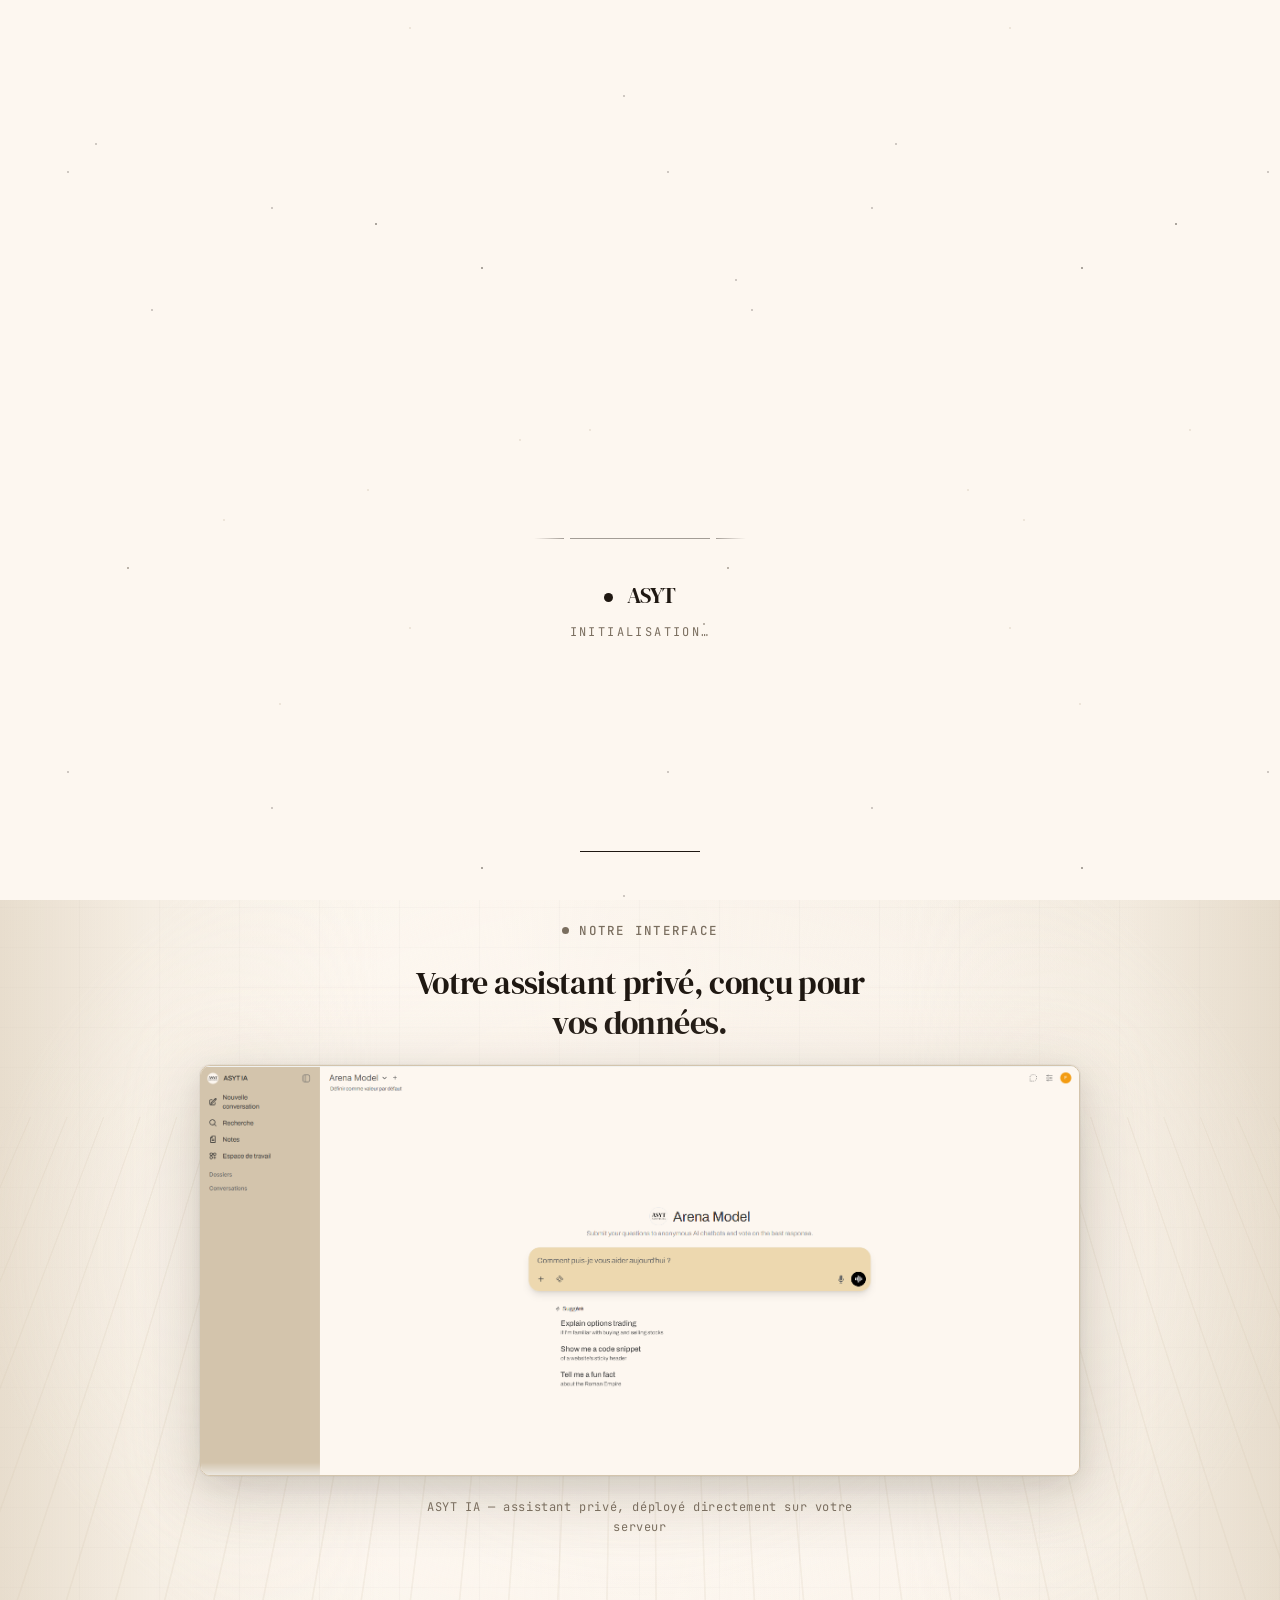
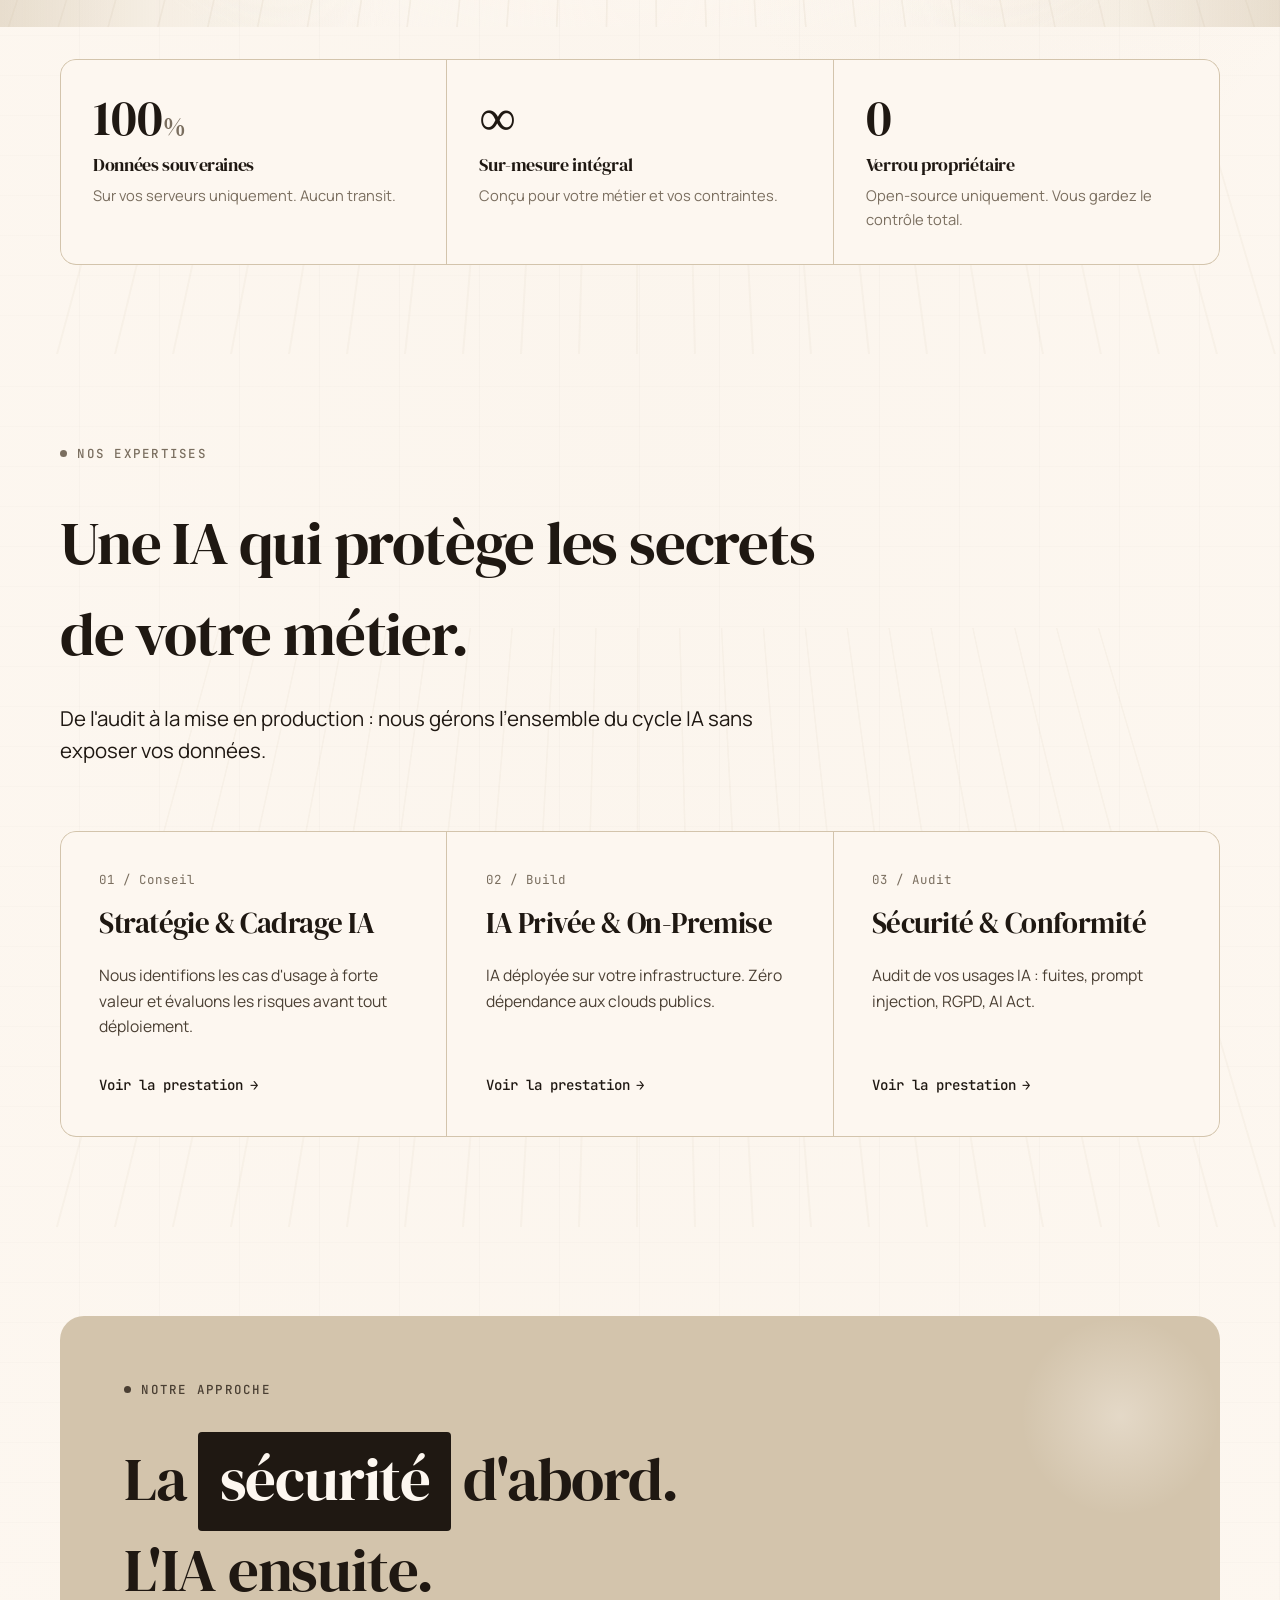
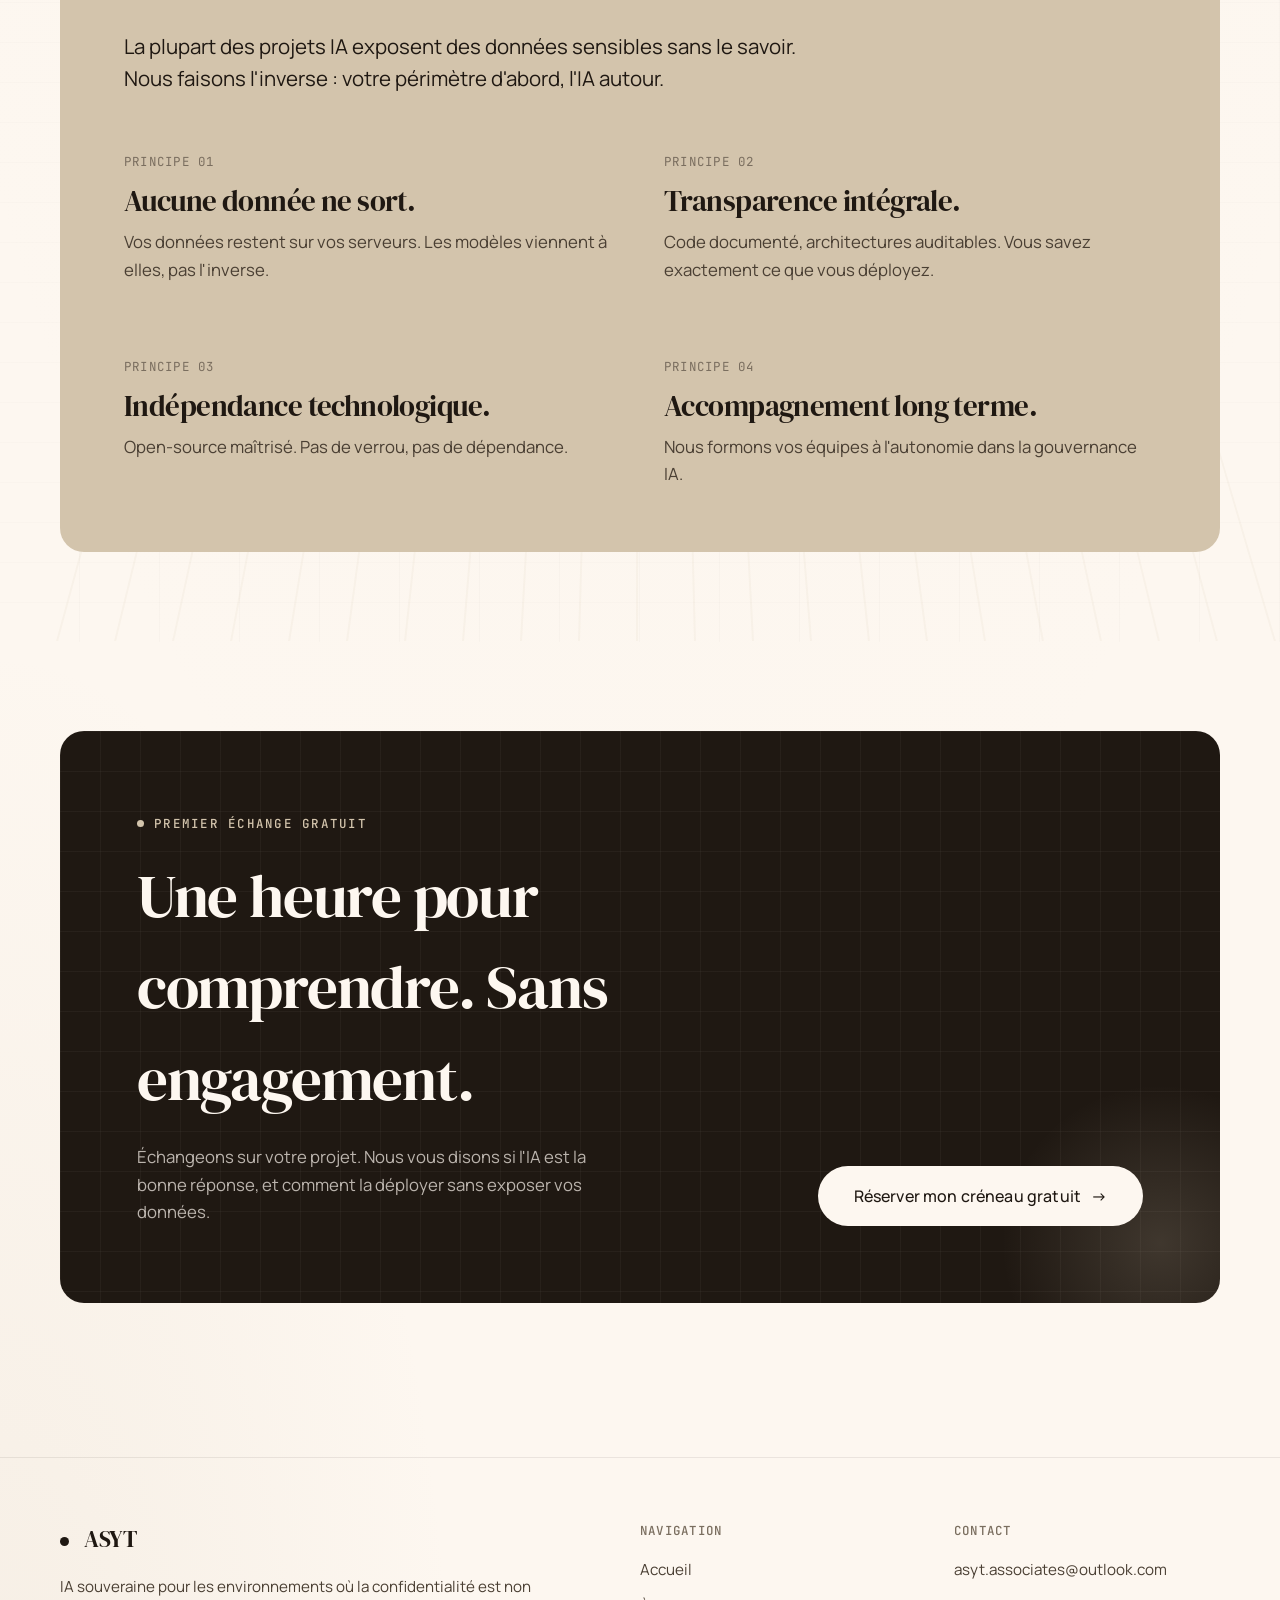
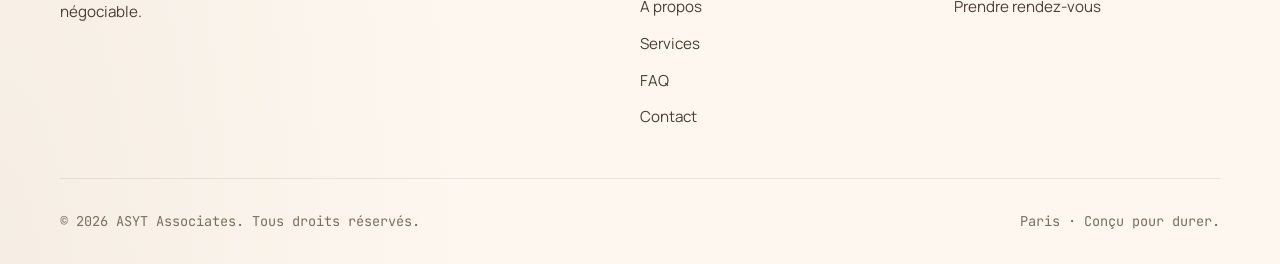
<file: index.html>
<!DOCTYPE html>
<html lang="fr">
<head>
<meta charset="UTF-8">
<meta name="viewport" content="width=device-width, initial-scale=1.0">
<title>ASYT — L'IA souveraine pour vos données sensibles</title>
<meta name="description" content="ASYT Associates conçoit des intelligences artificielles sécurisées et souveraines pour les entreprises et entrepreneurs travaillant avec des données sensibles.">
<link rel="preconnect" href="https://fonts.googleapis.com">
<link rel="preconnect" href="https://fonts.gstatic.com" crossorigin>
<link rel="stylesheet" href="styles.css">
<link rel="icon" type="image/png" href="asyt-logo.png">
<meta property="og:type" content="website">
<meta property="og:title" content="ASYT Associates — L'IA souveraine pour vos données sensibles">
<meta property="og:description" content="ASYT Associates conçoit des intelligences artificielles sécurisées et 100% locales pour les organisations qui manipulent des données sensibles.">
<meta property="og:image" content="asyt-logo.png">
<meta name="twitter:card" content="summary_large_image">
<meta name="twitter:image" content="asyt-logo.png">
</head>
<body>
<canvas id="data-canvas" aria-hidden="true"></canvas>
<!-- Preloader -->
<div class="preloader" id="preloader" aria-hidden="true">
  <div class="launch-scene">
    <div class="launch-platform"></div>
    <div class="launch-shockwave"></div>
    <div class="launch-trail"></div>
    <div class="launch-craft">
      <svg viewBox="0 0 64 88" xmlns="http://www.w3.org/2000/svg" fill="none">
        <!-- Corps principal du vaisseau -->
        <path d="M32 4 L48 44 L48 72 L32 80 L16 72 L16 44 Z" fill="#1F1812"/>
        <!-- Nez chromé -->
        <path d="M32 4 L40 28 L32 24 L24 28 Z" fill="#D3C4AC"/>
        <!-- Hublot -->
        <circle cx="32" cy="42" r="6" fill="#FDF7F0"/>
        <circle cx="32" cy="42" r="3" fill="#D3C4AC"/>
        <!-- Ailettes latérales -->
        <path d="M16 60 L8 76 L16 72 Z" fill="#1F1812"/>
        <path d="M48 60 L56 76 L48 72 Z" fill="#1F1812"/>
        <!-- Détail central -->
        <rect x="30" y="56" width="4" height="14" fill="#D3C4AC" opacity="0.5"/>
        <!-- Tuyère -->
        <path d="M22 72 L28 80 L36 80 L42 72 Z" fill="#4A3F33"/>
      </svg>
    </div>
  </div>
  <div class="preloader-text">
    <div class="brand">
      <span style="display:inline-block; width:9px; height:9px; border-radius:50%; background:#1F1812; margin-right:8px; transform:translateY(-1px);"></span>ASYT
    </div>
    <div class="tagline">Initialisation…</div>
  </div>
  <div class="preloader-progress"></div>
</div>



<script>
(function() {
  var preloader = document.getElementById('preloader');
  if (!preloader) return;
  
  // Détecter si c'est la première visite ou une navigation interne
  var isFirstVisit = !sessionStorage.getItem('asyt-visited');
  var totalDuration = isFirstVisit ? 3800 : 1100;
  
  // Marquer comme visité
  sessionStorage.setItem('asyt-visited', '1');
  
  // Appliquer une animation accélérée si ce n'est pas la première visite
  if (!isFirstVisit) {
    preloader.classList.add('preloader-fast');
  }
  
  function hidePreloader() {
    preloader.classList.add('is-hidden');
    setTimeout(function() { 
      if (preloader.parentNode) preloader.remove(); 
    }, 800);
    document.body.style.overflow = '';
  }
  
  document.body.style.overflow = 'hidden';
  
  if (document.readyState === 'complete') {
    setTimeout(hidePreloader, totalDuration);
  } else {
    window.addEventListener('load', function() {
      setTimeout(hidePreloader, totalDuration);
    });
  }
  // Sécurité : retirer après 6s max
  setTimeout(hidePreloader, 6000);
})();
</script>

<header class="site-header">
  <div class="container">
    <a href="index.html" class="logo" aria-label="ASYT Associates - Accueil">
      <span class="mark"></span>ASYT
    </a>
    <nav class="nav" id="primary-nav">
      <a href="index.html" class="active">Accueil</a>
      <a href="a-propos.html">À propos</a>
      <a href="services.html">Services</a>
      <a href="faq.html">FAQ</a>
      <a href="contact.html">Contact</a>
      <div class="lang-switch">
        <a href="index.html" class="lang active">FR</a>
        <span class="lang-sep">/</span>
        <a href="index-en.html" class="lang">EN</a>
      </div>
    </nav>
    <button class="menu-toggle" aria-label="Menu" aria-controls="primary-nav" aria-expanded="false" onclick="this.setAttribute('aria-expanded', this.getAttribute('aria-expanded') === 'true' ? 'false' : 'true'); document.getElementById('primary-nav').classList.toggle('open');">
      <span></span><span></span><span></span>
    </button>
  </div>
</header>

<main>

  <!-- HERO -->
  <section class="hero">
    <div class="container">
      <div class="hero-grid">
        <div>
          <span class="eyebrow rise rise-1">IA Sécurisée · Sur Mesure</span>
          <h1 class="rise rise-2">
            L'intelligence artificielle, sans compromis sur vos <span class="highlight">données.</span>
          </h1>
          <div class="hero-actions rise rise-4">
            <a href="services.html" class="btn btn-primary">
              Voir nos services
              <span class="arrow">→</span>
            </a>
            <a href="contact.html" class="btn btn-ghost">Parler à un expert</a>
          </div>
        </div>
        <div class="hero-side rise rise-3">
          <img src="asyt-logo.png" alt="ASYT Associates" class="hero-logo">
          <div class="hero-meta">
            <p class="lead">
              IA privée et locale pour les secteurs où les données ne peuvent pas sortir de votre périmètre : finance, santé, droit, défense, recherche.
            </p>
            <p>
              Pas de cloud public. Pas de données qui transitent.
            </p>
          </div>
        </div>
      </div>
    </div>
  </section>

  <!-- INTERFACE PRODUIT -->
  <section class="product-hero">
    <div class="product-backdrop" aria-hidden="true"></div>
    <div class="container">
      <div class="product-showcase reveal">
        <span class="eyebrow">Notre interface</span>
        <h2 class="product-heading">Votre assistant privé,
          conçu pour vos données.</h2>
        <div class="product-stage">
          <figure class="product-img-frame">
            <img src="interface-asyt.png"
                 alt="Interface de l'assistant IA privé ASYT"
                 loading="lazy">
          </figure>
        </div>
        <p class="product-tagline">ASYT IA — assistant privé, déployé directement sur votre serveur</p>
      </div>
    </div>
  </section>

  <!-- STATS -->
  <section style="padding-top: 2rem;">
    <div class="container">
      <div class="stats reveal">
        <div class="stat">
          <div class="num">100<span class="small">%</span></div>
          <h4>Données souveraines</h4>
          <p>Sur vos serveurs uniquement. Aucun transit.</p>
        </div>
        <div class="stat">
          <div class="num">∞</div>
          <h4>Sur-mesure intégral</h4>
          <p>Conçu pour votre métier et vos contraintes.</p>
        </div>
        <div class="stat">
          <div class="num">0</div>
          <h4>Verrou propriétaire</h4>
          <p>Open-source uniquement. Vous gardez le contrôle total.</p>
        </div>
      </div>
    </div>
  </section>

  <!-- SERVICES PREVIEW -->
  <section>
    <div class="container">
      <div class="section-head reveal">
        <span class="eyebrow">Nos expertises</span>
        <h2>Une IA qui protège les secrets de votre métier.</h2>
        <p class="lead">De l'audit à la mise en production : nous gérons l'ensemble du cycle IA sans exposer vos données.</p>
      </div>

      <div class="services-grid reveal">
        <article class="service-card">
          <span class="num">01 / Conseil</span>
          <h3>Stratégie & Cadrage IA</h3>
          <p>Nous identifions les cas d'usage à forte valeur et évaluons les risques avant tout déploiement.</p>
          <a href="services.html#strategie" class="more">Voir la prestation</a>
        </article>
        <article class="service-card">
          <span class="num">02 / Build</span>
          <h3>IA Privée & On-Premise</h3>
          <p>IA déployée sur votre infrastructure. Zéro dépendance aux clouds publics.</p>
          <a href="services.html#on-premise" class="more">Voir la prestation</a>
        </article>
        <article class="service-card">
          <span class="num">03 / Audit</span>
          <h3>Sécurité & Conformité</h3>
          <p>Audit de vos usages IA : fuites, prompt injection, RGPD, AI Act.</p>
          <a href="services.html#audit" class="more">Voir la prestation</a>
        </article>
      </div>
    </div>
  </section>

  <!-- APPROCHE -->
  <section>
    <div class="container">
      <div class="band reveal">
        <div class="section-head" style="margin-bottom: 1rem;">
          <span class="eyebrow" style="color: var(--ink-soft);">Notre approche</span>
          <h2>La <span class="highlight">sécurité</span> d'abord.<br>L'IA ensuite.</h2>
        </div>
        <p class="lead" style="max-width: 60ch;">
          La plupart des projets IA exposent des données sensibles sans le savoir. Nous faisons l'inverse : votre périmètre d'abord, l'IA autour.
        </p>
        <div class="values-list">
          <div class="value-item">
            <div class="num">PRINCIPE 01</div>
            <h3>Aucune donnée ne sort.</h3>
            <p>Vos données restent sur vos serveurs. Les modèles viennent à elles, pas l'inverse.</p>
          </div>
          <div class="value-item">
            <div class="num">PRINCIPE 02</div>
            <h3>Transparence intégrale.</h3>
            <p>Code documenté, architectures auditables. Vous savez exactement ce que vous déployez.</p>
          </div>
          <div class="value-item">
            <div class="num">PRINCIPE 03</div>
            <h3>Indépendance technologique.</h3>
            <p>Open-source maîtrisé. Pas de verrou, pas de dépendance.</p>
          </div>
          <div class="value-item">
            <div class="num">PRINCIPE 04</div>
            <h3>Accompagnement long terme.</h3>
            <p>Nous formons vos équipes à l'autonomie dans la gouvernance IA.</p>
          </div>
        </div>
      </div>
    </div>
  </section>

  <!-- CTA -->
  <section>
    <div class="container">
      <div class="cta-block reveal">
        <div>
          <span class="eyebrow">Premier échange gratuit</span>
          <h2 style="margin-top: 1rem;">Une heure pour comprendre. Sans engagement.</h2>
          <p style="margin-top: 1.2rem; max-width: 50ch;">Échangeons sur votre projet. Nous vous disons si l'IA est la bonne réponse, et comment la déployer sans exposer vos données.</p>
        </div>
        <a href="https://calendly.com/asyt-associates/new-meeting" target="_blank" rel="noopener" class="btn btn-primary">
          Réserver mon créneau gratuit
          <span class="arrow">→</span>
        </a>
      </div>
    </div>
  </section>

</main>

<footer class="site-footer">
  <div class="container">
    <div class="footer-grid">
      <div class="footer-brand">
        <div class="logo">
          <span class="mark"></span>ASYT
        </div>
        <p>IA souveraine pour les environnements où la confidentialité est non négociable.</p>
      </div>
      <div class="footer-col">
        <h5>Navigation</h5>
        <ul>
          <li><a href="index.html">Accueil</a></li>
          <li><a href="a-propos.html">À propos</a></li>
          <li><a href="services.html">Services</a></li>
          <li><a href="faq.html">FAQ</a></li>
          <li><a href="contact.html">Contact</a></li>
        </ul>
      </div>
      <div class="footer-col">
        <h5>Contact</h5>
        <ul>
          <li><a href="mailto:asyt.associates@outlook.com">asyt.associates@outlook.com</a></li>
          <li><a href="https://calendly.com/asyt-associates/new-meeting" target="_blank" rel="noopener">Prendre rendez-vous</a></li>
        </ul>
      </div>
    </div>
    <div class="footer-bottom">
      <span>© 2026 ASYT Associates. Tous droits réservés.</span>
      <span>Paris · Conçu pour durer.</span>
    </div>
  </div>
</footer>

<script src="script.js"></script>
</body>
</html>
</file>
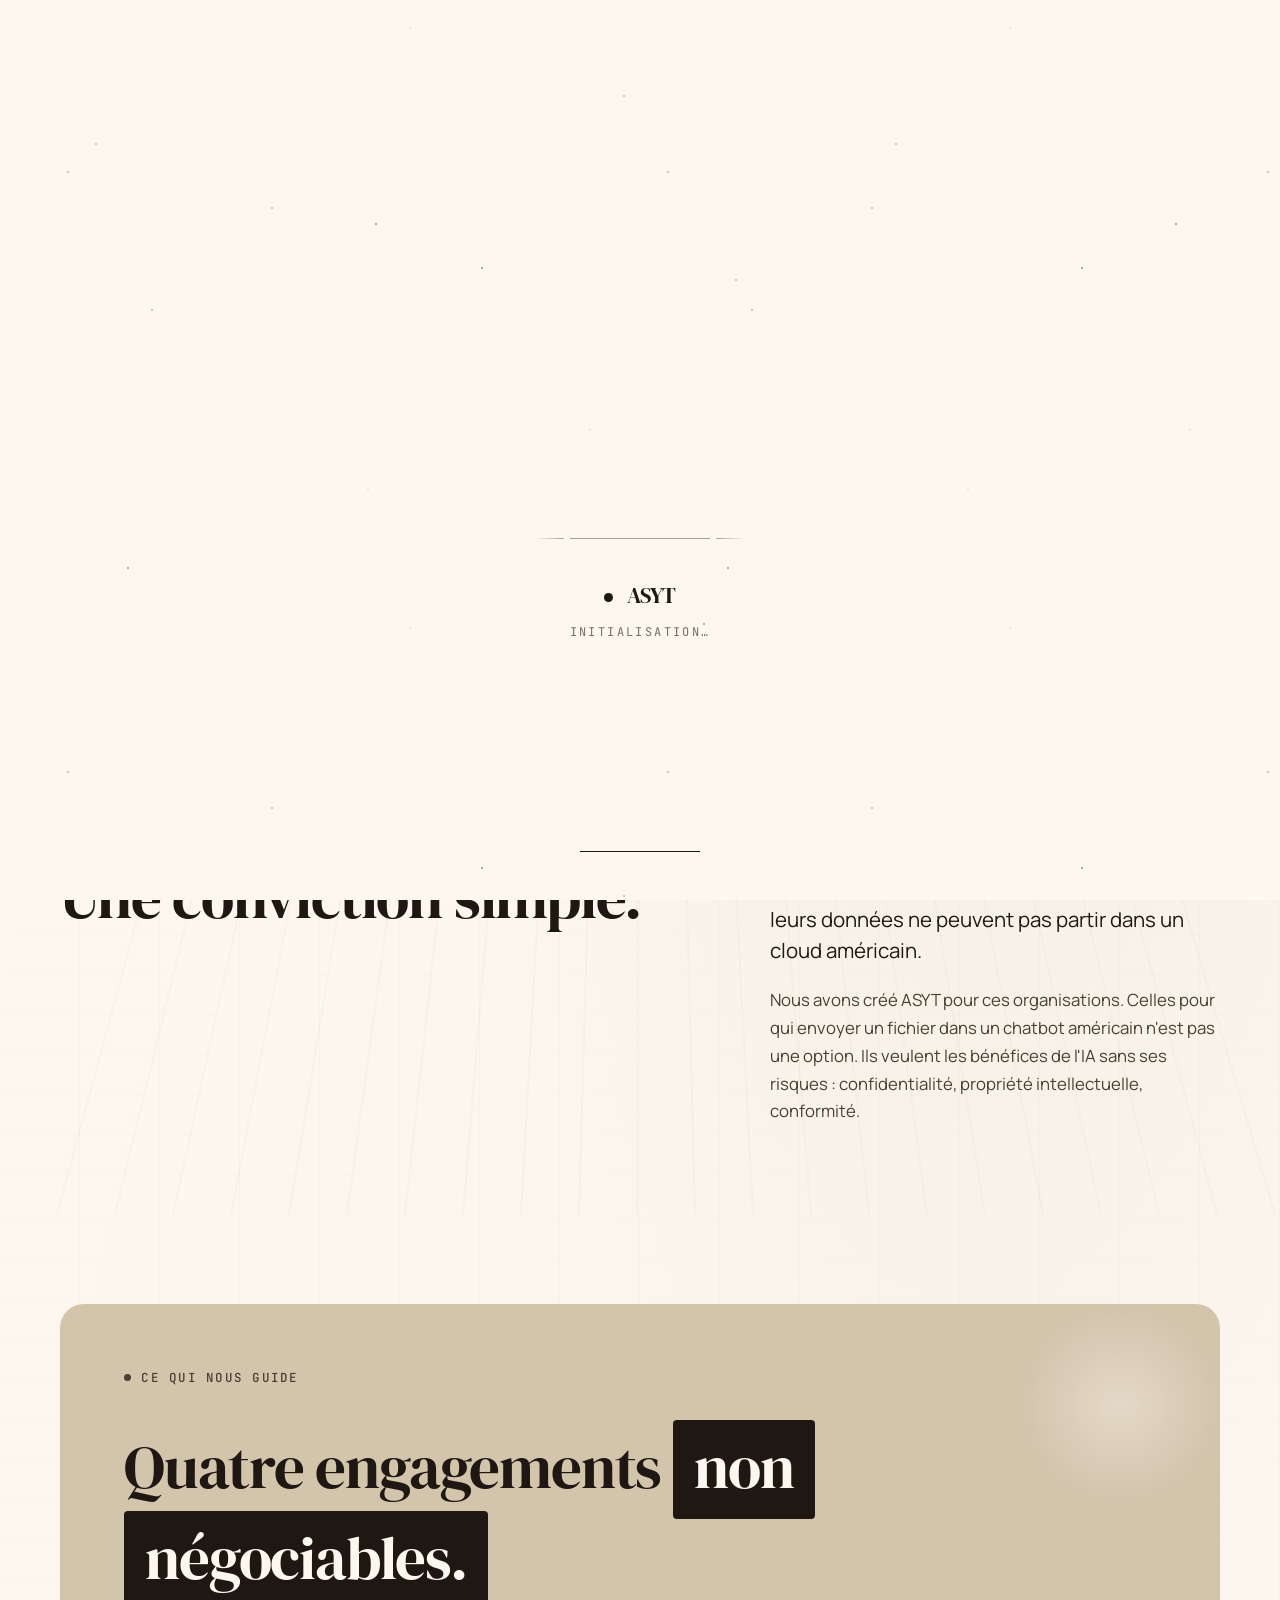
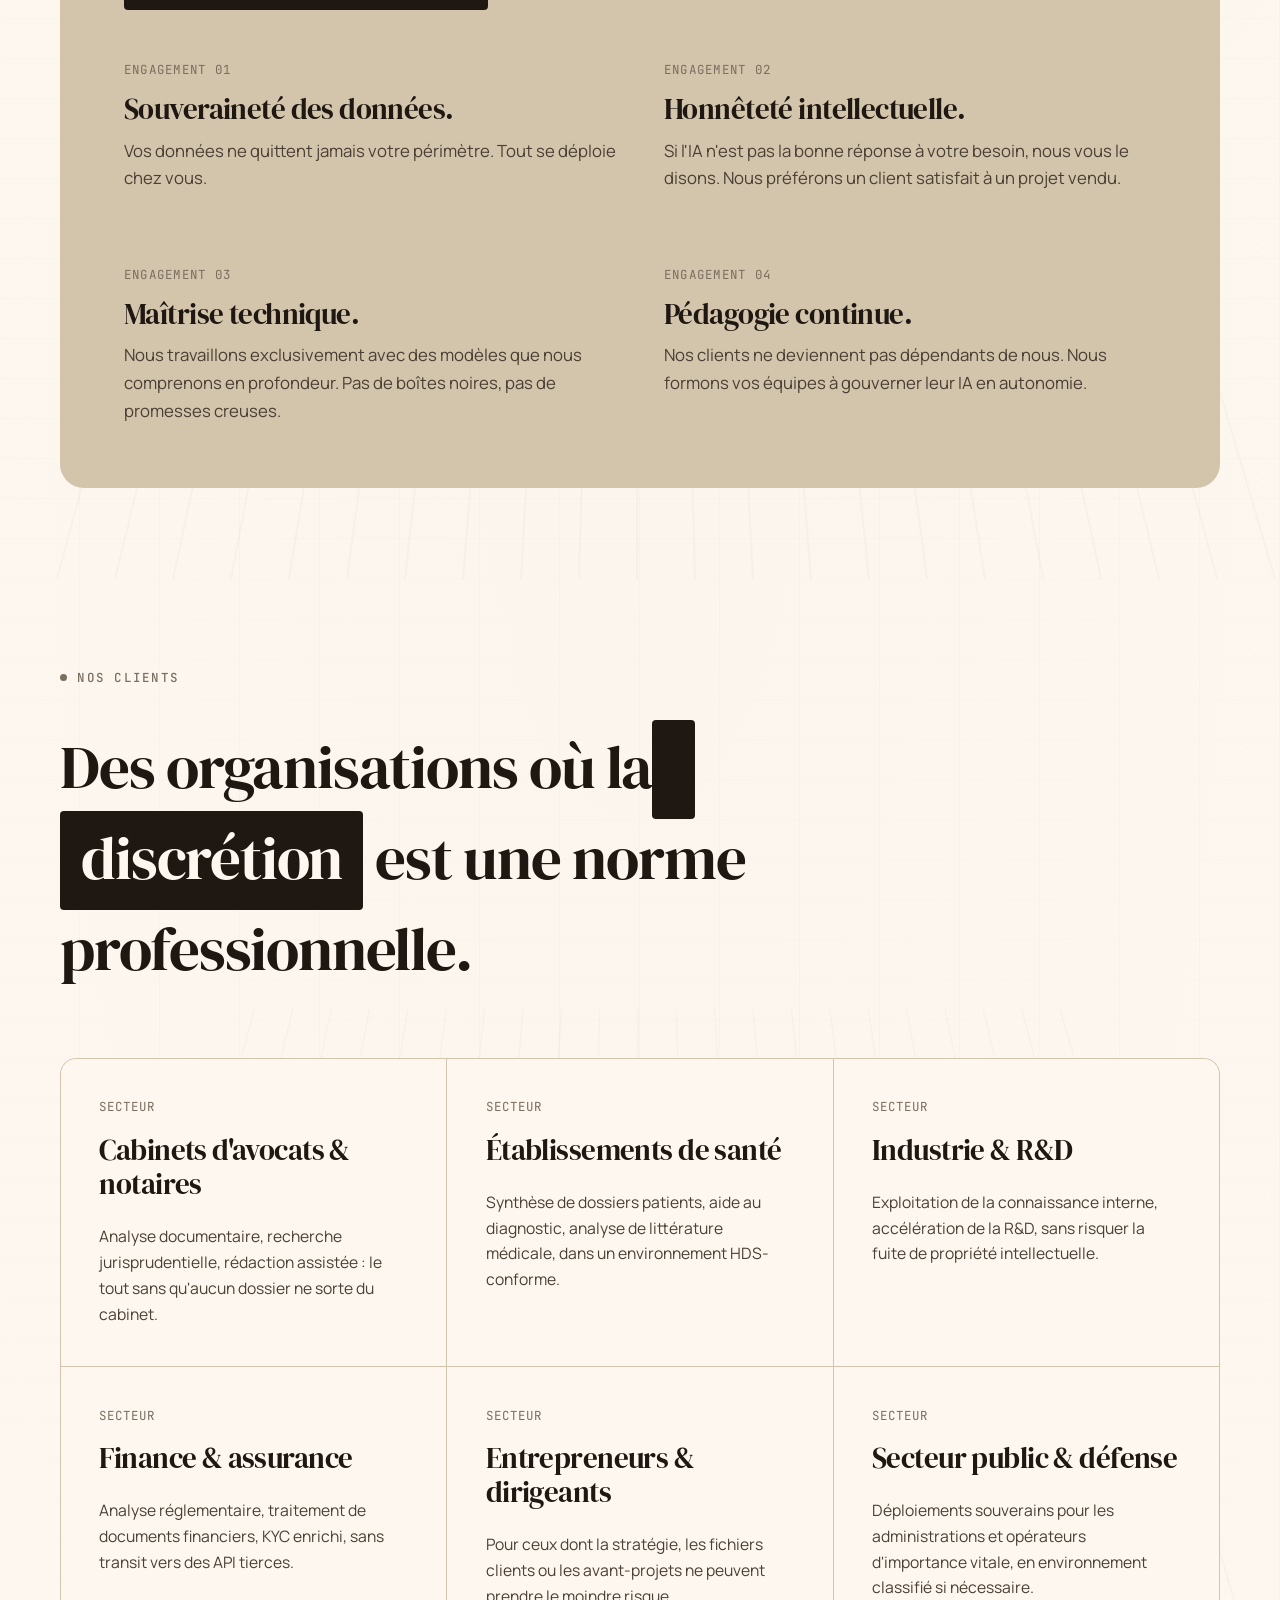
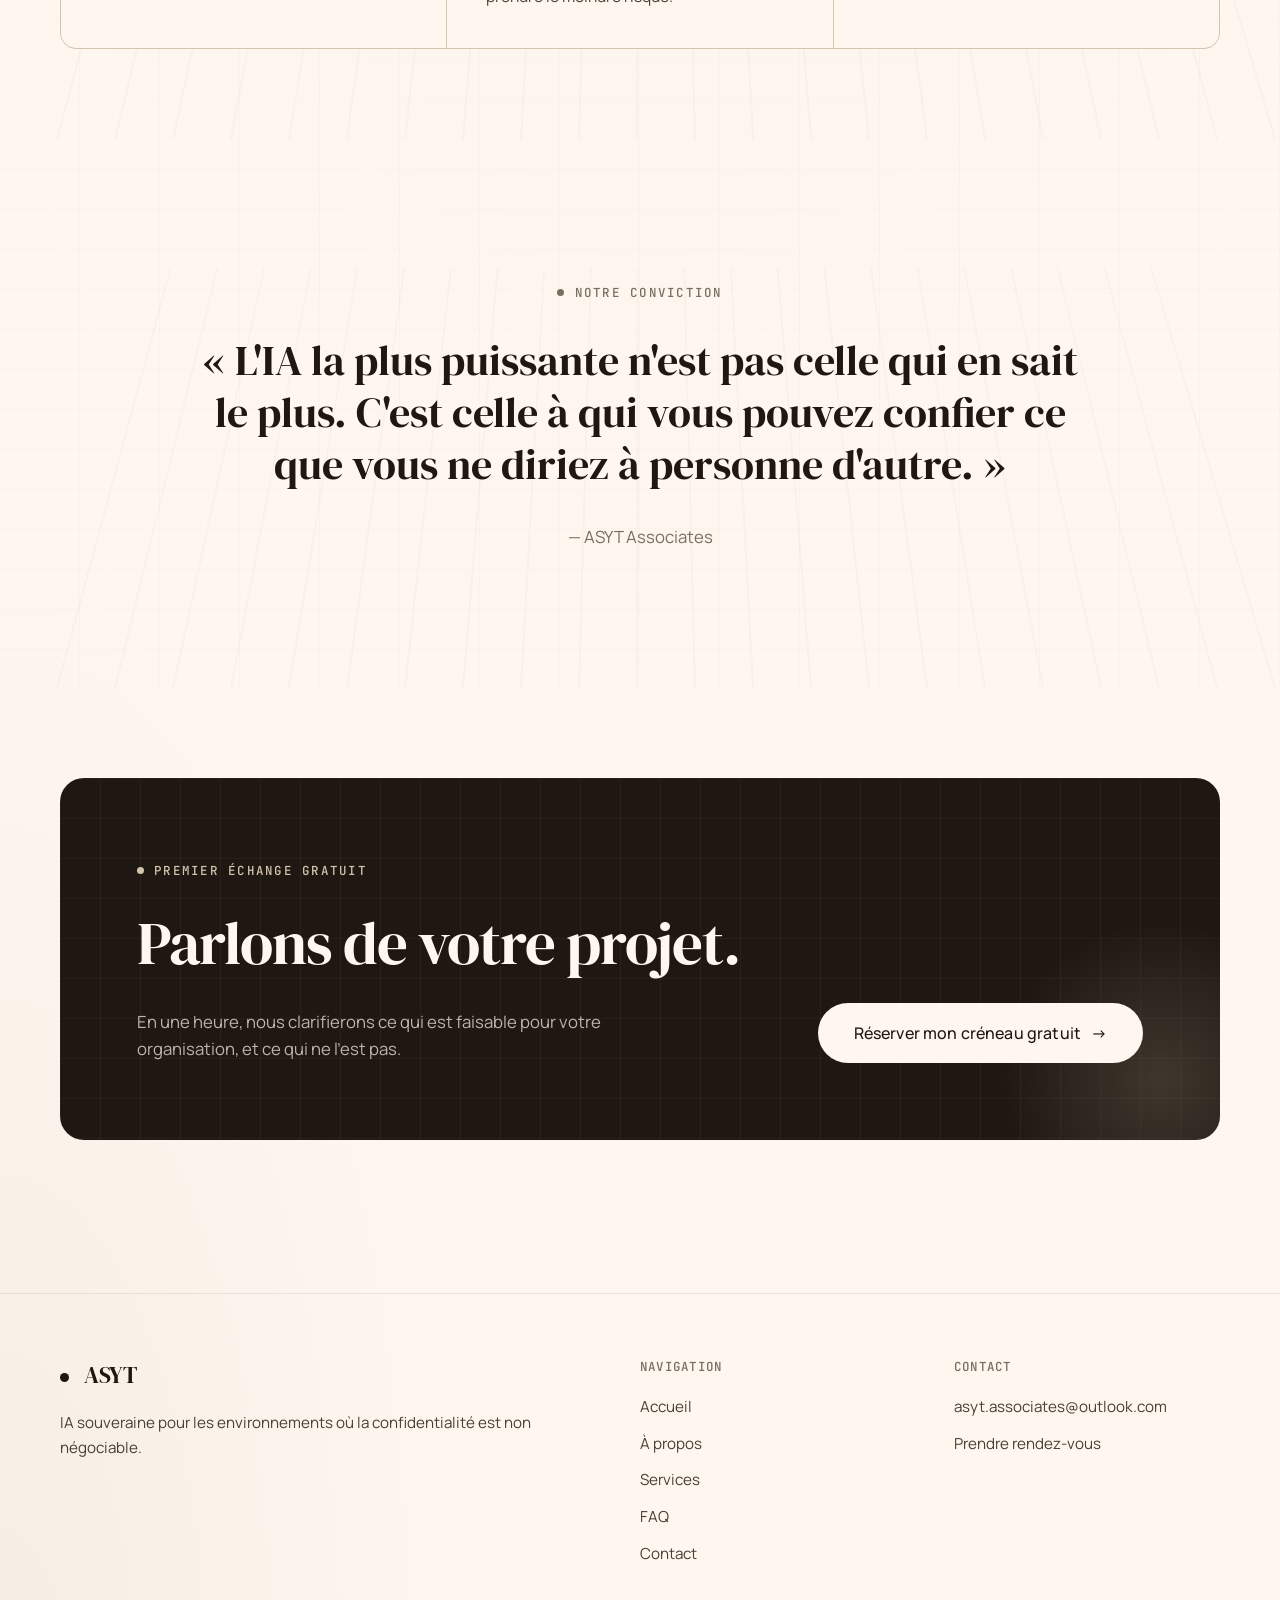
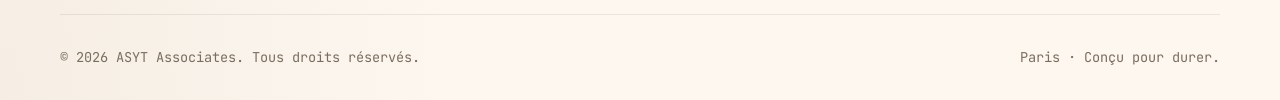
<file: a-propos.html>
<!DOCTYPE html>
<html lang="fr">
<head>
<meta charset="UTF-8">
<meta name="viewport" content="width=device-width, initial-scale=1.0">
<title>À propos — ASYT</title>
<meta name="description" content="ASYT Associates est un cabinet de conseil et d'ingénierie spécialisé dans le déploiement d'intelligences artificielles sécurisées pour les organisations sensibles.">
<link rel="preconnect" href="https://fonts.googleapis.com">
<link rel="preconnect" href="https://fonts.gstatic.com" crossorigin>
<link rel="stylesheet" href="styles.css">
<link rel="icon" type="image/png" href="asyt-logo.png">
<meta property="og:type" content="website">
<meta property="og:title" content="ASYT Associates — L'IA souveraine pour vos données sensibles">
<meta property="og:description" content="ASYT Associates conçoit des intelligences artificielles sécurisées et 100% locales pour les organisations qui manipulent des données sensibles.">
<meta property="og:image" content="asyt-logo.png">
<meta name="twitter:card" content="summary_large_image">
<meta name="twitter:image" content="asyt-logo.png">
</head>
<body>
<canvas id="data-canvas" aria-hidden="true"></canvas>
<!-- Preloader -->
<div class="preloader" id="preloader" aria-hidden="true">
  <div class="launch-scene">
    <div class="launch-platform"></div>
    <div class="launch-shockwave"></div>
    <div class="launch-trail"></div>
    <div class="launch-craft">
      <svg viewBox="0 0 64 88" xmlns="http://www.w3.org/2000/svg" fill="none">
        <!-- Corps principal du vaisseau -->
        <path d="M32 4 L48 44 L48 72 L32 80 L16 72 L16 44 Z" fill="#1F1812"/>
        <!-- Nez chromé -->
        <path d="M32 4 L40 28 L32 24 L24 28 Z" fill="#D3C4AC"/>
        <!-- Hublot -->
        <circle cx="32" cy="42" r="6" fill="#FDF7F0"/>
        <circle cx="32" cy="42" r="3" fill="#D3C4AC"/>
        <!-- Ailettes latérales -->
        <path d="M16 60 L8 76 L16 72 Z" fill="#1F1812"/>
        <path d="M48 60 L56 76 L48 72 Z" fill="#1F1812"/>
        <!-- Détail central -->
        <rect x="30" y="56" width="4" height="14" fill="#D3C4AC" opacity="0.5"/>
        <!-- Tuyère -->
        <path d="M22 72 L28 80 L36 80 L42 72 Z" fill="#4A3F33"/>
      </svg>
    </div>
  </div>
  <div class="preloader-text">
    <div class="brand">
      <span style="display:inline-block; width:9px; height:9px; border-radius:50%; background:#1F1812; margin-right:8px; transform:translateY(-1px);"></span>ASYT
    </div>
    <div class="tagline">Initialisation…</div>
  </div>
  <div class="preloader-progress"></div>
</div>



<script>
(function() {
  var preloader = document.getElementById('preloader');
  if (!preloader) return;
  
  // Détecter si c'est la première visite ou une navigation interne
  var isFirstVisit = !sessionStorage.getItem('asyt-visited');
  var totalDuration = isFirstVisit ? 3800 : 1100;
  
  // Marquer comme visité
  sessionStorage.setItem('asyt-visited', '1');
  
  // Appliquer une animation accélérée si ce n'est pas la première visite
  if (!isFirstVisit) {
    preloader.classList.add('preloader-fast');
  }
  
  function hidePreloader() {
    preloader.classList.add('is-hidden');
    setTimeout(function() { 
      if (preloader.parentNode) preloader.remove(); 
    }, 800);
    document.body.style.overflow = '';
  }
  
  document.body.style.overflow = 'hidden';
  
  if (document.readyState === 'complete') {
    setTimeout(hidePreloader, totalDuration);
  } else {
    window.addEventListener('load', function() {
      setTimeout(hidePreloader, totalDuration);
    });
  }
  // Sécurité : retirer après 6s max
  setTimeout(hidePreloader, 6000);
})();
</script>

<header class="site-header">
  <div class="container">
    <a href="index.html" class="logo">
      <span class="mark"></span>ASYT
    </a>
    <nav class="nav" id="primary-nav">
      <a href="index.html">Accueil</a>
      <a href="a-propos.html" class="active">À propos</a>
      <a href="services.html">Services</a>
      <a href="faq.html">FAQ</a>
      <a href="contact.html">Contact</a>
      <div class="lang-switch">
        <a href="a-propos.html" class="lang active">FR</a>
        <span class="lang-sep">/</span>
        <a href="about.html" class="lang">EN</a>
      </div>
    </nav>
    <button class="menu-toggle" aria-label="Menu" aria-expanded="false" onclick="this.setAttribute('aria-expanded', this.getAttribute('aria-expanded') === 'true' ? 'false' : 'true'); document.getElementById('primary-nav').classList.toggle('open');">
      <span></span><span></span><span></span>
    </button>
  </div>
</header>

<main>

  <!-- HERO -->
  <section class="page-hero">
    <div class="container">
      <span class="eyebrow rise rise-1">À propos</span>
      <h1 class="rise rise-2">L'IA pour ceux qui ne peuvent pas se permettre une <span class="highlight">fuite.</span></h1>
      <p class="lead rise rise-3">Cabinet d'ingénierie IA spécialisé : nous déployons l'intelligence artificielle pour les organisations qui traitent des données sensibles, sans jamais les exposer.</p>
    </div>
  </section>

  <!-- NOTRE HISTOIRE -->
  <section>
    <div class="container">
      <div class="hero-grid">
        <div>
          <span class="eyebrow">Notre raison d'être</span>
          <h2 style="margin-top: 1rem;">Une conviction simple.</h2>
        </div>
        <div>
          <p class="lead" style="margin-bottom: 1.2rem;">Les outils IA grand public ne sont pas faits pour ceux qui traitent des données confidentielles. Avocats, médecins, industriels, entrepreneurs : leurs données ne peuvent pas partir dans un cloud américain.</p>
          <p>Nous avons créé ASYT pour ces organisations. Celles pour qui envoyer un fichier dans un chatbot américain n'est pas une option. Ils veulent les bénéfices de l'IA sans ses risques : confidentialité, propriété intellectuelle, conformité.</p>
        </div>
      </div>
    </div>
  </section>

  <!-- VALEURS -->
  <section>
    <div class="container">
      <div class="band reveal">
        <div class="section-head" style="margin-bottom: 1rem;">
          <span class="eyebrow" style="color: var(--ink-soft);">Ce qui nous guide</span>
          <h2>Quatre engagements <span class="highlight">non négociables.</span></h2>
        </div>
        <div class="values-list">
          <div class="value-item">
            <div class="num">ENGAGEMENT 01</div>
            <h3>Souveraineté des données.</h3>
            <p>Vos données ne quittent jamais votre périmètre. Tout se déploie chez vous.</p>
          </div>
          <div class="value-item">
            <div class="num">ENGAGEMENT 02</div>
            <h3>Honnêteté intellectuelle.</h3>
            <p>Si l'IA n'est pas la bonne réponse à votre besoin, nous vous le disons. Nous préférons un client satisfait à un projet vendu.</p>
          </div>
          <div class="value-item">
            <div class="num">ENGAGEMENT 03</div>
            <h3>Maîtrise technique.</h3>
            <p>Nous travaillons exclusivement avec des modèles que nous comprenons en profondeur. Pas de boîtes noires, pas de promesses creuses.</p>
          </div>
          <div class="value-item">
            <div class="num">ENGAGEMENT 04</div>
            <h3>Pédagogie continue.</h3>
            <p>Nos clients ne deviennent pas dépendants de nous. Nous formons vos équipes à gouverner leur IA en autonomie.</p>
          </div>
        </div>
      </div>
    </div>
  </section>

  <!-- POUR QUI -->
  <section>
    <div class="container">
      <div class="section-head reveal">
        <span class="eyebrow">Nos clients</span>
        <h2>Des organisations où la <span class="highlight">discrétion</span> est une norme professionnelle.</h2>
      </div>
      <div class="services-grid reveal">
        <article class="service-card">
          <span class="num">SECTEUR</span>
          <h3>Cabinets d'avocats & notaires</h3>
          <p>Analyse documentaire, recherche jurisprudentielle, rédaction assistée : le tout sans qu'aucun dossier ne sorte du cabinet.</p>
        </article>
        <article class="service-card">
          <span class="num">SECTEUR</span>
          <h3>Établissements de santé</h3>
          <p>Synthèse de dossiers patients, aide au diagnostic, analyse de littérature médicale, dans un environnement HDS-conforme.</p>
        </article>
        <article class="service-card">
          <span class="num">SECTEUR</span>
          <h3>Industrie & R&D</h3>
          <p>Exploitation de la connaissance interne, accélération de la R&D, sans risquer la fuite de propriété intellectuelle.</p>
        </article>
        <article class="service-card">
          <span class="num">SECTEUR</span>
          <h3>Finance & assurance</h3>
          <p>Analyse réglementaire, traitement de documents financiers, KYC enrichi, sans transit vers des API tierces.</p>
        </article>
        <article class="service-card">
          <span class="num">SECTEUR</span>
          <h3>Entrepreneurs & dirigeants</h3>
          <p>Pour ceux dont la stratégie, les fichiers clients ou les avant-projets ne peuvent prendre le moindre risque.</p>
        </article>
        <article class="service-card">
          <span class="num">SECTEUR</span>
          <h3>Secteur public & défense</h3>
          <p>Déploiements souverains pour les administrations et opérateurs d'importance vitale, en environnement classifié si nécessaire.</p>
        </article>
      </div>
    </div>
  </section>

  <!-- CITATION -->
  <section>
    <div class="container">
      <div class="quote-block reveal">
        <span class="eyebrow" style="justify-content: center;">Notre conviction</span>
        <p class="quote-text">
          « L'IA la plus puissante n'est pas celle qui en sait le plus. C'est celle à qui vous pouvez confier ce que vous ne diriez à personne d'autre. »
        </p>
        <p class="quote-attr">— ASYT Associates</p>
      </div>
    </div>
  </section>

  <!-- CTA -->
  <section>
    <div class="container">
      <div class="cta-block reveal">
        <div>
          <span class="eyebrow">Premier échange gratuit</span>
          <h2 style="margin-top: 1rem;">Parlons de votre projet.</h2>
          <p style="margin-top: 1.2rem; max-width: 50ch;">En une heure, nous clarifierons ce qui est faisable pour votre organisation, et ce qui ne l'est pas.</p>
        </div>
        <a href="https://calendly.com/asyt-associates/new-meeting" target="_blank" rel="noopener" class="btn btn-primary">
          Réserver mon créneau gratuit
          <span class="arrow">→</span>
        </a>
      </div>
    </div>
  </section>

</main>

<footer class="site-footer">
  <div class="container">
    <div class="footer-grid">
      <div class="footer-brand">
        <div class="logo">
          <span class="mark"></span>ASYT
        </div>
        <p>IA souveraine pour les environnements où la confidentialité est non négociable.</p>
      </div>
      <div class="footer-col">
        <h5>Navigation</h5>
        <ul>
          <li><a href="index.html">Accueil</a></li>
          <li><a href="a-propos.html">À propos</a></li>
          <li><a href="services.html">Services</a></li>
          <li><a href="faq.html">FAQ</a></li>
          <li><a href="contact.html">Contact</a></li>
        </ul>
      </div>
      <div class="footer-col">
        <h5>Contact</h5>
        <ul>
          <li><a href="mailto:asyt.associates@outlook.com">asyt.associates@outlook.com</a></li>
          <li><a href="https://calendly.com/asyt-associates/new-meeting" target="_blank" rel="noopener">Prendre rendez-vous</a></li>
        </ul>
      </div>
    </div>
    <div class="footer-bottom">
      <span>© 2026 ASYT Associates. Tous droits réservés.</span>
      <span>Paris · Conçu pour durer.</span>
    </div>
  </div>
</footer>

<script src="script.js"></script>
</body>
</html>
</file>
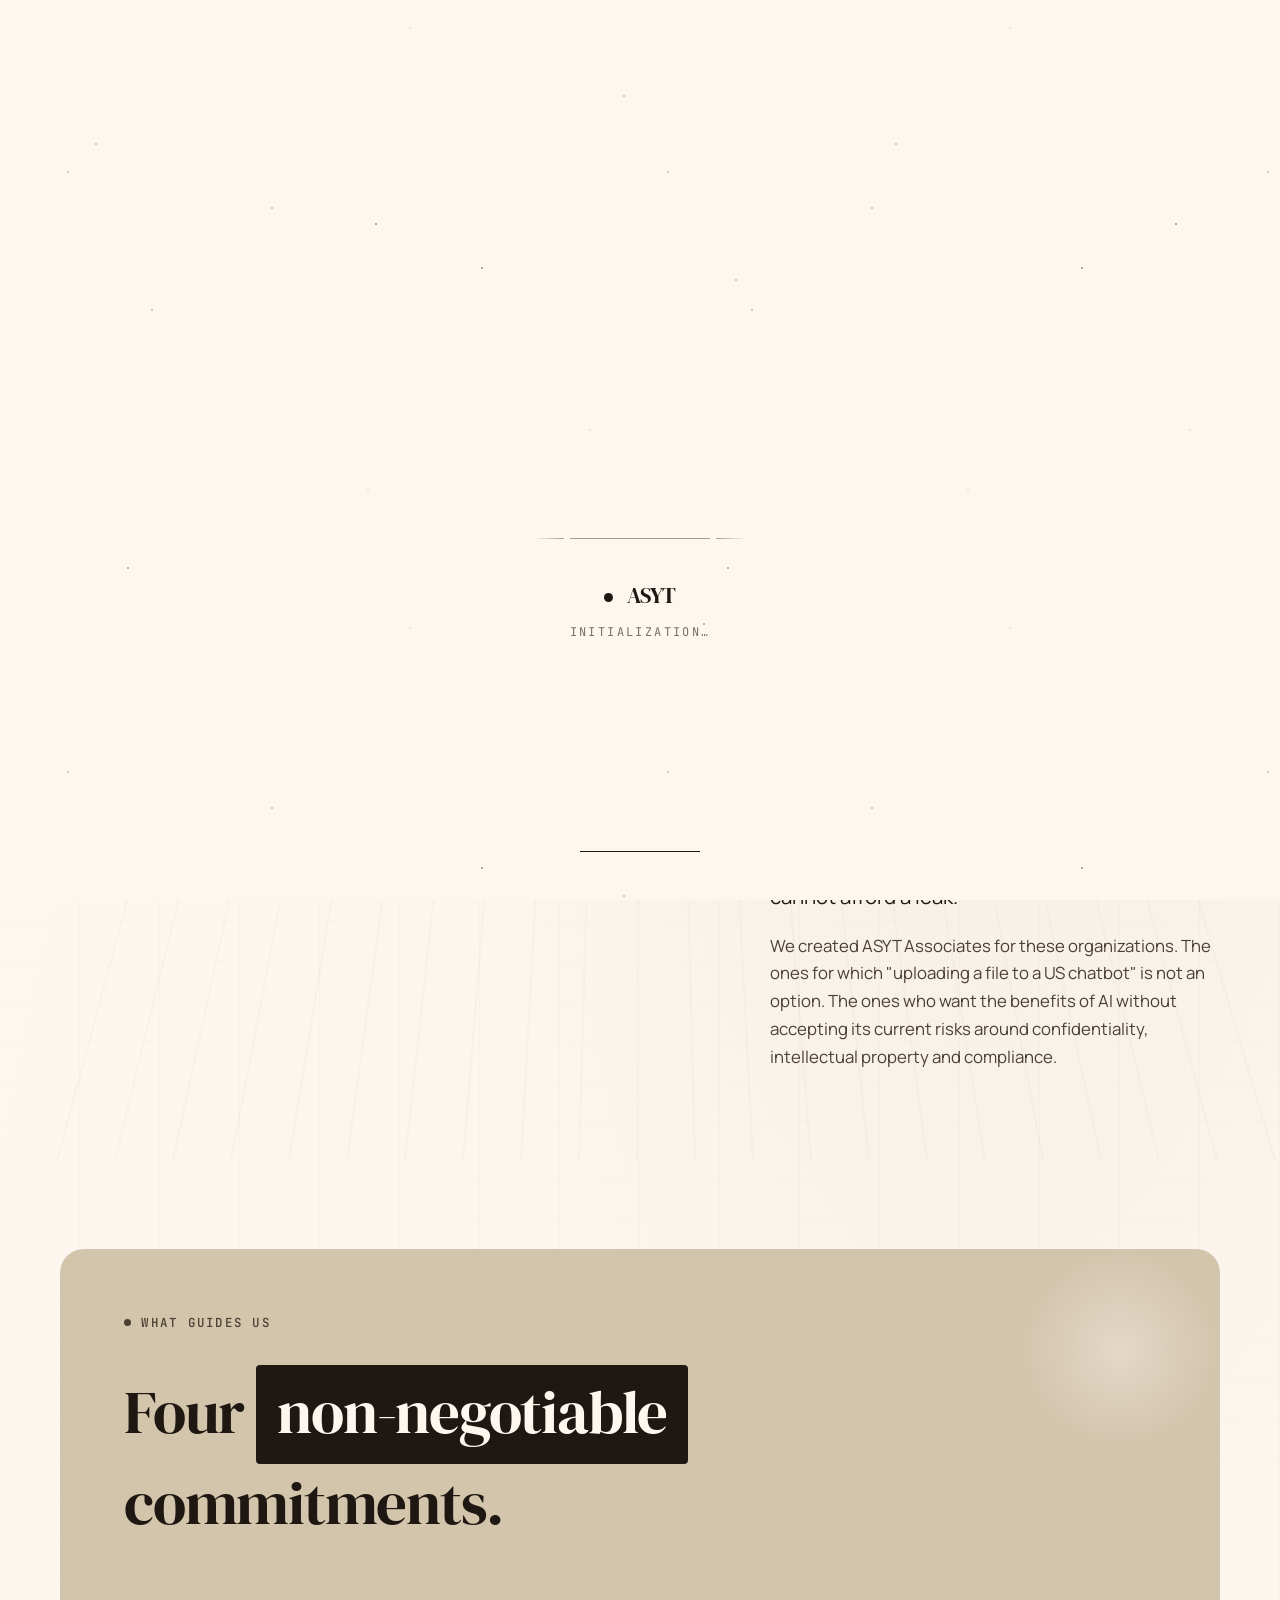
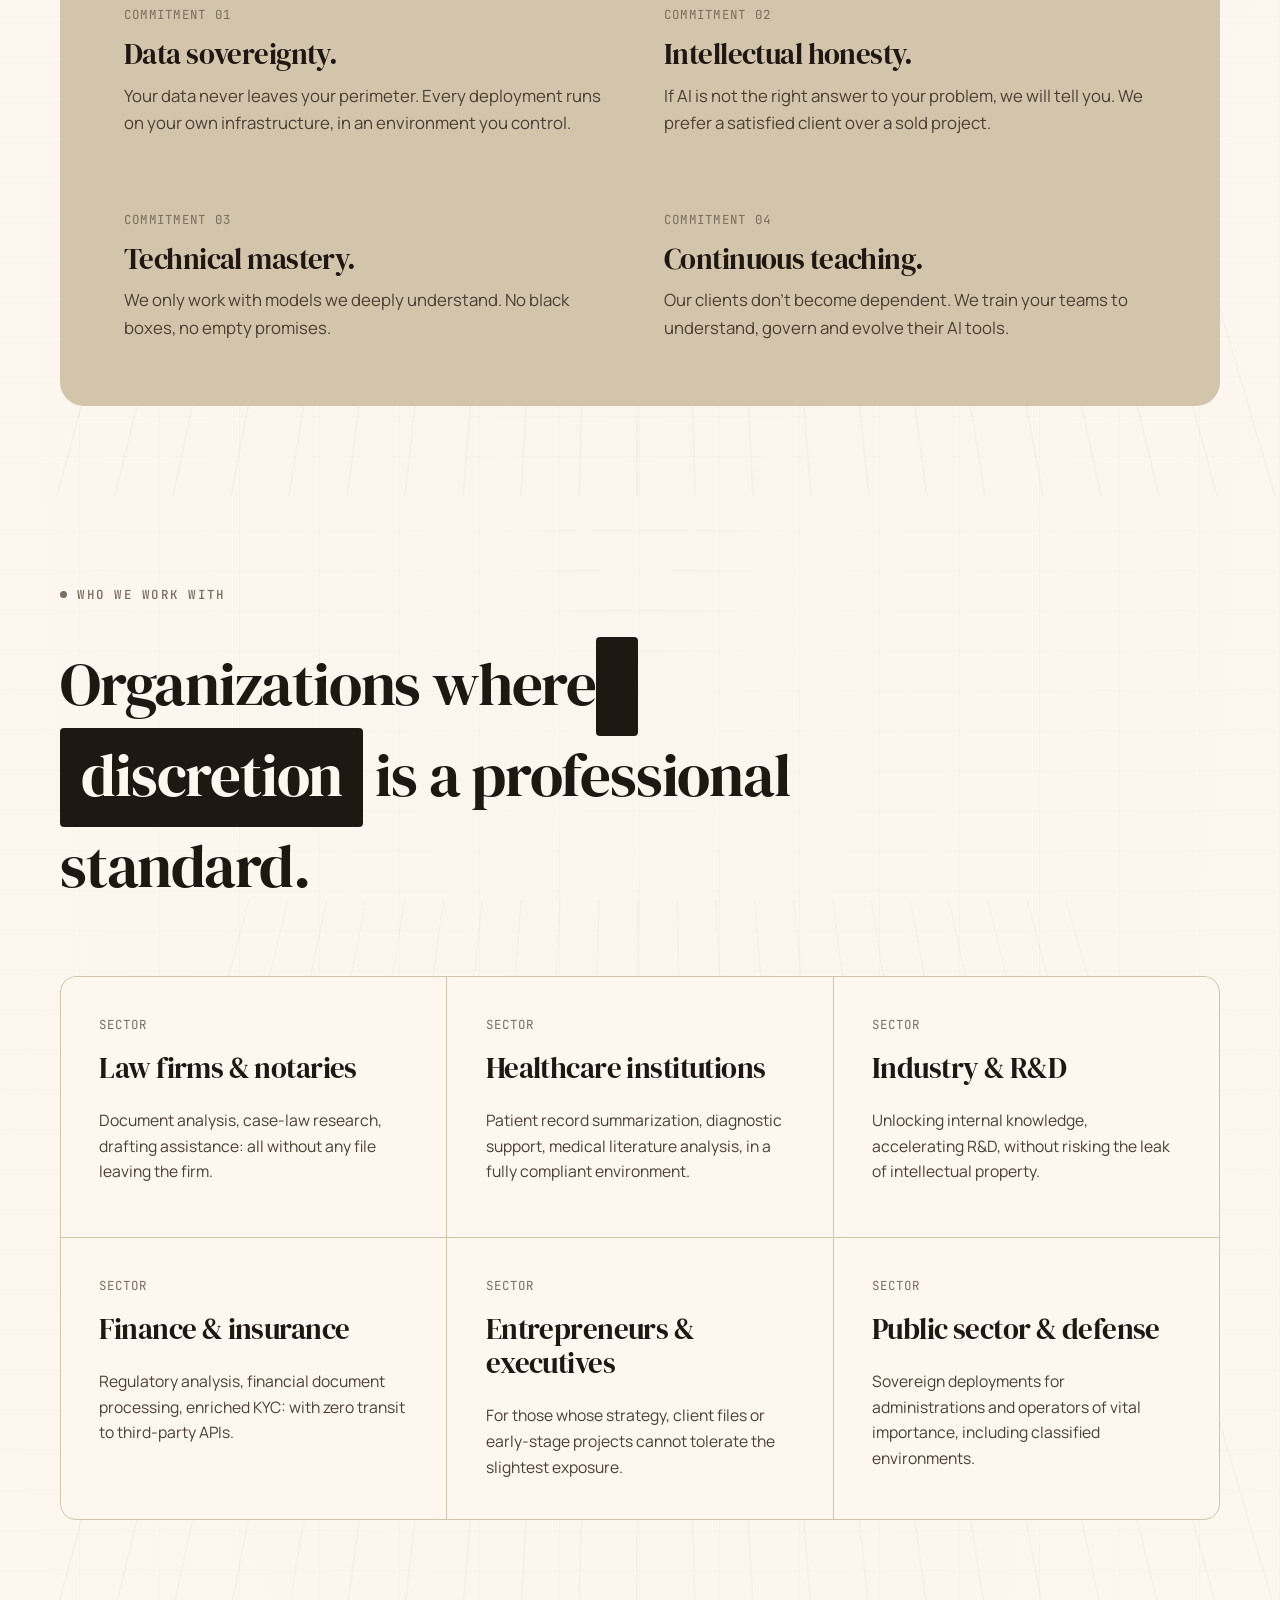
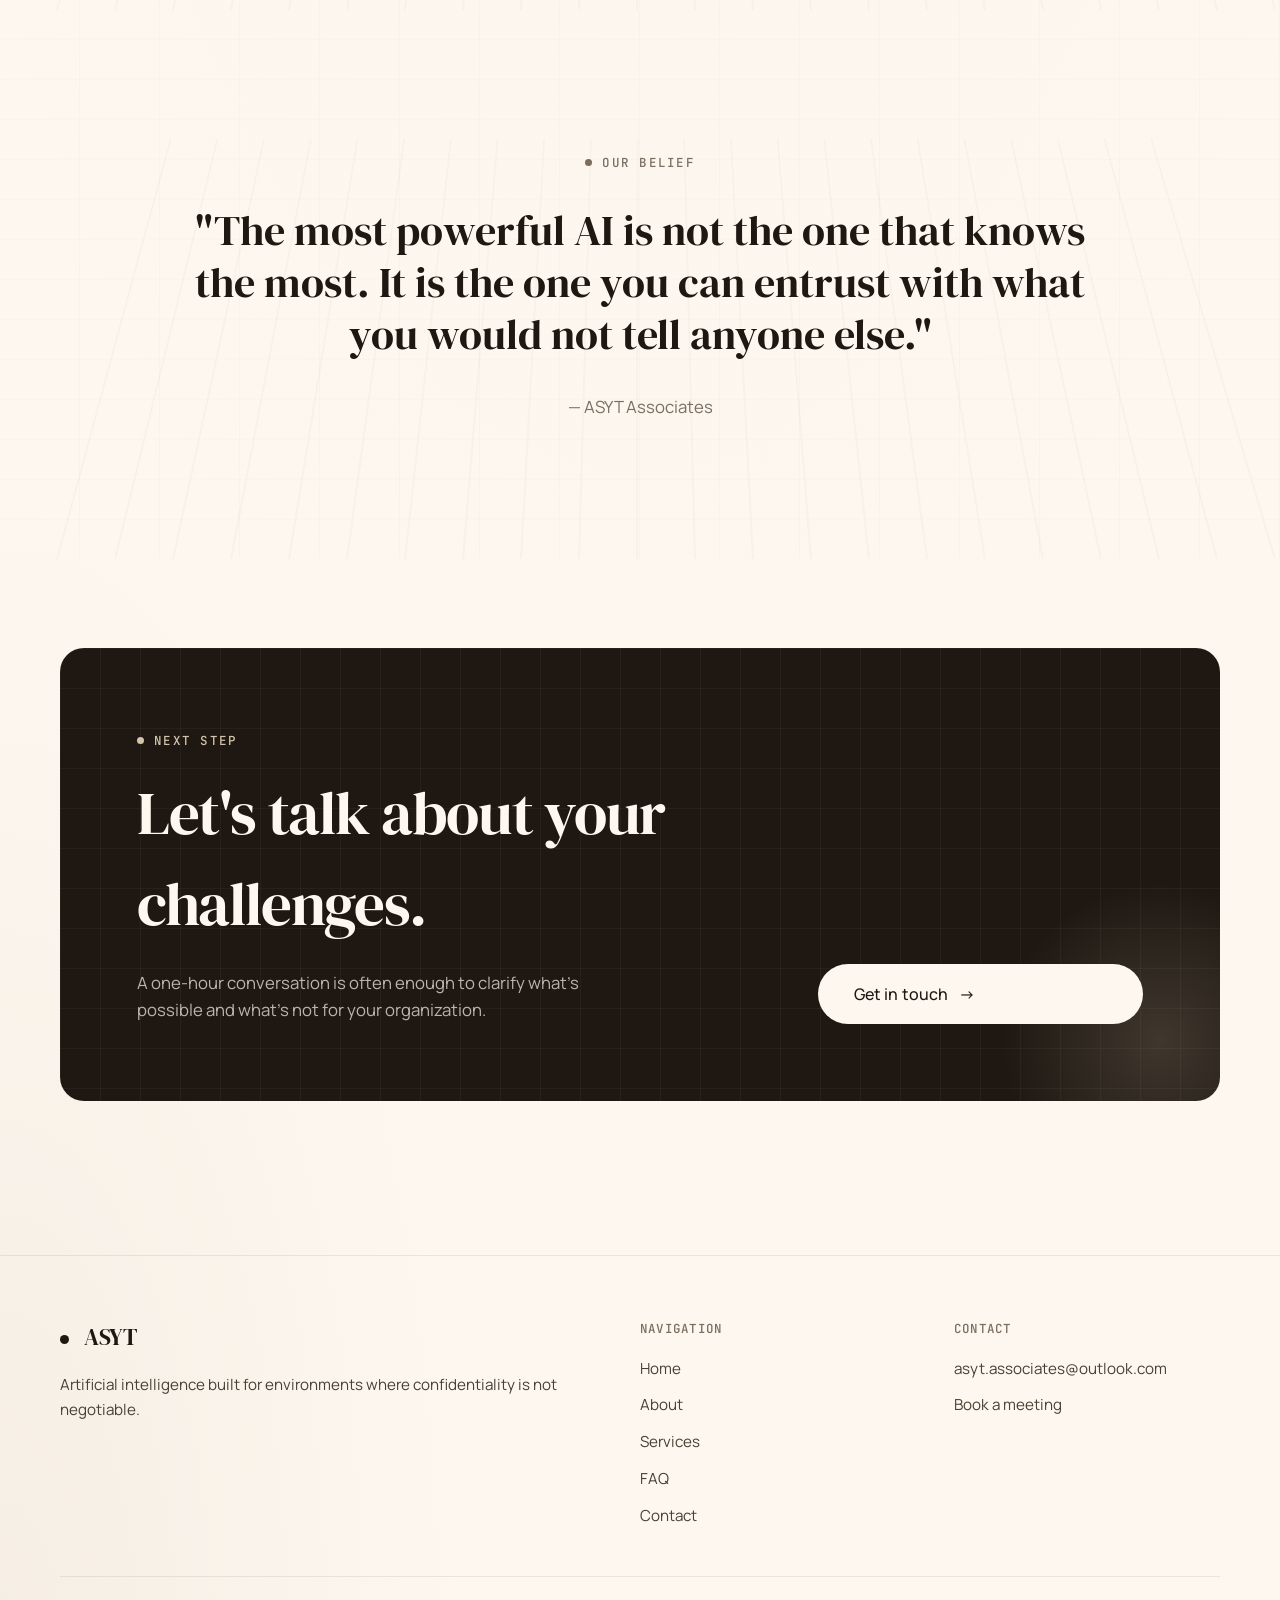
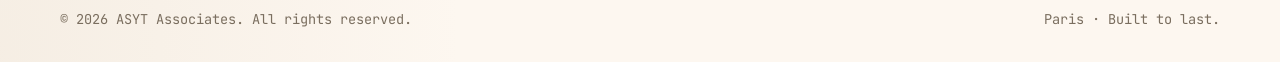
<file: about.html>
<!DOCTYPE html>
<html lang="en">
<head>
<meta charset="UTF-8">
<meta name="viewport" content="width=device-width, initial-scale=1.0">
<title>About — ASYT Associates</title>
<meta name="description" content="ASYT Associates is a consulting and engineering firm specialized in deploying secure AI for sensitive organizations.">
<link rel="preconnect" href="https://fonts.googleapis.com">
<link rel="preconnect" href="https://fonts.gstatic.com" crossorigin>
<link rel="stylesheet" href="styles.css">
<link rel="icon" type="image/png" href="asyt-logo.png">
<meta property="og:type" content="website">
<meta property="og:title" content="About — ASYT Associates">
<meta property="og:description" content="ASYT Associates is a consulting and engineering firm specialized in deploying secure AI for sensitive organizations.">
<meta property="og:image" content="asyt-logo.png">
</head>
<body>
<canvas id="data-canvas" aria-hidden="true"></canvas>
<!-- Preloader -->
<div class="preloader" id="preloader" aria-hidden="true">
  <div class="launch-scene">
    <div class="launch-platform"></div>
    <div class="launch-shockwave"></div>
    <div class="launch-trail"></div>
    <div class="launch-craft">
      <svg viewBox="0 0 64 88" xmlns="http://www.w3.org/2000/svg" fill="none">
        <!-- Corps principal du vaisseau -->
        <path d="M32 4 L48 44 L48 72 L32 80 L16 72 L16 44 Z" fill="#1F1812"/>
        <!-- Nez chromé -->
        <path d="M32 4 L40 28 L32 24 L24 28 Z" fill="#D3C4AC"/>
        <!-- Hublot -->
        <circle cx="32" cy="42" r="6" fill="#FDF7F0"/>
        <circle cx="32" cy="42" r="3" fill="#D3C4AC"/>
        <!-- Ailettes latérales -->
        <path d="M16 60 L8 76 L16 72 Z" fill="#1F1812"/>
        <path d="M48 60 L56 76 L48 72 Z" fill="#1F1812"/>
        <!-- Détail central -->
        <rect x="30" y="56" width="4" height="14" fill="#D3C4AC" opacity="0.5"/>
        <!-- Tuyère -->
        <path d="M22 72 L28 80 L36 80 L42 72 Z" fill="#4A3F33"/>
      </svg>
    </div>
  </div>
  <div class="preloader-text">
    <div class="brand">
      <span style="display:inline-block; width:9px; height:9px; border-radius:50%; background:#1F1812; margin-right:8px; transform:translateY(-1px);"></span>ASYT
    </div>
    <div class="tagline">Initialization…</div>
  </div>
  <div class="preloader-progress"></div>
</div>



<script>
(function() {
  var preloader = document.getElementById('preloader');
  if (!preloader) return;
  
  // Détecter si c'est la première visite ou une navigation interne
  var isFirstVisit = !sessionStorage.getItem('asyt-visited');
  var totalDuration = isFirstVisit ? 3800 : 1100;
  
  // Marquer comme visité
  sessionStorage.setItem('asyt-visited', '1');
  
  // Appliquer une animation accélérée si ce n'est pas la première visite
  if (!isFirstVisit) {
    preloader.classList.add('preloader-fast');
  }
  
  function hidePreloader() {
    preloader.classList.add('is-hidden');
    setTimeout(function() { 
      if (preloader.parentNode) preloader.remove(); 
    }, 800);
    document.body.style.overflow = '';
  }
  
  document.body.style.overflow = 'hidden';
  
  if (document.readyState === 'complete') {
    setTimeout(hidePreloader, totalDuration);
  } else {
    window.addEventListener('load', function() {
      setTimeout(hidePreloader, totalDuration);
    });
  }
  // Sécurité : retirer après 6s max
  setTimeout(hidePreloader, 6000);
})();
</script>

<header class="site-header">
  <div class="container">
    <a href="index-en.html" class="logo">
      <span class="mark"></span>ASYT
    </a>
    <nav class="nav" id="primary-nav">
      <a href="index-en.html">Home</a>
      <a href="about.html" class="active">About</a>
      <a href="services-en.html">Services</a>
      <a href="faq-en.html">FAQ</a>
      <a href="contact-en.html">Contact</a>
      <div class="lang-switch">
        <a href="a-propos.html" class="lang">FR</a>
        <span class="lang-sep">/</span>
        <a href="about.html" class="lang active">EN</a>
      </div>
    </nav>
    <button class="menu-toggle" aria-label="Menu" aria-expanded="false" onclick="this.setAttribute('aria-expanded', this.getAttribute('aria-expanded') === 'true' ? 'false' : 'true'); document.getElementById('primary-nav').classList.toggle('open');">
      <span></span><span></span><span></span>
    </button>
  </div>
</header>

<main>

  <section class="page-hero">
    <div class="container">
      <span class="eyebrow rise rise-1">About</span>
      <h1 class="rise rise-2">Building AI where <span class="highlight">trust</span> is the first requirement.</h1>
      <p class="lead rise rise-3">We are an engineering and consulting firm focused on one mission: enabling organizations that handle sensitive data to use artificial intelligence without sacrificing their sovereignty.</p>
    </div>
  </section>

  <section>
    <div class="container">
      <div class="hero-grid">
        <div>
          <span class="eyebrow">Why we exist</span>
          <h2 style="margin-top: 1rem;">A simple conviction.</h2>
        </div>
        <div>
          <p class="lead" style="margin-bottom: 1.2rem;">Consumer AI tools have changed the world. But they were not built for lawyers handling confidential files, for doctors handling patient records, for industrial groups holding strategic patents, nor for entrepreneurs who simply cannot afford a leak.</p>
          <p>We created ASYT Associates for these organizations. The ones for which "uploading a file to a US chatbot" is not an option. The ones who want the benefits of AI without accepting its current risks around confidentiality, intellectual property and compliance.</p>
        </div>
      </div>
    </div>
  </section>

  <section>
    <div class="container">
      <div class="band reveal">
        <div class="section-head" style="margin-bottom: 1rem;">
          <span class="eyebrow" style="color: var(--ink-soft);">What guides us</span>
          <h2>Four <span class="highlight">non-negotiable</span> commitments.</h2>
        </div>
        <div class="values-list">
          <div class="value-item">
            <div class="num">COMMITMENT 01</div>
            <h3>Data sovereignty.</h3>
            <p>Your data never leaves your perimeter. Every deployment runs on your own infrastructure, in an environment you control.</p>
          </div>
          <div class="value-item">
            <div class="num">COMMITMENT 02</div>
            <h3>Intellectual honesty.</h3>
            <p>If AI is not the right answer to your problem, we will tell you. We prefer a satisfied client over a sold project.</p>
          </div>
          <div class="value-item">
            <div class="num">COMMITMENT 03</div>
            <h3>Technical mastery.</h3>
            <p>We only work with models we deeply understand. No black boxes, no empty promises.</p>
          </div>
          <div class="value-item">
            <div class="num">COMMITMENT 04</div>
            <h3>Continuous teaching.</h3>
            <p>Our clients don't become dependent. We train your teams to understand, govern and evolve their AI tools.</p>
          </div>
        </div>
      </div>
    </div>
  </section>

  <section>
    <div class="container">
      <div class="section-head reveal">
        <span class="eyebrow">Who we work with</span>
        <h2>Organizations where <span class="highlight">discretion</span> is a professional standard.</h2>
      </div>
      <div class="services-grid reveal">
        <article class="service-card">
          <span class="num">SECTOR</span>
          <h3>Law firms & notaries</h3>
          <p>Document analysis, case-law research, drafting assistance: all without any file leaving the firm.</p>
        </article>
        <article class="service-card">
          <span class="num">SECTOR</span>
          <h3>Healthcare institutions</h3>
          <p>Patient record summarization, diagnostic support, medical literature analysis, in a fully compliant environment.</p>
        </article>
        <article class="service-card">
          <span class="num">SECTOR</span>
          <h3>Industry & R&D</h3>
          <p>Unlocking internal knowledge, accelerating R&D, without risking the leak of intellectual property.</p>
        </article>
        <article class="service-card">
          <span class="num">SECTOR</span>
          <h3>Finance & insurance</h3>
          <p>Regulatory analysis, financial document processing, enriched KYC: with zero transit to third-party APIs.</p>
        </article>
        <article class="service-card">
          <span class="num">SECTOR</span>
          <h3>Entrepreneurs & executives</h3>
          <p>For those whose strategy, client files or early-stage projects cannot tolerate the slightest exposure.</p>
        </article>
        <article class="service-card">
          <span class="num">SECTOR</span>
          <h3>Public sector & defense</h3>
          <p>Sovereign deployments for administrations and operators of vital importance, including classified environments.</p>
        </article>
      </div>
    </div>
  </section>

  <section>
    <div class="container">
      <div class="quote-block reveal">
        <span class="eyebrow" style="justify-content: center;">Our belief</span>
        <p class="quote-text">
          "The most powerful AI is not the one that knows the most. It is the one you can entrust with what you would not tell anyone else."
        </p>
        <p class="quote-attr">— ASYT Associates</p>
      </div>
    </div>
  </section>

  <section>
    <div class="container">
      <div class="cta-block reveal">
        <div>
          <span class="eyebrow">Next step</span>
          <h2 style="margin-top: 1rem;">Let's talk about your challenges.</h2>
          <p style="margin-top: 1.2rem; max-width: 50ch;">A one-hour conversation is often enough to clarify what's possible and what's not for your organization.</p>
        </div>
        <a href="contact-en.html" class="btn btn-primary">
          Get in touch
          <span class="arrow">→</span>
        </a>
      </div>
    </div>
  </section>

</main>

<footer class="site-footer">
  <div class="container">
    <div class="footer-grid">
      <div class="footer-brand">
        <div class="logo">
          <span class="mark"></span>ASYT
        </div>
        <p>Artificial intelligence built for environments where confidentiality is not negotiable.</p>
      </div>
      <div class="footer-col">
        <h5>Navigation</h5>
        <ul>
          <li><a href="index-en.html">Home</a></li>
          <li><a href="about.html">About</a></li>
          <li><a href="services-en.html">Services</a></li>
          <li><a href="faq-en.html">FAQ</a></li>
          <li><a href="contact-en.html">Contact</a></li>
        </ul>
      </div>
      <div class="footer-col">
        <h5>Contact</h5>
        <ul>
          <li><a href="mailto:asyt.associates@outlook.com">asyt.associates@outlook.com</a></li>
          <li><a href="https://calendly.com/asyt-associates/new-meeting" target="_blank" rel="noopener">Book a meeting</a></li>
        </ul>
      </div>
    </div>
    <div class="footer-bottom">
      <span>© 2026 ASYT Associates. All rights reserved.</span>
      <span>Paris · Built to last.</span>
    </div>
  </div>
</footer>

<script src="script.js"></script>
</body>
</html>
</file>
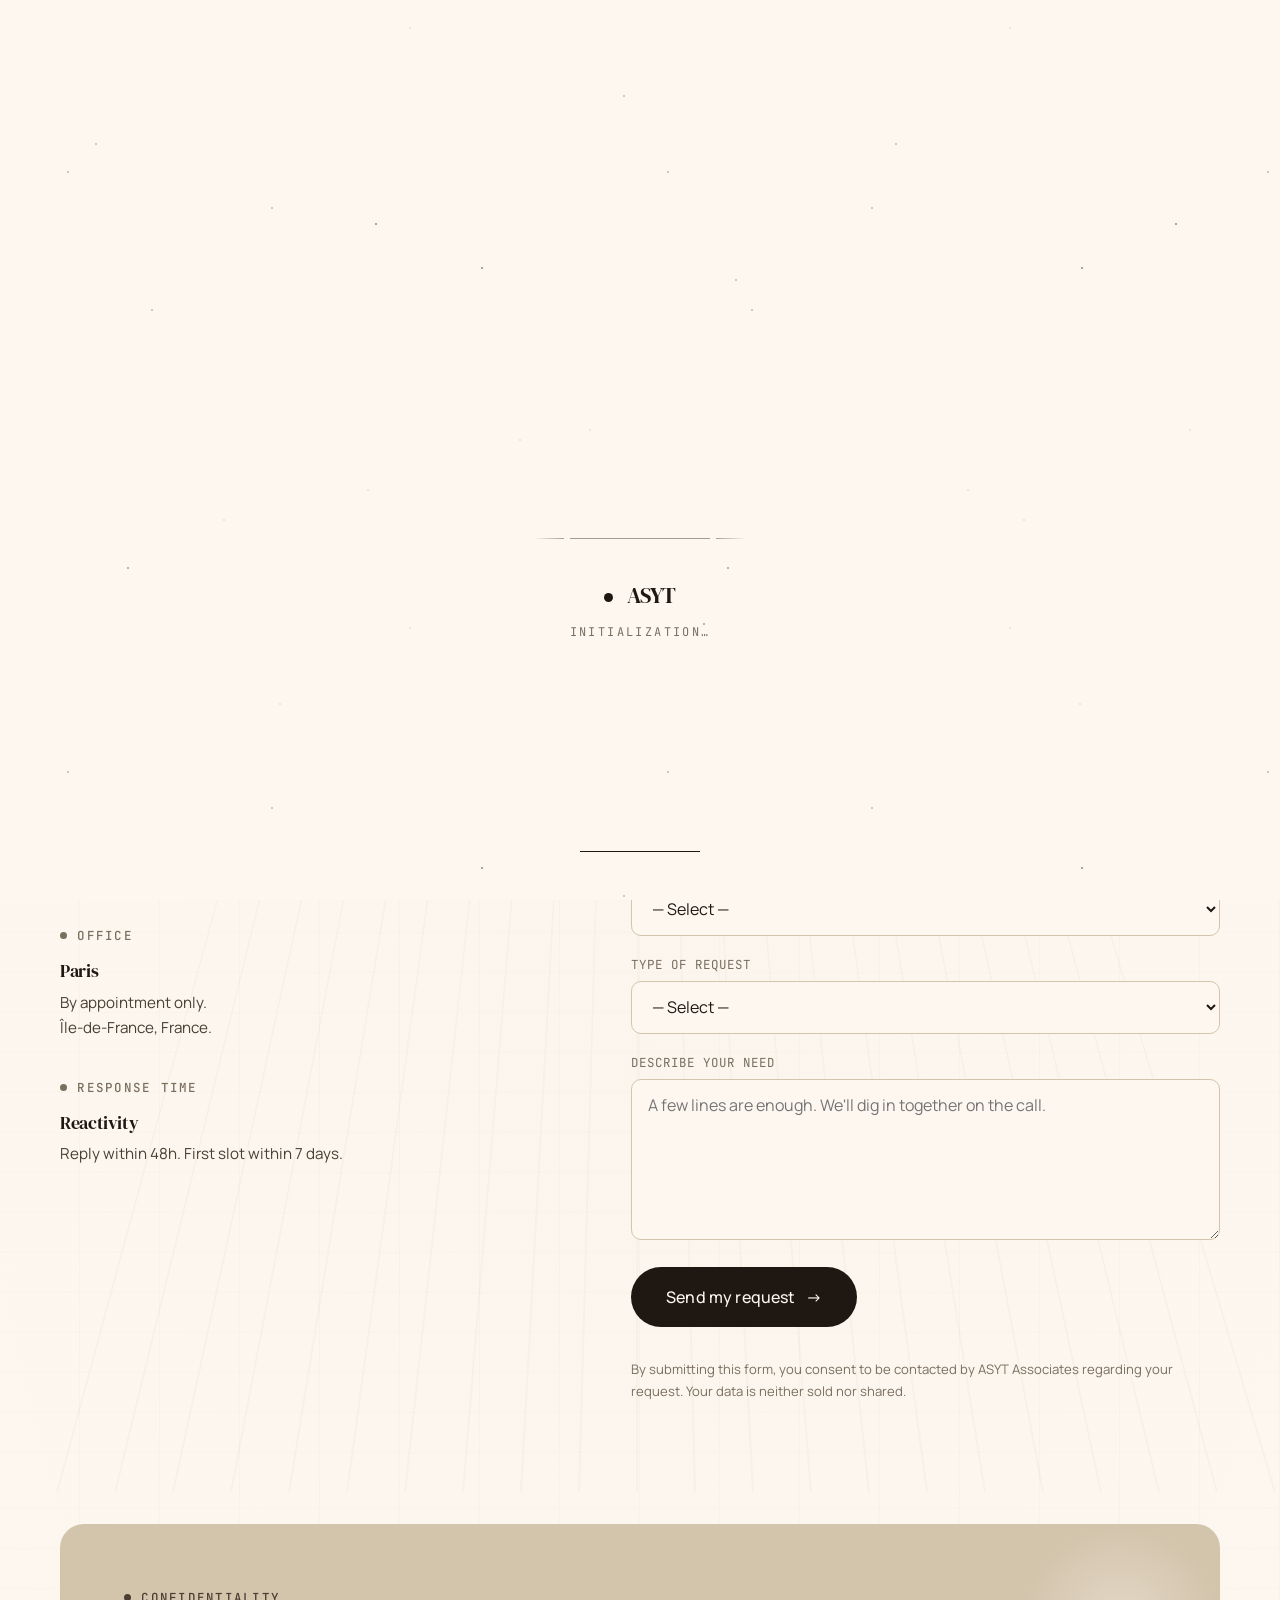
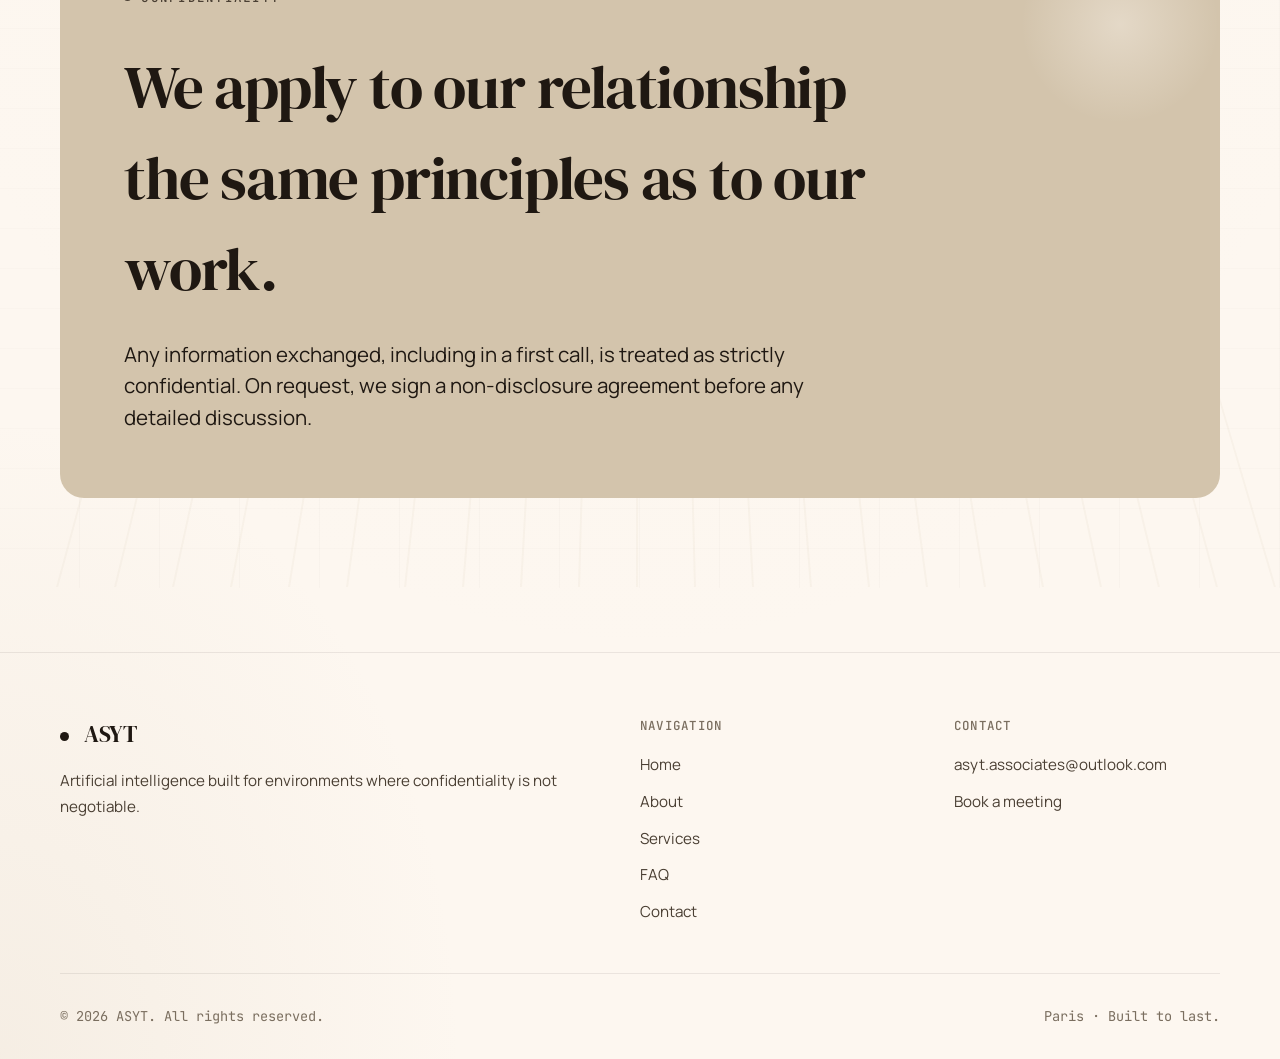
<file: contact-en.html>
<!DOCTYPE html>
<html lang="en">
<head>
<meta charset="UTF-8">
<meta name="viewport" content="width=device-width, initial-scale=1.0">
<title>Contact — ASYT Associates</title>
<meta name="description" content="Get in touch with ASYT Associates to discuss your sovereign AI project. First conversation is free and without commitment.">
<link rel="preconnect" href="https://fonts.googleapis.com">
<link rel="preconnect" href="https://fonts.gstatic.com" crossorigin>
<link rel="stylesheet" href="styles.css">
<link rel="icon" type="image/png" href="asyt-logo.png">
<meta property="og:type" content="website">
<meta property="og:title" content="Contact — ASYT Associates">
<meta property="og:description" content="Get in touch with ASYT Associates to discuss your sovereign AI project.">
<meta property="og:image" content="asyt-logo.png">
</head>
<body>
<canvas id="data-canvas" aria-hidden="true"></canvas>
<!-- Preloader -->
<div class="preloader" id="preloader" aria-hidden="true">
  <div class="launch-scene">
    <div class="launch-platform"></div>
    <div class="launch-shockwave"></div>
    <div class="launch-trail"></div>
    <div class="launch-craft">
      <svg viewBox="0 0 64 88" xmlns="http://www.w3.org/2000/svg" fill="none">
        <!-- Corps principal du vaisseau -->
        <path d="M32 4 L48 44 L48 72 L32 80 L16 72 L16 44 Z" fill="#1F1812"/>
        <!-- Nez chromé -->
        <path d="M32 4 L40 28 L32 24 L24 28 Z" fill="#D3C4AC"/>
        <!-- Hublot -->
        <circle cx="32" cy="42" r="6" fill="#FDF7F0"/>
        <circle cx="32" cy="42" r="3" fill="#D3C4AC"/>
        <!-- Ailettes latérales -->
        <path d="M16 60 L8 76 L16 72 Z" fill="#1F1812"/>
        <path d="M48 60 L56 76 L48 72 Z" fill="#1F1812"/>
        <!-- Détail central -->
        <rect x="30" y="56" width="4" height="14" fill="#D3C4AC" opacity="0.5"/>
        <!-- Tuyère -->
        <path d="M22 72 L28 80 L36 80 L42 72 Z" fill="#4A3F33"/>
      </svg>
    </div>
  </div>
  <div class="preloader-text">
    <div class="brand">
      <span style="display:inline-block; width:9px; height:9px; border-radius:50%; background:#1F1812; margin-right:8px; transform:translateY(-1px);"></span>ASYT
    </div>
    <div class="tagline">Initialization…</div>
  </div>
  <div class="preloader-progress"></div>
</div>



<script>
(function() {
  var preloader = document.getElementById('preloader');
  if (!preloader) return;
  
  // Détecter si c'est la première visite ou une navigation interne
  var isFirstVisit = !sessionStorage.getItem('asyt-visited');
  var totalDuration = isFirstVisit ? 3800 : 1100;
  
  // Marquer comme visité
  sessionStorage.setItem('asyt-visited', '1');
  
  // Appliquer une animation accélérée si ce n'est pas la première visite
  if (!isFirstVisit) {
    preloader.classList.add('preloader-fast');
  }
  
  function hidePreloader() {
    preloader.classList.add('is-hidden');
    setTimeout(function() { 
      if (preloader.parentNode) preloader.remove(); 
    }, 800);
    document.body.style.overflow = '';
  }
  
  document.body.style.overflow = 'hidden';
  
  if (document.readyState === 'complete') {
    setTimeout(hidePreloader, totalDuration);
  } else {
    window.addEventListener('load', function() {
      setTimeout(hidePreloader, totalDuration);
    });
  }
  // Sécurité : retirer après 6s max
  setTimeout(hidePreloader, 6000);
})();
</script>

<header class="site-header">
  <div class="container">
    <a href="index-en.html" class="logo">
      <span class="mark"></span>ASYT
    </a>
    <nav class="nav" id="primary-nav">
      <a href="index-en.html">Home</a>
      <a href="about.html">About</a>
      <a href="services-en.html">Services</a>
      <a href="faq-en.html">FAQ</a>
      <a href="contact-en.html" class="active">Contact</a>
      <div class="lang-switch">
        <a href="contact.html" class="lang">FR</a>
        <span class="lang-sep">/</span>
        <a href="contact-en.html" class="lang active">EN</a>
      </div>
    </nav>
    <button class="menu-toggle" aria-label="Menu" aria-expanded="false" onclick="this.setAttribute('aria-expanded', this.getAttribute('aria-expanded') === 'true' ? 'false' : 'true'); document.getElementById('primary-nav').classList.toggle('open');">
      <span></span><span></span><span></span>
    </button>
  </div>
</header>

<main>

  <section class="page-hero">
    <div class="container">
      <span class="eyebrow rise rise-1">Contact</span>
      <h1 class="rise rise-2">The first conversation is always <span class="highlight">free.</span></h1>
      <p class="lead rise rise-3">A few lines about your context are enough. We'll respond within 48h, or offer you a slot directly.</p>
    </div>
  </section>

  <section style="padding-top: 1rem;">
    <div class="container">
      <div class="contact-grid">

        <aside class="contact-info">
          <div class="item">
            <span class="eyebrow">Direct</span>
            <h4 style="margin-top: 0.8rem;">Email</h4>
            <a href="mailto:asyt.associates@outlook.com">asyt.associates@outlook.com</a>
          </div>
          <div class="item">
            <span class="eyebrow">Social</span>
            <h4 style="margin-top: 0.8rem;">LinkedIn</h4>
            <a href="https://fr.linkedin.com/company/asyt-associates" target="_blank" rel="noopener">ASYT Associates</a>
          </div>
          <div class="item">
            <span class="eyebrow">Office</span>
            <h4 style="margin-top: 0.8rem;">Paris</h4>
            <p style="font-size: 0.95rem;">By appointment only.<br>Île-de-France, France.</p>
          </div>
          <div class="item">
            <span class="eyebrow">Response time</span>
            <h4 style="margin-top: 0.8rem;">Reactivity</h4>
            <p style="font-size: 0.95rem;">Reply within 48h. First slot within 7 days.</p>
          </div>
        </aside>

        <form class="contact-form" action="https://formspree.io/f/mykolpgj" method="POST">
          <input type="hidden" name="_subject" value="New message from ASYT Associates website">
          <input type="hidden" name="_language" value="en">
          <div class="form-row">
            <div class="field">
              <label for="prenom">First name</label>
              <input type="text" id="prenom" name="prenom" required>
            </div>
            <div class="field">
              <label for="nom">Last name</label>
              <input type="text" id="nom" name="nom" required>
            </div>
          </div>

          <div class="form-row">
            <div class="field">
              <label for="email">Work email</label>
              <input type="email" id="email" name="email" required>
            </div>
            <div class="field">
              <label for="entreprise">Company</label>
              <input type="text" id="entreprise" name="entreprise" required>
            </div>
          </div>

          <div class="field">
            <label for="secteur">Industry</label>
            <select id="secteur" name="secteur" required>
              <option value="">— Select —</option>
              <option>Law firm / legal</option>
              <option>Healthcare / medical institution</option>
              <option>Finance / insurance</option>
              <option>Industry / R&D</option>
              <option>Public sector / defense</option>
              <option>Entrepreneur / executive</option>
              <option>Other</option>
            </select>
          </div>

          <div class="field">
            <label for="sujet">Type of request</label>
            <select id="sujet" name="sujet" required>
              <option value="">— Select —</option>
              <option>AI strategy & advisory</option>
              <option>On-premise AI deployment</option>
              <option>Security & compliance audit</option>
              <option>Team training</option>
              <option>Exploratory discussion</option>
            </select>
          </div>

          <div class="field">
            <label for="message">Describe your need</label>
            <textarea id="message" name="message" rows="6" placeholder="A few lines are enough. We'll dig in together on the call." required></textarea>
          </div>

          <button type="submit" class="btn btn-primary">
            Send my request
            <span class="arrow">→</span>
          </button>

          <p style="font-size: 0.82rem; color: var(--ink-muted); margin-top: 0.8rem; max-width: none;">
            By submitting this form, you consent to be contacted by ASYT Associates regarding your request. Your data is neither sold nor shared.
          </p>
        </form>

      </div>
    </div>
  </section>

  <section style="padding-top: 2rem;">
    <div class="container">
      <div class="band reveal">
        <div class="section-head" style="margin-bottom: 0;">
          <span class="eyebrow" style="color: var(--ink-soft);">Confidentiality</span>
          <h2 style="margin-top: 0.6rem;">We apply to our relationship<br>the same principles as to our work.</h2>
          <p class="lead">Any information exchanged, including in a first call, is treated as strictly confidential. On request, we sign a non-disclosure agreement before any detailed discussion.</p>
        </div>
      </div>
    </div>
  </section>

</main>

<footer class="site-footer">
  <div class="container">
    <div class="footer-grid">
      <div class="footer-brand">
        <div class="logo">
          <span class="mark"></span>ASYT
        </div>
        <p>Artificial intelligence built for environments where confidentiality is not negotiable.</p>
      </div>
      <div class="footer-col">
        <h5>Navigation</h5>
        <ul>
          <li><a href="index-en.html">Home</a></li>
          <li><a href="about.html">About</a></li>
          <li><a href="services-en.html">Services</a></li>
          <li><a href="faq-en.html">FAQ</a></li>
          <li><a href="contact-en.html">Contact</a></li>
        </ul>
      </div>
      <div class="footer-col">
        <h5>Contact</h5>
        <ul>
          <li><a href="mailto:asyt.associates@outlook.com">asyt.associates@outlook.com</a></li>
          <li><a href="https://calendly.com/asyt-associates/new-meeting" target="_blank" rel="noopener">Book a meeting</a></li>
        </ul>
      </div>
    </div>
    <div class="footer-bottom">
      <span>© 2026 ASYT. All rights reserved.</span>
      <span>Paris · Built to last.</span>
    </div>
  </div>
</footer>

<script src="script.js"></script>
</body>
</html>
</file>
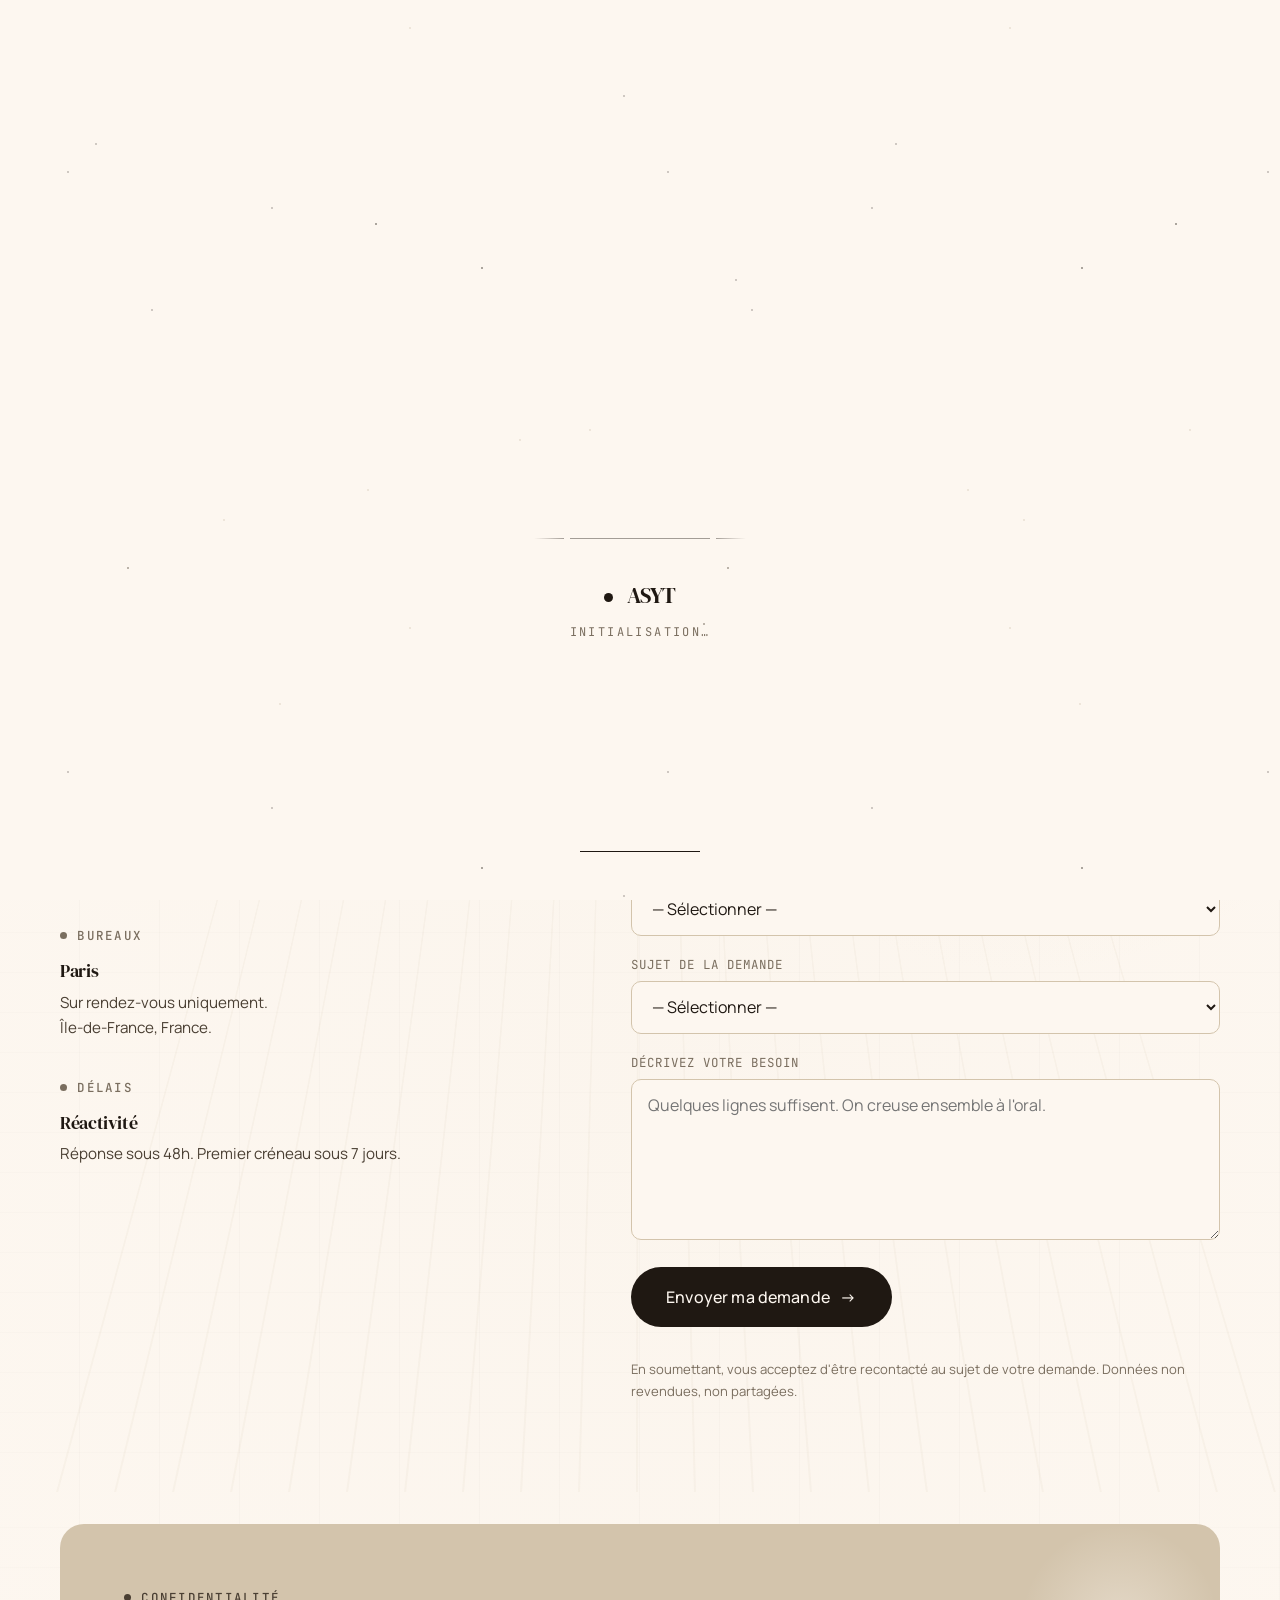
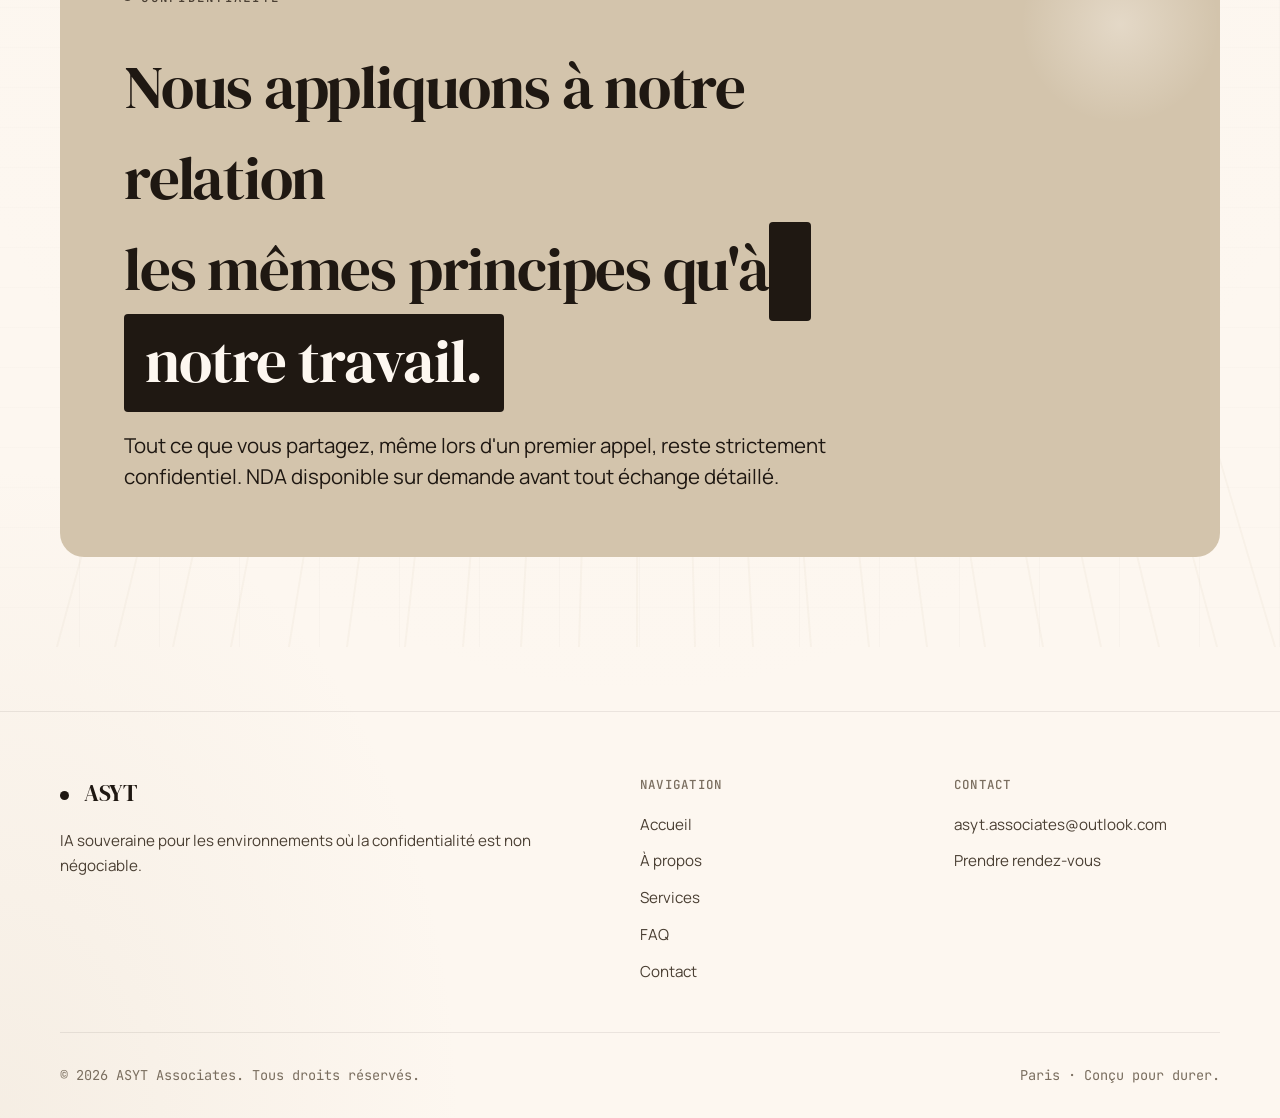
<file: contact.html>
<!DOCTYPE html>
<html lang="fr">
<head>
<meta charset="UTF-8">
<meta name="viewport" content="width=device-width, initial-scale=1.0">
<title>Contact — ASYT</title>
<meta name="description" content="Contactez ASYT Associates pour échanger sur votre projet d'IA souveraine. Premier échange gratuit et sans engagement.">
<link rel="preconnect" href="https://fonts.googleapis.com">
<link rel="preconnect" href="https://fonts.gstatic.com" crossorigin>
<link rel="stylesheet" href="styles.css">
<link rel="icon" type="image/png" href="asyt-logo.png">
<meta property="og:type" content="website">
<meta property="og:title" content="ASYT Associates — L'IA souveraine pour vos données sensibles">
<meta property="og:description" content="ASYT Associates conçoit des intelligences artificielles sécurisées et 100% locales pour les organisations qui manipulent des données sensibles.">
<meta property="og:image" content="asyt-logo.png">
<meta name="twitter:card" content="summary_large_image">
<meta name="twitter:image" content="asyt-logo.png">
</head>
<body>
<canvas id="data-canvas" aria-hidden="true"></canvas>
<!-- Preloader -->
<div class="preloader" id="preloader" aria-hidden="true">
  <div class="launch-scene">
    <div class="launch-platform"></div>
    <div class="launch-shockwave"></div>
    <div class="launch-trail"></div>
    <div class="launch-craft">
      <svg viewBox="0 0 64 88" xmlns="http://www.w3.org/2000/svg" fill="none">
        <!-- Corps principal du vaisseau -->
        <path d="M32 4 L48 44 L48 72 L32 80 L16 72 L16 44 Z" fill="#1F1812"/>
        <!-- Nez chromé -->
        <path d="M32 4 L40 28 L32 24 L24 28 Z" fill="#D3C4AC"/>
        <!-- Hublot -->
        <circle cx="32" cy="42" r="6" fill="#FDF7F0"/>
        <circle cx="32" cy="42" r="3" fill="#D3C4AC"/>
        <!-- Ailettes latérales -->
        <path d="M16 60 L8 76 L16 72 Z" fill="#1F1812"/>
        <path d="M48 60 L56 76 L48 72 Z" fill="#1F1812"/>
        <!-- Détail central -->
        <rect x="30" y="56" width="4" height="14" fill="#D3C4AC" opacity="0.5"/>
        <!-- Tuyère -->
        <path d="M22 72 L28 80 L36 80 L42 72 Z" fill="#4A3F33"/>
      </svg>
    </div>
  </div>
  <div class="preloader-text">
    <div class="brand">
      <span style="display:inline-block; width:9px; height:9px; border-radius:50%; background:#1F1812; margin-right:8px; transform:translateY(-1px);"></span>ASYT
    </div>
    <div class="tagline">Initialisation…</div>
  </div>
  <div class="preloader-progress"></div>
</div>



<script>
(function() {
  var preloader = document.getElementById('preloader');
  if (!preloader) return;
  
  // Détecter si c'est la première visite ou une navigation interne
  var isFirstVisit = !sessionStorage.getItem('asyt-visited');
  var totalDuration = isFirstVisit ? 3800 : 1100;
  
  // Marquer comme visité
  sessionStorage.setItem('asyt-visited', '1');
  
  // Appliquer une animation accélérée si ce n'est pas la première visite
  if (!isFirstVisit) {
    preloader.classList.add('preloader-fast');
  }
  
  function hidePreloader() {
    preloader.classList.add('is-hidden');
    setTimeout(function() { 
      if (preloader.parentNode) preloader.remove(); 
    }, 800);
    document.body.style.overflow = '';
  }
  
  document.body.style.overflow = 'hidden';
  
  if (document.readyState === 'complete') {
    setTimeout(hidePreloader, totalDuration);
  } else {
    window.addEventListener('load', function() {
      setTimeout(hidePreloader, totalDuration);
    });
  }
  // Sécurité : retirer après 6s max
  setTimeout(hidePreloader, 6000);
})();
</script>

<header class="site-header">
  <div class="container">
    <a href="index.html" class="logo">
      <span class="mark"></span>ASYT
    </a>
    <nav class="nav" id="primary-nav">
      <a href="index.html">Accueil</a>
      <a href="a-propos.html">À propos</a>
      <a href="services.html">Services</a>
      <a href="faq.html">FAQ</a>
      <a href="contact.html" class="active">Contact</a>
      <div class="lang-switch">
        <a href="contact.html" class="lang active">FR</a>
        <span class="lang-sep">/</span>
        <a href="contact-en.html" class="lang">EN</a>
      </div>
    </nav>
    <button class="menu-toggle" aria-label="Menu" aria-expanded="false" onclick="this.setAttribute('aria-expanded', this.getAttribute('aria-expanded') === 'true' ? 'false' : 'true'); document.getElementById('primary-nav').classList.toggle('open');">
      <span></span><span></span><span></span>
    </button>
  </div>
</header>

<main>

  <!-- HERO -->
  <section class="page-hero">
    <div class="container">
      <span class="eyebrow rise rise-1">Contact</span>
      <h1 class="rise rise-2">Le premier échange est toujours <span class="highlight">gratuit.</span></h1>
      <p class="lead rise rise-3">Quelques lignes sur votre contexte suffisent. On revient vers vous sous 48h, ou on vous propose directement un créneau.</p>
    </div>
  </section>

  <!-- CONTACT -->
  <section style="padding-top: 1rem;">
    <div class="container">
      <div class="contact-grid">

        <aside class="contact-info">
          <div class="item">
            <span class="eyebrow">Direct</span>
            <h4 style="margin-top: 0.8rem;">Email</h4>
            <a href="mailto:asyt.associates@outlook.com">asyt.associates@outlook.com</a>
          </div>
          <div class="item">
            <span class="eyebrow">Réseaux</span>
            <h4 style="margin-top: 0.8rem;">LinkedIn</h4>
            <a href="https://fr.linkedin.com/company/asyt-associates" target="_blank" rel="noopener">ASYT Associates</a>
          </div>
          <div class="item">
            <span class="eyebrow">Bureaux</span>
            <h4 style="margin-top: 0.8rem;">Paris</h4>
            <p style="font-size: 0.95rem;">Sur rendez-vous uniquement.<br>Île-de-France, France.</p>
          </div>
          <div class="item">
            <span class="eyebrow">Délais</span>
            <h4 style="margin-top: 0.8rem;">Réactivité</h4>
            <p style="font-size: 0.95rem;">Réponse sous 48h. Premier créneau sous 7 jours.</p>
          </div>
        </aside>

        <form class="contact-form" action="https://formspree.io/f/mykolpgj" method="POST">
          <input type="hidden" name="_subject" value="Nouveau message depuis le site ASYT Associates">
          <input type="hidden" name="_language" value="fr">
          <div class="form-row">
            <div class="field">
              <label for="prenom">Prénom</label>
              <input type="text" id="prenom" name="prenom" required>
            </div>
            <div class="field">
              <label for="nom">Nom</label>
              <input type="text" id="nom" name="nom" required>
            </div>
          </div>

          <div class="form-row">
            <div class="field">
              <label for="email">Email professionnel</label>
              <input type="email" id="email" name="email" required>
            </div>
            <div class="field">
              <label for="entreprise">Entreprise</label>
              <input type="text" id="entreprise" name="entreprise" required>
            </div>
          </div>

          <div class="field">
            <label for="secteur">Secteur d'activité</label>
            <select id="secteur" name="secteur" required>
              <option value="">— Sélectionner —</option>
              <option>Cabinet d'avocats / juridique</option>
              <option>Santé / établissement médical</option>
              <option>Finance / assurance</option>
              <option>Industrie / R&D</option>
              <option>Secteur public / défense</option>
              <option>Entrepreneuriat / dirigeant</option>
              <option>Autre</option>
            </select>
          </div>

          <div class="field">
            <label for="sujet">Sujet de la demande</label>
            <select id="sujet" name="sujet" required>
              <option value="">— Sélectionner —</option>
              <option>Conseil & stratégie IA</option>
              <option>Déploiement IA on-premise</option>
              <option>Audit sécurité & conformité</option>
              <option>Formation des équipes</option>
              <option>Discussion exploratoire</option>
            </select>
          </div>

          <div class="field">
            <label for="message">Décrivez votre besoin</label>
            <textarea id="message" name="message" rows="6" placeholder="Quelques lignes suffisent. On creuse ensemble à l'oral." required></textarea>
          </div>

          <button type="submit" class="btn btn-primary">
            Envoyer ma demande
            <span class="arrow">→</span>
          </button>

          <p style="font-size: 0.82rem; color: var(--ink-muted); margin-top: 0.8rem; max-width: none;">
            En soumettant, vous acceptez d'être recontacté au sujet de votre demande. Données non revendues, non partagées.
          </p>
        </form>

      </div>
    </div>
  </section>

  <!-- RASSURANCE -->
  <section style="padding-top: 2rem;">
    <div class="container">
      <div class="band reveal">
        <div class="section-head" style="margin-bottom: 0;">
          <span class="eyebrow" style="color: var(--ink-soft);">Confidentialité</span>
          <h2 style="margin-top: 0.6rem;">Nous appliquons à notre relation<br>les mêmes principes qu'à <span class="highlight">notre travail.</span></h2>
          <p class="lead">Tout ce que vous partagez, même lors d'un premier appel, reste strictement confidentiel. NDA disponible sur demande avant tout échange détaillé.</p>
        </div>
      </div>
    </div>
  </section>

</main>

<footer class="site-footer">
  <div class="container">
    <div class="footer-grid">
      <div class="footer-brand">
        <div class="logo">
          <span class="mark"></span>ASYT
        </div>
        <p>IA souveraine pour les environnements où la confidentialité est non négociable.</p>
      </div>
      <div class="footer-col">
        <h5>Navigation</h5>
        <ul>
          <li><a href="index.html">Accueil</a></li>
          <li><a href="a-propos.html">À propos</a></li>
          <li><a href="services.html">Services</a></li>
          <li><a href="faq.html">FAQ</a></li>
          <li><a href="contact.html">Contact</a></li>
        </ul>
      </div>
      <div class="footer-col">
        <h5>Contact</h5>
        <ul>
          <li><a href="mailto:asyt.associates@outlook.com">asyt.associates@outlook.com</a></li>
          <li><a href="https://calendly.com/asyt-associates/new-meeting" target="_blank" rel="noopener">Prendre rendez-vous</a></li>
        </ul>
      </div>
    </div>
    <div class="footer-bottom">
      <span>© 2026 ASYT Associates. Tous droits réservés.</span>
      <span>Paris · Conçu pour durer.</span>
    </div>
  </div>
</footer>

<script src="script.js"></script>
</body>
</html>
</file>
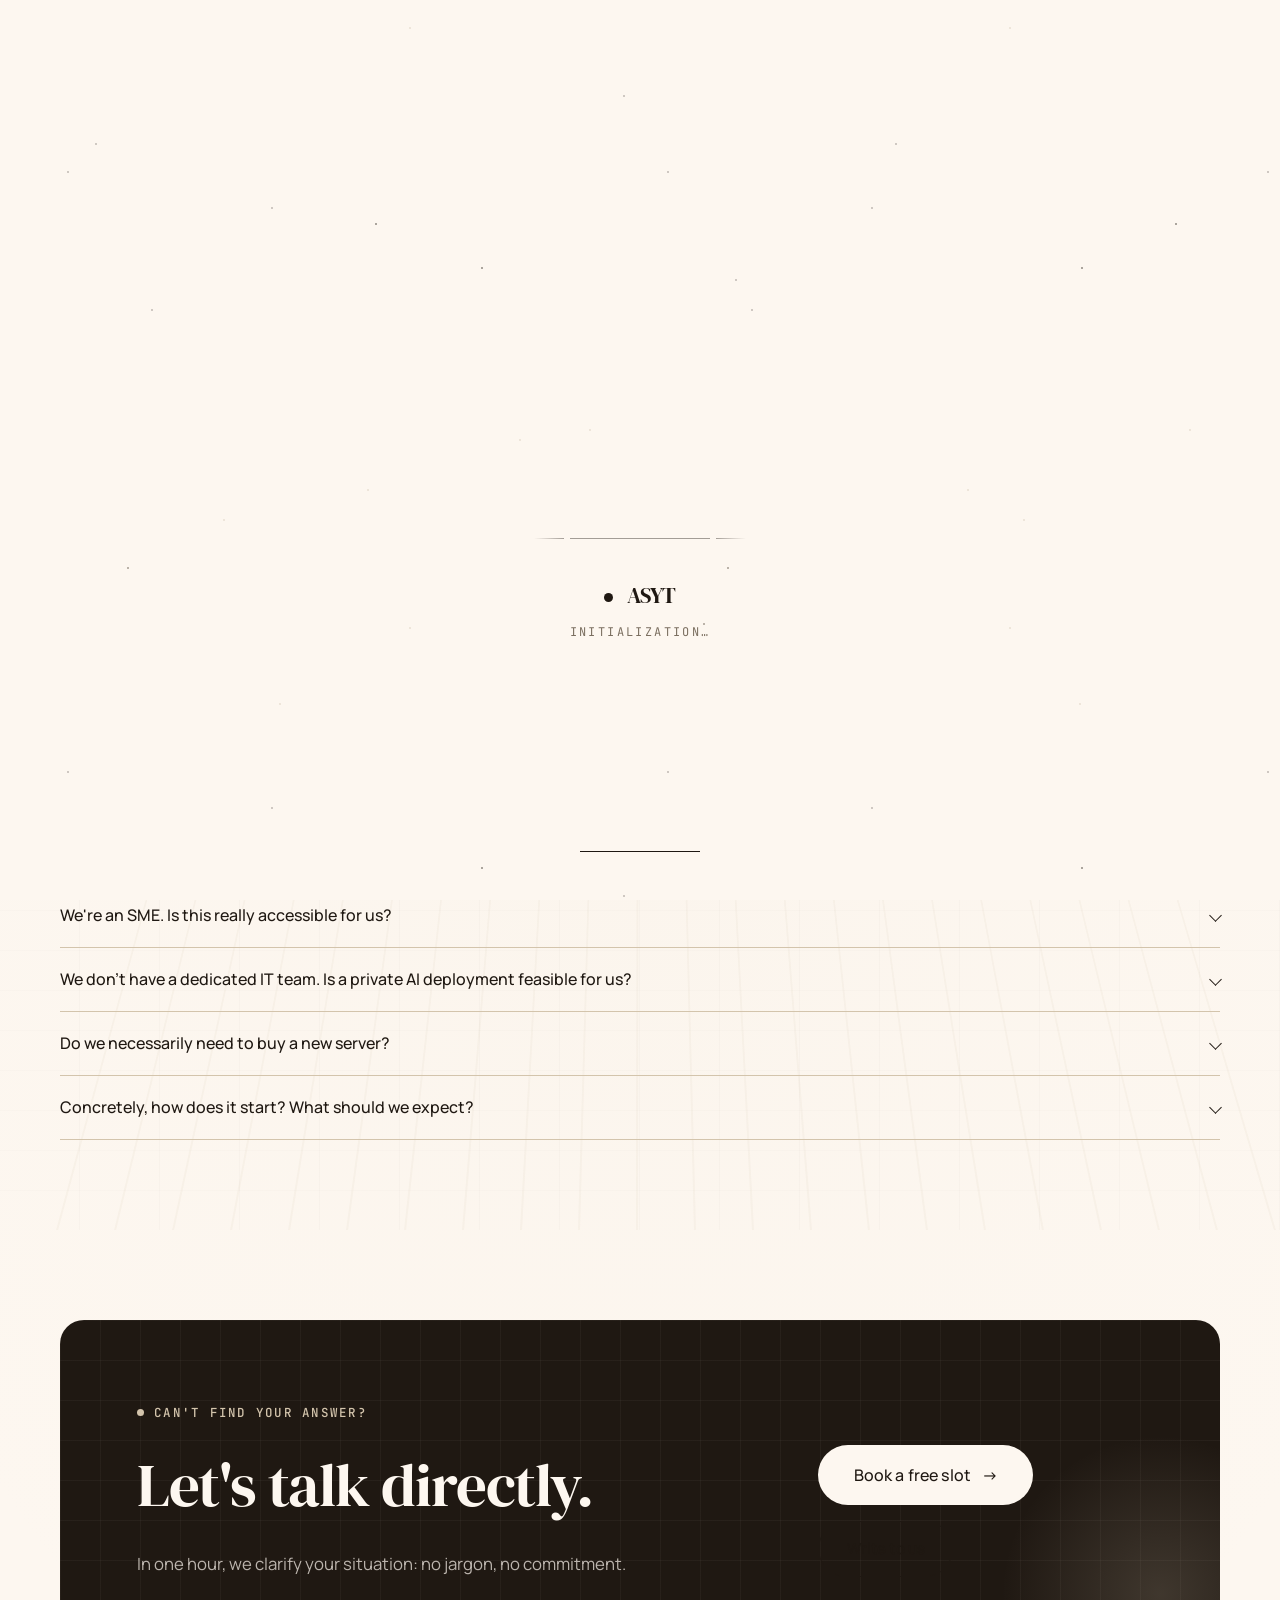
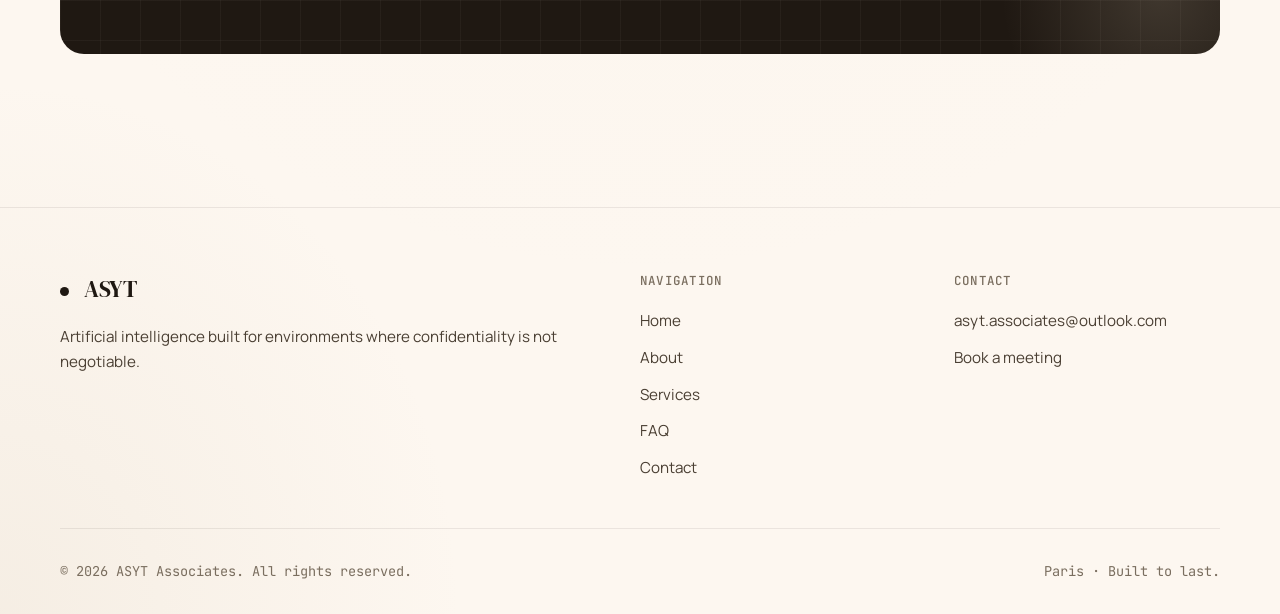
<file: faq-en.html>
<!DOCTYPE html>
<html lang="en">
<head>
<meta charset="UTF-8">
<meta name="viewport" content="width=device-width, initial-scale=1.0">
<title>FAQ — ASYT</title>
<meta name="description" content="Frequently asked questions about private and sovereign AI deployment: pricing, timelines, infrastructure, compliance. Honest answers from ASYT.">
<link rel="preconnect" href="https://fonts.googleapis.com">
<link rel="preconnect" href="https://fonts.gstatic.com" crossorigin>
<link rel="stylesheet" href="styles.css">
<link rel="icon" type="image/png" href="asyt-logo.png">
<meta property="og:type" content="website">
<meta property="og:title" content="ASYT — Frequently asked questions about sovereign AI">
<meta property="og:description" content="Frequently asked questions about private and sovereign AI deployment: pricing, timelines, infrastructure, compliance. Honest answers from ASYT.">
<meta property="og:image" content="asyt-logo.png">
<meta name="twitter:card" content="summary_large_image">
<meta name="twitter:image" content="asyt-logo.png">
</head>
<body>
<canvas id="data-canvas" aria-hidden="true"></canvas>
<!-- Preloader -->
<div class="preloader" id="preloader" aria-hidden="true">
  <div class="launch-scene">
    <div class="launch-platform"></div>
    <div class="launch-shockwave"></div>
    <div class="launch-trail"></div>
    <div class="launch-craft">
      <svg viewBox="0 0 64 88" xmlns="http://www.w3.org/2000/svg" fill="none">
        <!-- Corps principal du vaisseau -->
        <path d="M32 4 L48 44 L48 72 L32 80 L16 72 L16 44 Z" fill="#1F1812"/>
        <!-- Nez chromé -->
        <path d="M32 4 L40 28 L32 24 L24 28 Z" fill="#D3C4AC"/>
        <!-- Hublot -->
        <circle cx="32" cy="42" r="6" fill="#FDF7F0"/>
        <circle cx="32" cy="42" r="3" fill="#D3C4AC"/>
        <!-- Ailettes latérales -->
        <path d="M16 60 L8 76 L16 72 Z" fill="#1F1812"/>
        <path d="M48 60 L56 76 L48 72 Z" fill="#1F1812"/>
        <!-- Détail central -->
        <rect x="30" y="56" width="4" height="14" fill="#D3C4AC" opacity="0.5"/>
        <!-- Tuyère -->
        <path d="M22 72 L28 80 L36 80 L42 72 Z" fill="#4A3F33"/>
      </svg>
    </div>
  </div>
  <div class="preloader-text">
    <div class="brand">
      <span style="display:inline-block; width:9px; height:9px; border-radius:50%; background:#1F1812; margin-right:8px; transform:translateY(-1px);"></span>ASYT
    </div>
    <div class="tagline">Initialization…</div>
  </div>
  <div class="preloader-progress"></div>
</div>



<script>
(function() {
  var preloader = document.getElementById('preloader');
  if (!preloader) return;

  var isFirstVisit = !sessionStorage.getItem('asyt-visited');
  var totalDuration = isFirstVisit ? 3800 : 1100;

  sessionStorage.setItem('asyt-visited', '1');

  if (!isFirstVisit) {
    preloader.classList.add('preloader-fast');
  }

  function hidePreloader() {
    preloader.classList.add('is-hidden');
    setTimeout(function() {
      if (preloader.parentNode) preloader.remove();
    }, 800);
    document.body.style.overflow = '';
  }

  document.body.style.overflow = 'hidden';

  if (document.readyState === 'complete') {
    setTimeout(hidePreloader, totalDuration);
  } else {
    window.addEventListener('load', function() {
      setTimeout(hidePreloader, totalDuration);
    });
  }
  setTimeout(hidePreloader, 6000);
})();
</script>

<header class="site-header">
  <div class="container">
    <a href="index-en.html" class="logo">
      <span class="mark"></span>ASYT
    </a>
    <nav class="nav" id="primary-nav">
      <a href="index-en.html">Home</a>
      <a href="about.html">About</a>
      <a href="services-en.html">Services</a>
      <a href="faq-en.html" class="active">FAQ</a>
      <a href="contact-en.html">Contact</a>
      <div class="lang-switch">
        <a href="faq.html" class="lang">FR</a>
        <span class="lang-sep">/</span>
        <a href="faq-en.html" class="lang active">EN</a>
      </div>
    </nav>
    <button class="menu-toggle" aria-label="Menu" aria-expanded="false" onclick="this.setAttribute('aria-expanded', this.getAttribute('aria-expanded') === 'true' ? 'false' : 'true'); document.getElementById('primary-nav').classList.toggle('open');">
      <span></span><span></span><span></span>
    </button>
  </div>
</header>

<main>

  <!-- HERO -->
  <section class="page-hero">
    <div class="container">
      <span class="eyebrow rise rise-1">Frequently asked questions</span>
      <h1 class="rise rise-2">Your questions about private AI. The real <span class="highlight">answers.</span></h1>
      <p class="lead rise rise-3">Pricing, timelines, infrastructure, compliance: everything you wonder about before getting started.</p>
    </div>
  </section>

  <!-- FAQ -->
  <section>
    <div class="container">
      <div class="faq-list reveal">

        <div class="accordion-item">
          <button class="accordion-trigger accordion-trigger--faq" aria-expanded="false" aria-controls="faq-01">
            <span>How do you guarantee our data never leaves our environment?</span>
            <span class="accordion-icon" aria-hidden="true"></span>
          </button>
          <div class="accordion-panel" id="faq-01">
            <div class="accordion-inner">
              <p>This is our default architecture, not an option: everything is deployed on your infrastructure: your servers, your network, your controlled environment. No calls to external APIs, no transit to third-party clouds. For the most constrained environments (healthcare, defense, legal), we deploy in air-gap mode: the AI runs without an internet connection. Your data doesn't move: the models come to it.</p>
            </div>
          </div>
        </div>

        <div class="accordion-item">
          <button class="accordion-trigger accordion-trigger--faq" aria-expanded="false" aria-controls="faq-02">
            <span>Our teams already use ChatGPT or AI tools internally. How do we know if we're exposed?</span>
            <span class="accordion-icon" aria-hidden="true"></span>
          </button>
          <div class="accordion-panel" id="faq-02">
            <div class="accordion-inner">
              <p>That's exactly what our security audit reveals. We map all your AI usage, including shadow IT, and test your tools under real conditions: prompt injection, data leakage, GDPR and EU AI Act compliance. Good news: this audit is included at no extra cost if you then go ahead with the full solution. First conversation is free to assess whether this applies to you.</p>
            </div>
          </div>
        </div>

        <div class="accordion-item">
          <button class="accordion-trigger accordion-trigger--faq" aria-expanded="false" aria-controls="faq-03">
            <span>What does it actually cost?</span>
            <span class="accordion-icon" aria-hidden="true"></span>
          </button>
          <div class="accordion-panel" id="faq-03">
            <div class="accordion-inner">
              <p>A complete mission (needs audit included + configuration of your private AI) starts at <strong>€5,000</strong> per server. If you don't have the necessary infrastructure, we source and install a dedicated server: the mission stays in the <strong>€5,000–10,000</strong> range, all-in. Annual maintenance is then <strong>€500/year</strong>. For a project that eliminates all dependency on proprietary APIs and removes the risk of data leaks, the ROI is often very fast. Book a slot: we'll scope your case in one hour.</p>
            </div>
          </div>
        </div>

        <div class="accordion-item">
          <button class="accordion-trigger accordion-trigger--faq" aria-expanded="false" aria-controls="faq-04">
            <span>We're an SME. Is this really accessible for us?</span>
            <span class="accordion-icon" aria-hidden="true"></span>
          </button>
          <div class="accordion-panel" id="faq-04">
            <div class="accordion-inner">
              <p>Yes. A one-time investment between €5,000 and €10,000, then €500/year for maintenance: that's a controlled budget, not a monthly subscription that grows with usage. The open-source models we deploy are entirely yours: no recurring API costs, no vendor dependency. For an SME handling sensitive data, the real question is often not "can we afford it" but "can we afford not to."</p>
            </div>
          </div>
        </div>

        <div class="accordion-item">
          <button class="accordion-trigger accordion-trigger--faq" aria-expanded="false" aria-controls="faq-05">
            <span>We don't have a dedicated IT team. Is a private AI deployment feasible for us?</span>
            <span class="accordion-icon" aria-hidden="true"></span>
          </button>
          <div class="accordion-panel" id="faq-05">
            <div class="accordion-inner">
              <p>Yes, that's exactly what this is built for. We handle the entire mission: audit, configuration, deployment, team training. No internal technical skills required on your end. When we're done, your teams govern their AI independently, without staying dependent on us. First conversation is free to assess feasibility in your context.</p>
            </div>
          </div>
        </div>

        <div class="accordion-item">
          <button class="accordion-trigger accordion-trigger--faq" aria-expanded="false" aria-controls="faq-06">
            <span>Do we necessarily need to buy a new server?</span>
            <span class="accordion-icon" aria-hidden="true"></span>
          </button>
          <div class="accordion-panel" id="faq-06">
            <div class="accordion-inner">
              <p>Not necessarily. If your current infrastructure is compatible, we deploy directly on it: mission from <strong>€5,000</strong>, completed in <strong>2 weeks</strong>. If a dedicated server is required, we handle everything: procurement, delivery, installation. The mission then goes up to <strong>€10,000</strong> and can take up to <strong>2 months</strong> depending on logistical complexity. We assess this together from the very first conversation.</p>
            </div>
          </div>
        </div>

        <div class="accordion-item">
          <button class="accordion-trigger accordion-trigger--faq" aria-expanded="false" aria-controls="faq-07">
            <span>Concretely, how does it start? What should we expect?</span>
            <span class="accordion-icon" aria-hidden="true"></span>
          </button>
          <div class="accordion-panel" id="faq-07">
            <div class="accordion-inner">
              <p>Free first call, no commitment: we assess your need and your infrastructure together. If we move forward, we start with the needs audit, <strong>included at no extra cost</strong> if you go ahead with the full solution. Then comes the configuration and deployment of your private AI: <strong>2 weeks</strong> if you already have the server, <strong>up to 2 months</strong> if we're starting from scratch with hardware procurement and installation. You validate at every step.</p>
            </div>
          </div>
        </div>

      </div>
    </div>
  </section>

  <!-- CTA -->
  <section>
    <div class="container">
      <div class="cta-block reveal">
        <div>
          <span class="eyebrow">Can't find your answer?</span>
          <h2 style="margin-top: 1rem;">Let's talk directly.</h2>
          <p style="margin-top: 1.2rem; max-width: 50ch;">In one hour, we clarify your situation: no jargon, no commitment.</p>
        </div>
        <div style="display: flex; flex-direction: column; gap: 1rem; align-items: flex-start;">
          <a href="https://calendly.com/asyt-associates/new-meeting" target="_blank" rel="noopener" class="btn btn-primary">
            Book a free slot
            <span class="arrow">→</span>
          </a>
          <a href="contact-en.html" class="btn btn-ghost">Write to us</a>
        </div>
      </div>
    </div>
  </section>

</main>

<footer class="site-footer">
  <div class="container">
    <div class="footer-grid">
      <div class="footer-brand">
        <div class="logo">
          <span class="mark"></span>ASYT
        </div>
        <p>Artificial intelligence built for environments where confidentiality is not negotiable.</p>
      </div>
      <div class="footer-col">
        <h5>Navigation</h5>
        <ul>
          <li><a href="index-en.html">Home</a></li>
          <li><a href="about.html">About</a></li>
          <li><a href="services-en.html">Services</a></li>
          <li><a href="faq-en.html">FAQ</a></li>
          <li><a href="contact-en.html">Contact</a></li>
        </ul>
      </div>
      <div class="footer-col">
        <h5>Contact</h5>
        <ul>
          <li><a href="mailto:asyt.associates@outlook.com">asyt.associates@outlook.com</a></li>
          <li><a href="https://calendly.com/asyt-associates/new-meeting" target="_blank" rel="noopener">Book a meeting</a></li>
        </ul>
      </div>
    </div>
    <div class="footer-bottom">
      <span>© 2026 ASYT Associates. All rights reserved.</span>
      <span>Paris · Built to last.</span>
    </div>
  </div>
</footer>

<script src="script.js"></script>
</body>
</html>
</file>
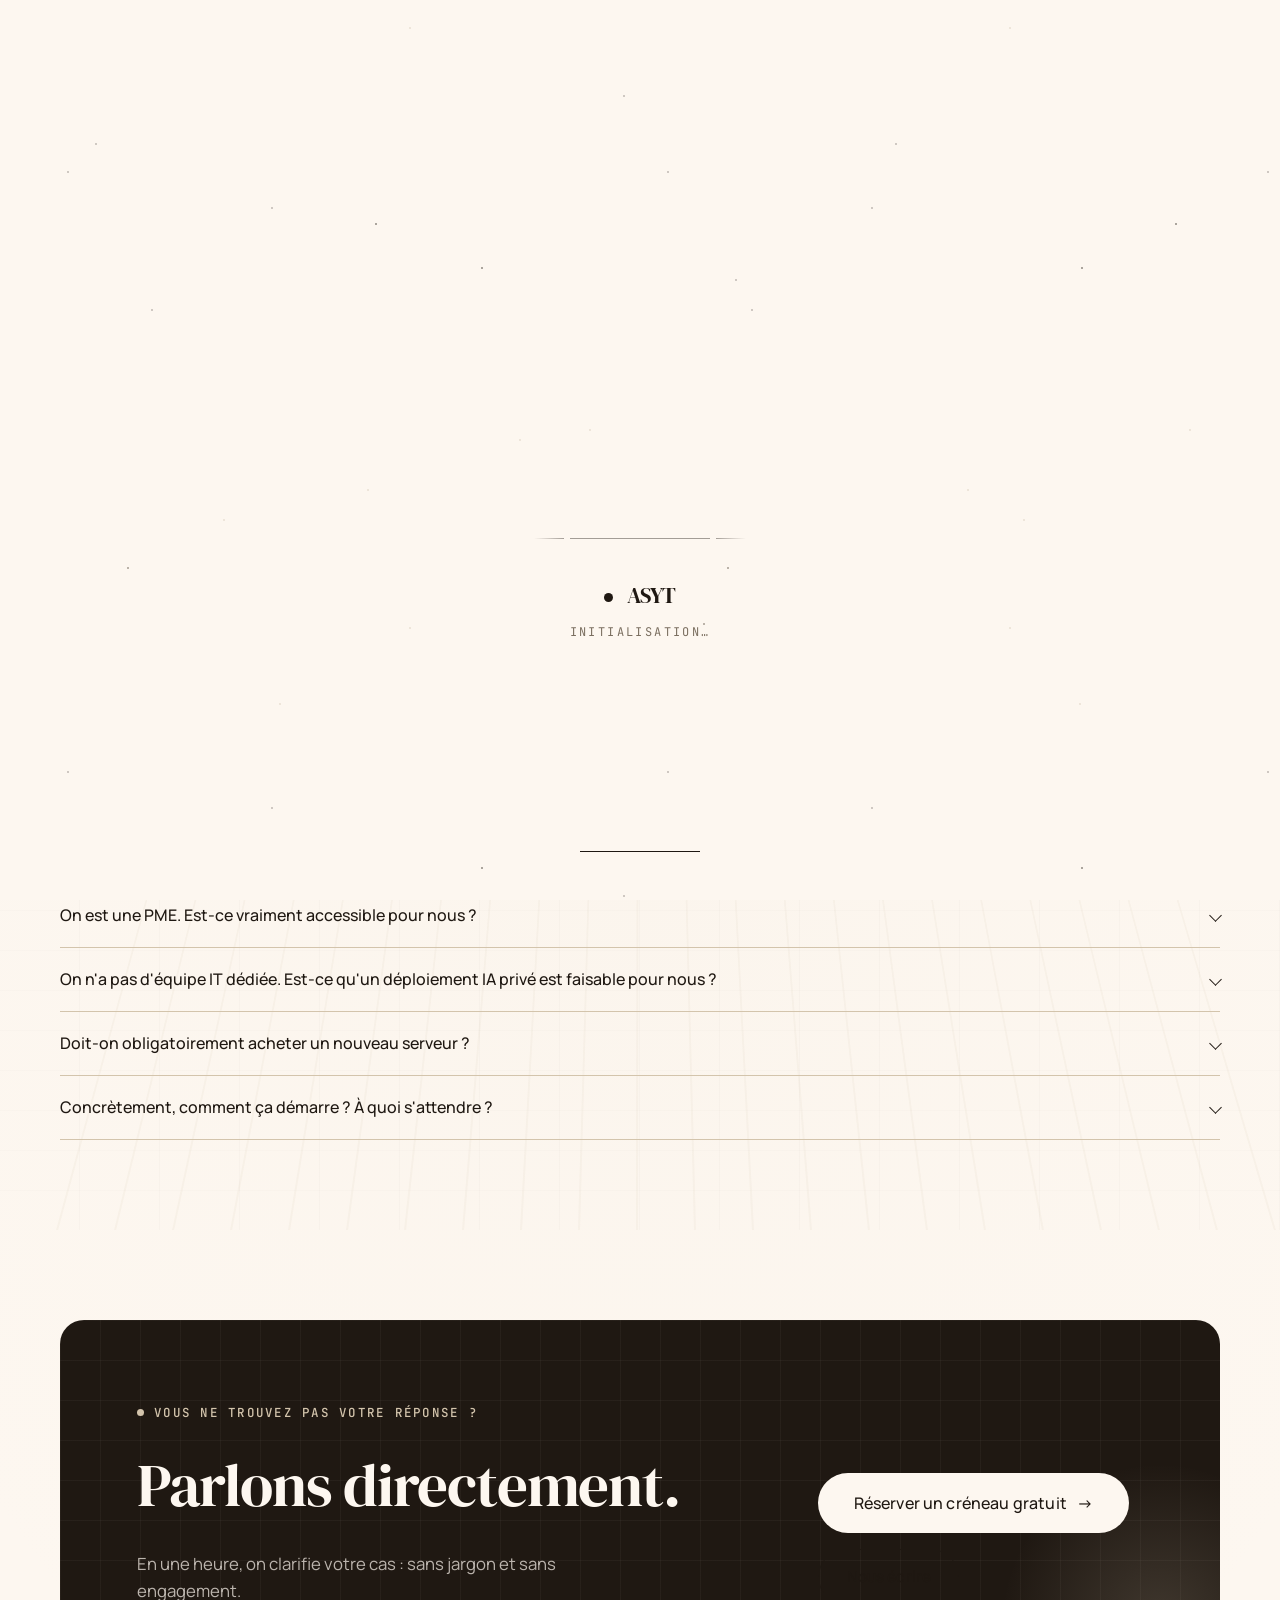
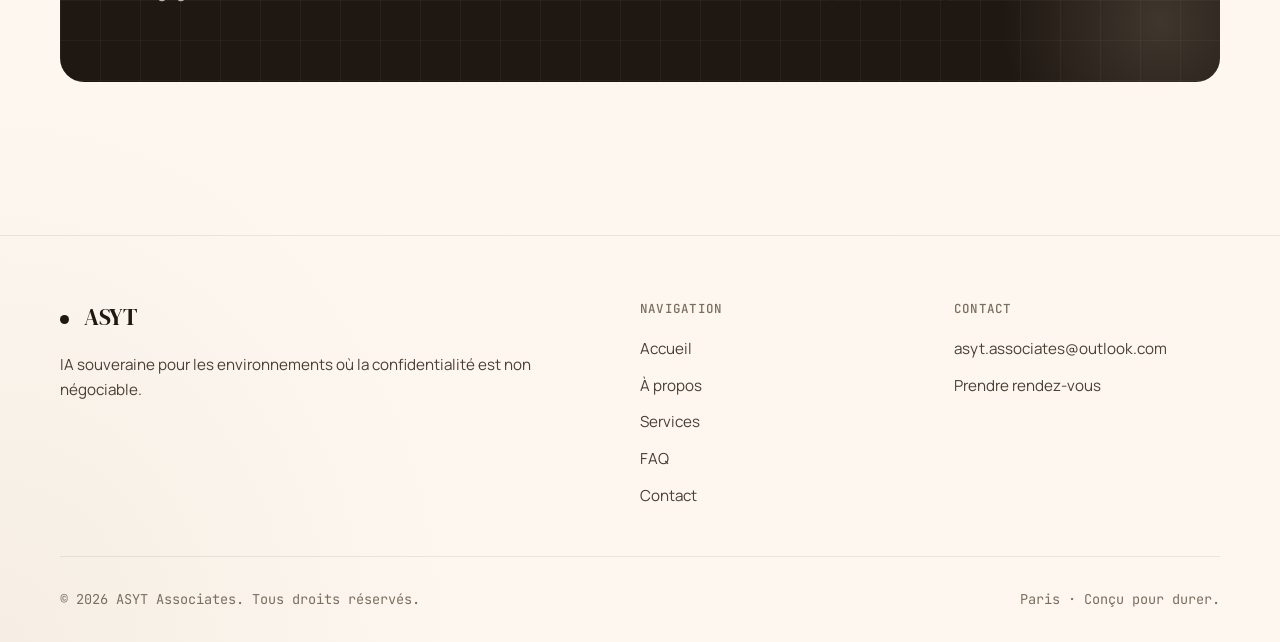
<file: faq.html>
<!DOCTYPE html>
<html lang="fr">
<head>
<meta charset="UTF-8">
<meta name="viewport" content="width=device-width, initial-scale=1.0">
<title>FAQ — ASYT</title>
<meta name="description" content="Questions fréquentes sur le déploiement d'IA privée et souveraine : tarifs, délais, infrastructure, conformité. Les réponses honnêtes d'ASYT.">
<link rel="preconnect" href="https://fonts.googleapis.com">
<link rel="preconnect" href="https://fonts.gstatic.com" crossorigin>
<link rel="stylesheet" href="styles.css">
<link rel="icon" type="image/png" href="asyt-logo.png">
<meta property="og:type" content="website">
<meta property="og:title" content="ASYT — Questions fréquentes sur l'IA souveraine">
<meta property="og:description" content="Questions fréquentes sur le déploiement d'IA privée et souveraine : tarifs, délais, infrastructure, conformité. Les réponses honnêtes d'ASYT.">
<meta property="og:image" content="asyt-logo.png">
<meta name="twitter:card" content="summary_large_image">
<meta name="twitter:image" content="asyt-logo.png">
</head>
<body>
<canvas id="data-canvas" aria-hidden="true"></canvas>
<!-- Preloader -->
<div class="preloader" id="preloader" aria-hidden="true">
  <div class="launch-scene">
    <div class="launch-platform"></div>
    <div class="launch-shockwave"></div>
    <div class="launch-trail"></div>
    <div class="launch-craft">
      <svg viewBox="0 0 64 88" xmlns="http://www.w3.org/2000/svg" fill="none">
        <!-- Corps principal du vaisseau -->
        <path d="M32 4 L48 44 L48 72 L32 80 L16 72 L16 44 Z" fill="#1F1812"/>
        <!-- Nez chromé -->
        <path d="M32 4 L40 28 L32 24 L24 28 Z" fill="#D3C4AC"/>
        <!-- Hublot -->
        <circle cx="32" cy="42" r="6" fill="#FDF7F0"/>
        <circle cx="32" cy="42" r="3" fill="#D3C4AC"/>
        <!-- Ailettes latérales -->
        <path d="M16 60 L8 76 L16 72 Z" fill="#1F1812"/>
        <path d="M48 60 L56 76 L48 72 Z" fill="#1F1812"/>
        <!-- Détail central -->
        <rect x="30" y="56" width="4" height="14" fill="#D3C4AC" opacity="0.5"/>
        <!-- Tuyère -->
        <path d="M22 72 L28 80 L36 80 L42 72 Z" fill="#4A3F33"/>
      </svg>
    </div>
  </div>
  <div class="preloader-text">
    <div class="brand">
      <span style="display:inline-block; width:9px; height:9px; border-radius:50%; background:#1F1812; margin-right:8px; transform:translateY(-1px);"></span>ASYT
    </div>
    <div class="tagline">Initialisation…</div>
  </div>
  <div class="preloader-progress"></div>
</div>



<script>
(function() {
  var preloader = document.getElementById('preloader');
  if (!preloader) return;

  // Détecter si c'est la première visite ou une navigation interne
  var isFirstVisit = !sessionStorage.getItem('asyt-visited');
  var totalDuration = isFirstVisit ? 3800 : 1100;

  // Marquer comme visité
  sessionStorage.setItem('asyt-visited', '1');

  // Appliquer une animation accélérée si ce n'est pas la première visite
  if (!isFirstVisit) {
    preloader.classList.add('preloader-fast');
  }

  function hidePreloader() {
    preloader.classList.add('is-hidden');
    setTimeout(function() {
      if (preloader.parentNode) preloader.remove();
    }, 800);
    document.body.style.overflow = '';
  }

  document.body.style.overflow = 'hidden';

  if (document.readyState === 'complete') {
    setTimeout(hidePreloader, totalDuration);
  } else {
    window.addEventListener('load', function() {
      setTimeout(hidePreloader, totalDuration);
    });
  }
  // Sécurité : retirer après 6s max
  setTimeout(hidePreloader, 6000);
})();
</script>

<header class="site-header">
  <div class="container">
    <a href="index.html" class="logo">
      <span class="mark"></span>ASYT
    </a>
    <nav class="nav" id="primary-nav">
      <a href="index.html">Accueil</a>
      <a href="a-propos.html">À propos</a>
      <a href="services.html">Services</a>
      <a href="faq.html" class="active">FAQ</a>
      <a href="contact.html">Contact</a>
      <div class="lang-switch">
        <a href="faq.html" class="lang active">FR</a>
        <span class="lang-sep">/</span>
        <a href="faq-en.html" class="lang">EN</a>
      </div>
    </nav>
    <button class="menu-toggle" aria-label="Menu" aria-expanded="false" onclick="this.setAttribute('aria-expanded', this.getAttribute('aria-expanded') === 'true' ? 'false' : 'true'); document.getElementById('primary-nav').classList.toggle('open');">
      <span></span><span></span><span></span>
    </button>
  </div>
</header>

<main>

  <!-- HERO -->
  <section class="page-hero">
    <div class="container">
      <span class="eyebrow rise rise-1">Questions fréquentes</span>
      <h1 class="rise rise-2">Vos questions sur l'IA privée. Les vraies <span class="highlight">réponses.</span></h1>
      <p class="lead rise rise-3">Tarifs, délais, infrastructure, conformité : tout ce que vous vous demandez avant de vous lancer.</p>
    </div>
  </section>

  <!-- FAQ -->
  <section>
    <div class="container">
      <div class="faq-list reveal">

        <div class="accordion-item">
          <button class="accordion-trigger accordion-trigger--faq" aria-expanded="false" aria-controls="faq-01">
            <span>Comment garantissez-vous que nos données ne quittent jamais notre environnement ?</span>
            <span class="accordion-icon" aria-hidden="true"></span>
          </button>
          <div class="accordion-panel" id="faq-01">
            <div class="accordion-inner">
              <p>C'est notre architecture par défaut, pas une option : tout se déploie sur votre infrastructure : vos serveurs, votre réseau, votre environnement maîtrisé. Aucun appel vers des API externes, aucun transit vers un cloud tiers. Pour les environnements les plus contraints (santé, défense, juridique), nous déployons en mode air-gap : l'IA fonctionne sans connexion internet. Vos données ne bougent pas : les modèles viennent à elles.</p>
            </div>
          </div>
        </div>

        <div class="accordion-item">
          <button class="accordion-trigger accordion-trigger--faq" aria-expanded="false" aria-controls="faq-02">
            <span>Nos équipes utilisent déjà ChatGPT ou des outils IA en interne. Comment savoir si on est exposé ?</span>
            <span class="accordion-icon" aria-hidden="true"></span>
          </button>
          <div class="accordion-panel" id="faq-02">
            <div class="accordion-inner">
              <p>C'est précisément ce que révèle notre audit sécurité. Nous cartographions l'ensemble de vos usages IA, y compris le shadow IT, et testons vos outils en conditions réelles : prompt injection, fuite de données, conformité RGPD et AI Act. Bonne nouvelle : cet audit est offert si vous souscrivez ensuite à la solution complète. Premier échange gratuit pour évaluer si c'est votre cas.</p>
            </div>
          </div>
        </div>

        <div class="accordion-item">
          <button class="accordion-trigger accordion-trigger--faq" aria-expanded="false" aria-controls="faq-03">
            <span>C'est combien, concrètement ?</span>
            <span class="accordion-icon" aria-hidden="true"></span>
          </button>
          <div class="accordion-panel" id="faq-03">
            <div class="accordion-inner">
              <p>Une mission complète (audit du besoin inclus + configuration de votre IA privée) démarre à <strong>5 000 €</strong> par serveur. Si vous n'avez pas l'infrastructure nécessaire, nous achetons et installons le serveur dédié : la mission reste dans une fourchette de <strong>5 000 à 10 000 €</strong> tout compris. La maintenance annuelle est ensuite de <strong>500 €/an</strong>. Pour un projet qui supprime toute dépendance aux API propriétaires et élimine le risque de fuite de données, le ROI est souvent très rapide. Réservez un créneau : on chiffre votre cas en une heure.</p>
            </div>
          </div>
        </div>

        <div class="accordion-item">
          <button class="accordion-trigger accordion-trigger--faq" aria-expanded="false" aria-controls="faq-04">
            <span>On est une PME. Est-ce vraiment accessible pour nous ?</span>
            <span class="accordion-icon" aria-hidden="true"></span>
          </button>
          <div class="accordion-panel" id="faq-04">
            <div class="accordion-inner">
              <p>Oui. Un investissement ponctuel entre 5 000 et 10 000 €, puis 500 €/an de maintenance : c'est un budget maîtrisé, pas un abonnement mensuel qui s'envole avec l'usage. Les modèles open-source déployés vous appartiennent entièrement : pas de frais d'API récurrents, pas de dépendance à un fournisseur. Pour une PME qui traite des données sensibles, la vraie question n'est souvent pas "peut-on se l'offrir" mais "peut-on se permettre de ne pas le faire".</p>
            </div>
          </div>
        </div>

        <div class="accordion-item">
          <button class="accordion-trigger accordion-trigger--faq" aria-expanded="false" aria-controls="faq-05">
            <span>On n'a pas d'équipe IT dédiée. Est-ce qu'un déploiement IA privé est faisable pour nous ?</span>
            <span class="accordion-icon" aria-hidden="true"></span>
          </button>
          <div class="accordion-panel" id="faq-05">
            <div class="accordion-inner">
              <p>Oui, c'est fait pour ça. Nous prenons en charge l'intégralité de la mission : audit, configuration, déploiement, formation de vos équipes. Aucune compétence technique interne requise de votre côté. À l'issue, vos équipes gouvernent leur IA en autonomie, sans rester dépendants de nous. Premier échange gratuit pour évaluer la faisabilité dans votre contexte.</p>
            </div>
          </div>
        </div>

        <div class="accordion-item">
          <button class="accordion-trigger accordion-trigger--faq" aria-expanded="false" aria-controls="faq-06">
            <span>Doit-on obligatoirement acheter un nouveau serveur ?</span>
            <span class="accordion-icon" aria-hidden="true"></span>
          </button>
          <div class="accordion-panel" id="faq-06">
            <div class="accordion-inner">
              <p>Pas forcément. Si votre infrastructure actuelle est compatible, nous déployons directement dessus : mission à partir de <strong>5 000 €</strong>, bouclée en <strong>2 semaines</strong>. Si l'achat d'un serveur dédié s'impose, nous gérons tout : achat, livraison, installation. La mission monte alors jusqu'à <strong>10 000 €</strong> et peut prendre jusqu'à <strong>2 mois</strong> selon la complexité logistique. On évalue ça ensemble dès le premier échange.</p>
            </div>
          </div>
        </div>

        <div class="accordion-item">
          <button class="accordion-trigger accordion-trigger--faq" aria-expanded="false" aria-controls="faq-07">
            <span>Concrètement, comment ça démarre ? À quoi s'attendre ?</span>
            <span class="accordion-icon" aria-hidden="true"></span>
          </button>
          <div class="accordion-panel" id="faq-07">
            <div class="accordion-inner">
              <p>Premier appel gratuit, sans engagement : on évalue votre besoin et votre infrastructure ensemble. Si on se lance, on démarre par l'audit du besoin, <strong>offert</strong> si vous souscrivez à la solution complète. Vient ensuite la configuration et le déploiement de votre IA privée : <strong>2 semaines</strong> si vous avez déjà le serveur, <strong>jusqu'à 2 mois</strong> si on part de zéro avec achat et installation du matériel. Vous validez à chaque étape.</p>
            </div>
          </div>
        </div>

      </div>
    </div>
  </section>

  <!-- CTA -->
  <section>
    <div class="container">
      <div class="cta-block reveal">
        <div>
          <span class="eyebrow">Vous ne trouvez pas votre réponse ?</span>
          <h2 style="margin-top: 1rem;">Parlons directement.</h2>
          <p style="margin-top: 1.2rem; max-width: 50ch;">En une heure, on clarifie votre cas : sans jargon et sans engagement.</p>
        </div>
        <div style="display: flex; flex-direction: column; gap: 1rem; align-items: flex-start;">
          <a href="https://calendly.com/asyt-associates/new-meeting" target="_blank" rel="noopener" class="btn btn-primary">
            Réserver un créneau gratuit
            <span class="arrow">→</span>
          </a>
          <a href="contact.html" class="btn btn-ghost">Nous écrire</a>
        </div>
      </div>
    </div>
  </section>

</main>

<footer class="site-footer">
  <div class="container">
    <div class="footer-grid">
      <div class="footer-brand">
        <div class="logo">
          <span class="mark"></span>ASYT
        </div>
        <p>IA souveraine pour les environnements où la confidentialité est non négociable.</p>
      </div>
      <div class="footer-col">
        <h5>Navigation</h5>
        <ul>
          <li><a href="index.html">Accueil</a></li>
          <li><a href="a-propos.html">À propos</a></li>
          <li><a href="services.html">Services</a></li>
          <li><a href="faq.html">FAQ</a></li>
          <li><a href="contact.html">Contact</a></li>
        </ul>
      </div>
      <div class="footer-col">
        <h5>Contact</h5>
        <ul>
          <li><a href="mailto:asyt.associates@outlook.com">asyt.associates@outlook.com</a></li>
          <li><a href="https://calendly.com/asyt-associates/new-meeting" target="_blank" rel="noopener">Prendre rendez-vous</a></li>
        </ul>
      </div>
    </div>
    <div class="footer-bottom">
      <span>© 2026 ASYT Associates. Tous droits réservés.</span>
      <span>Paris · Conçu pour durer.</span>
    </div>
  </div>
</footer>

<script src="script.js"></script>
</body>
</html>
</file>
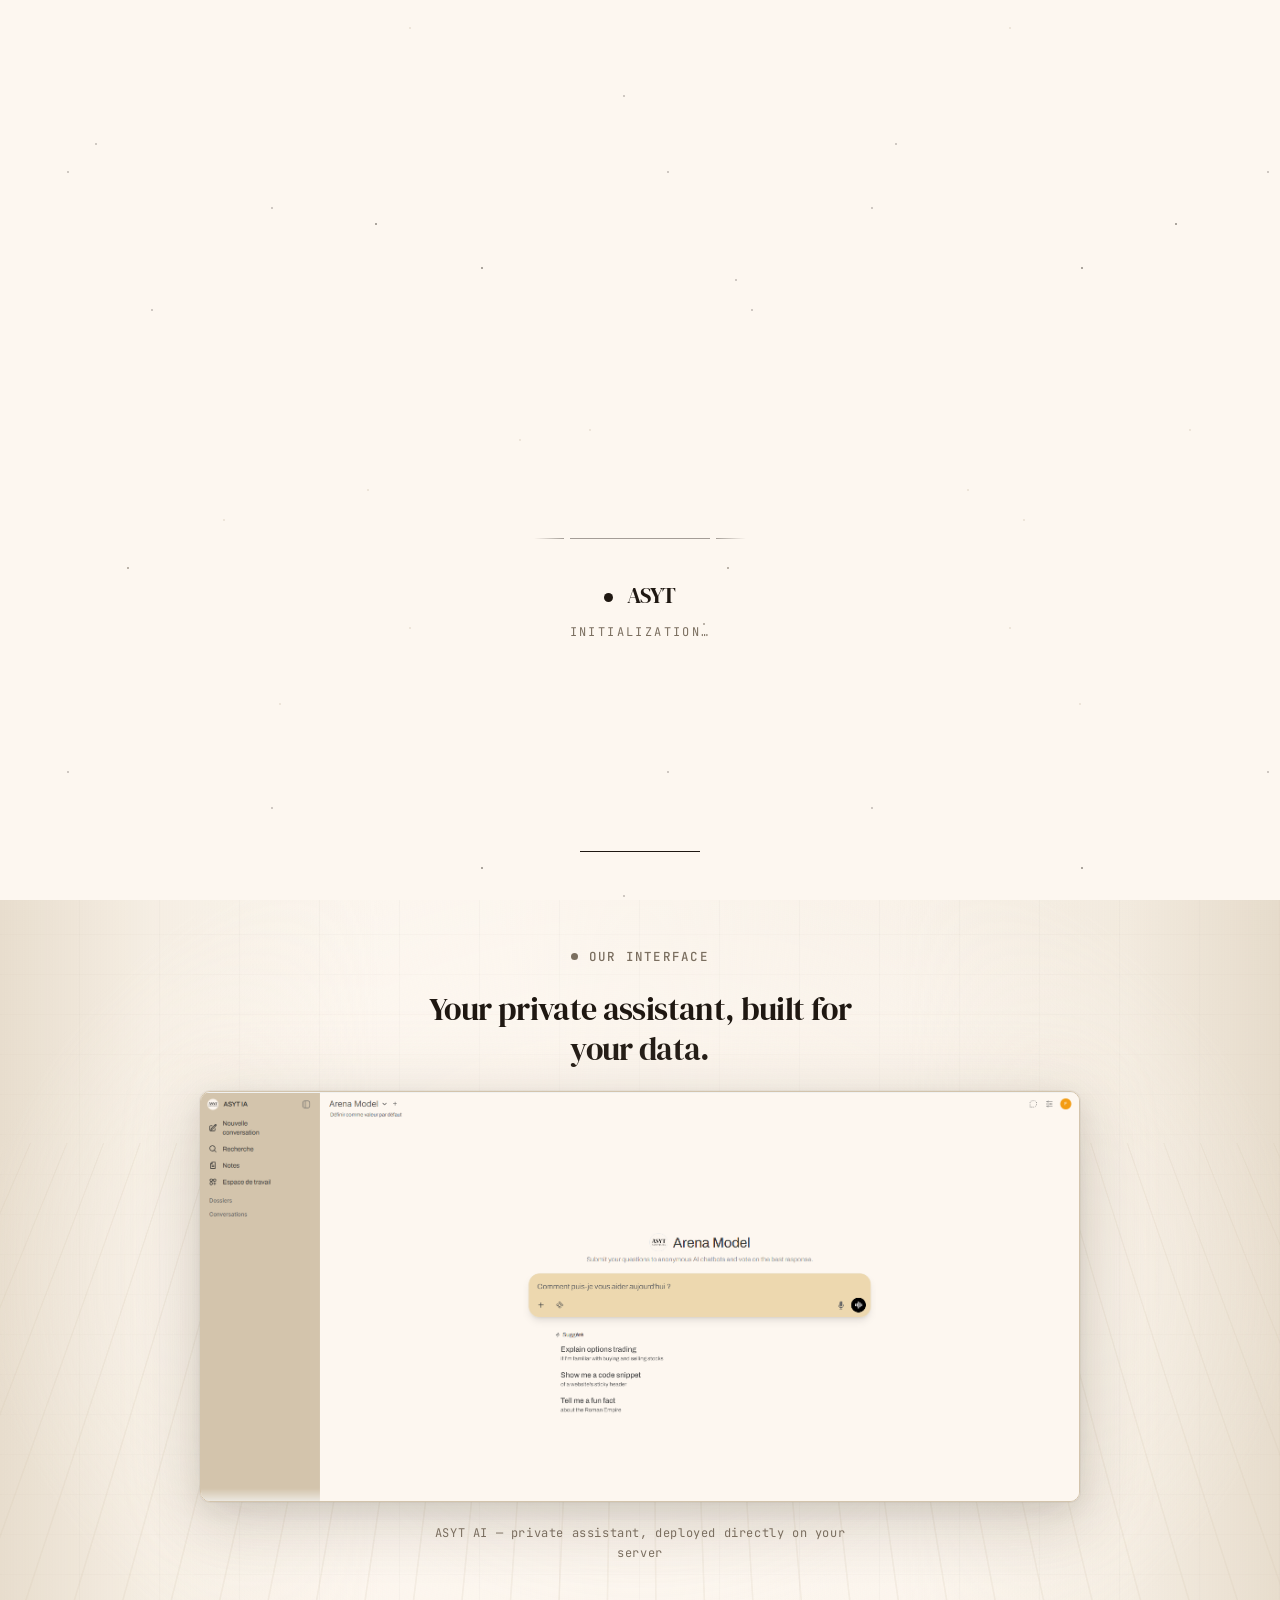
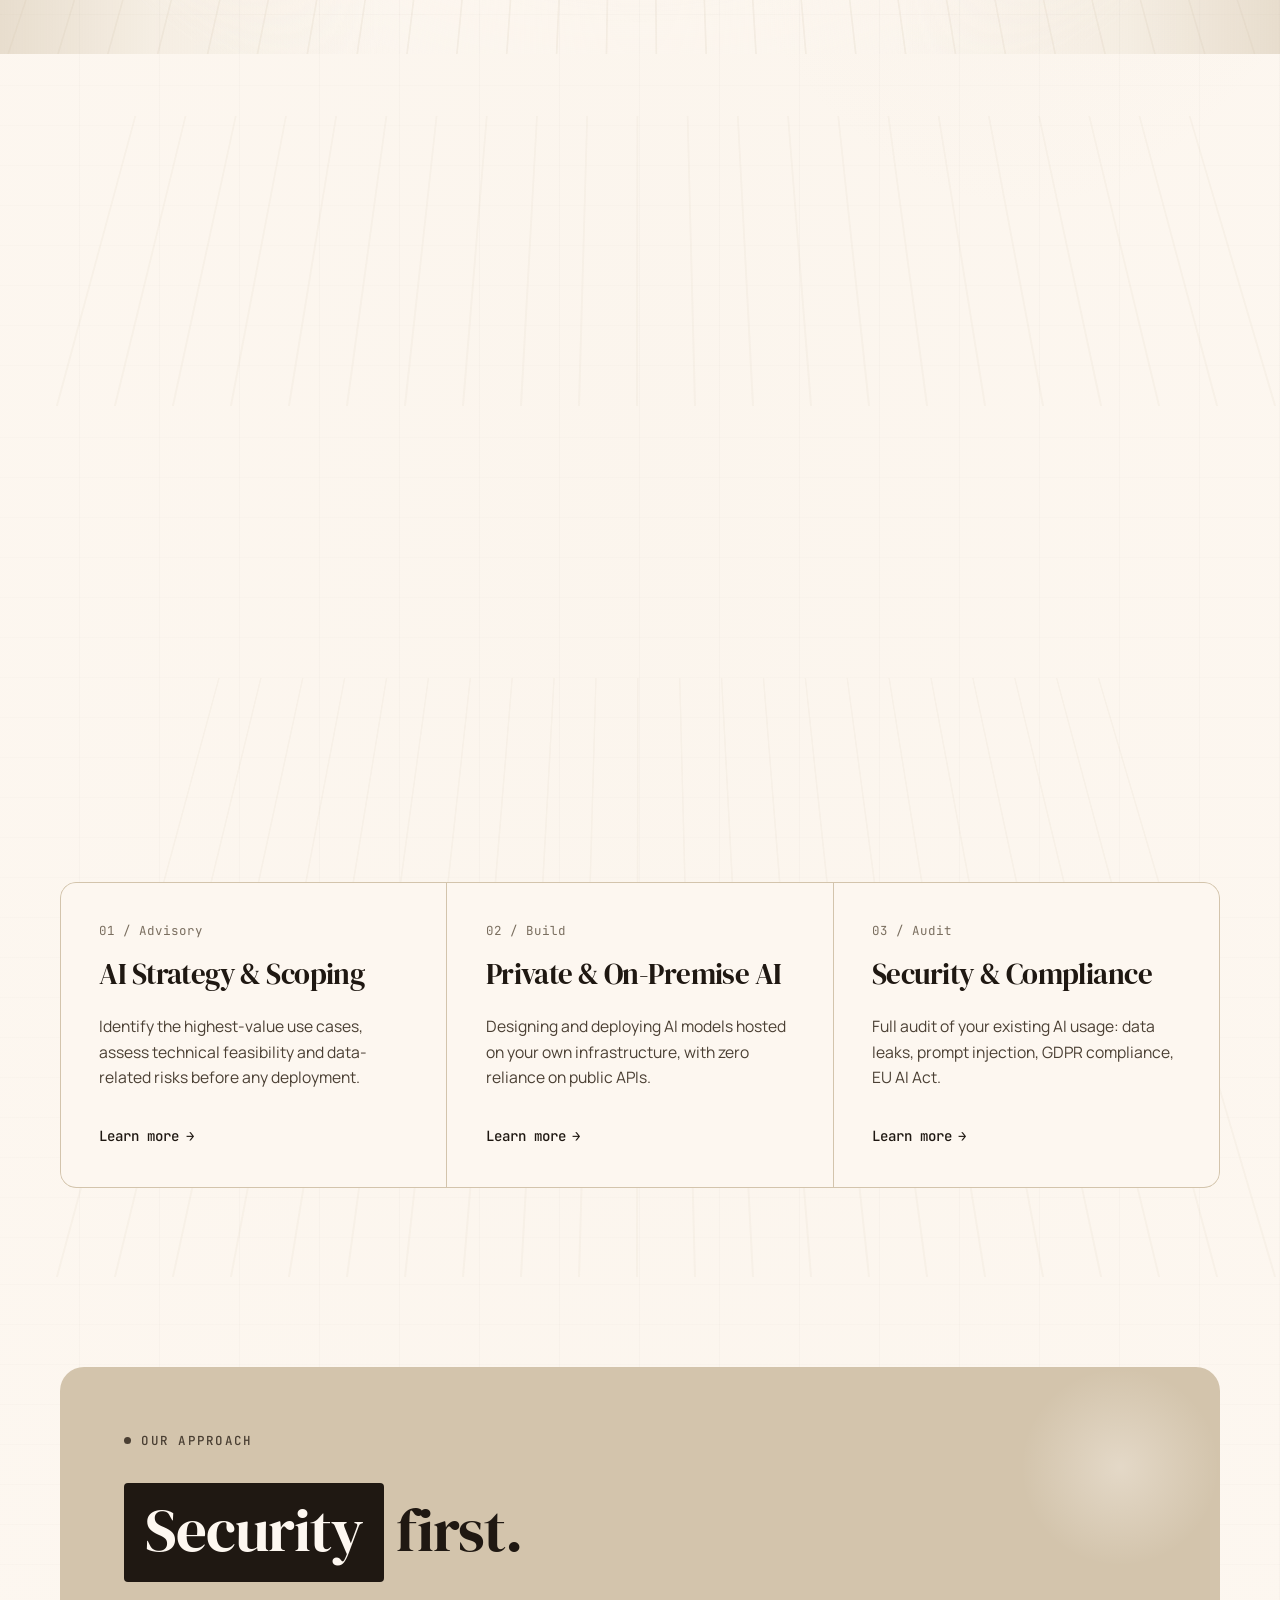
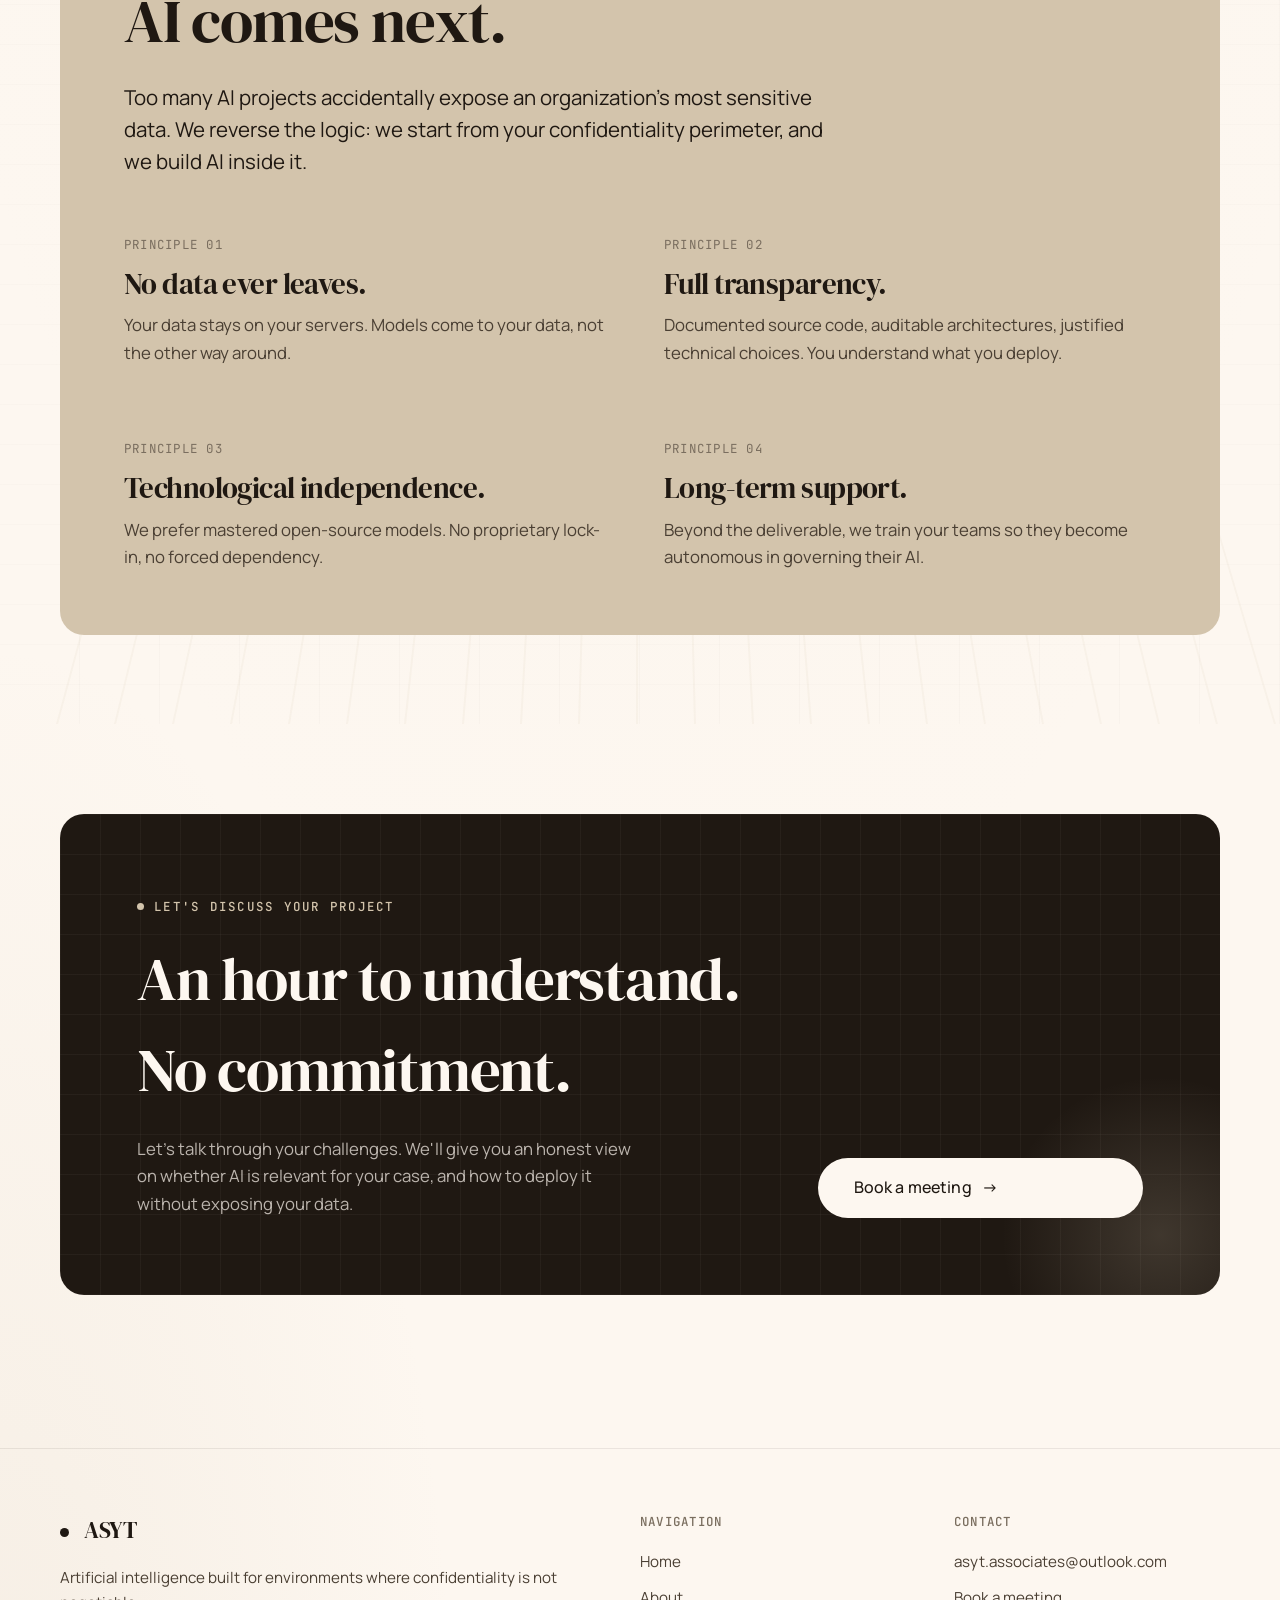
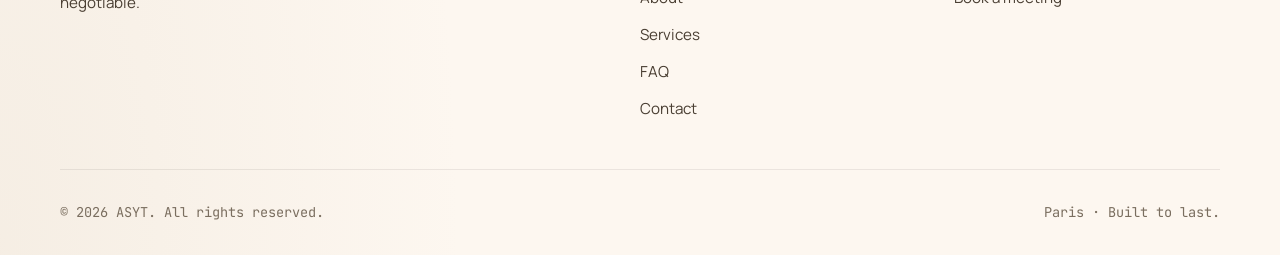
<file: index-en.html>
<!DOCTYPE html>
<html lang="en">
<head>
<meta charset="UTF-8">
<meta name="viewport" content="width=device-width, initial-scale=1.0">
<title>ASYT Associates — Sovereign AI for Your Sensitive Data</title>
<meta name="description" content="ASYT Associates designs secure, sovereign AI for organizations and entrepreneurs handling sensitive data.">
<link rel="preconnect" href="https://fonts.googleapis.com">
<link rel="preconnect" href="https://fonts.gstatic.com" crossorigin>
<link rel="stylesheet" href="styles.css">
<link rel="icon" type="image/png" href="asyt-logo.png">
<meta property="og:type" content="website">
<meta property="og:title" content="ASYT Associates — Sovereign AI for Your Sensitive Data">
<meta property="og:description" content="ASYT Associates designs secure, sovereign AI for organizations handling sensitive data.">
<meta property="og:image" content="asyt-logo.png">
<meta name="twitter:card" content="summary_large_image">
<meta name="twitter:image" content="asyt-logo.png">
</head>
<body>
<canvas id="data-canvas" aria-hidden="true"></canvas>
<!-- Preloader -->
<div class="preloader" id="preloader" aria-hidden="true">
  <div class="launch-scene">
    <div class="launch-platform"></div>
    <div class="launch-shockwave"></div>
    <div class="launch-trail"></div>
    <div class="launch-craft">
      <svg viewBox="0 0 64 88" xmlns="http://www.w3.org/2000/svg" fill="none">
        <!-- Corps principal du vaisseau -->
        <path d="M32 4 L48 44 L48 72 L32 80 L16 72 L16 44 Z" fill="#1F1812"/>
        <!-- Nez chromé -->
        <path d="M32 4 L40 28 L32 24 L24 28 Z" fill="#D3C4AC"/>
        <!-- Hublot -->
        <circle cx="32" cy="42" r="6" fill="#FDF7F0"/>
        <circle cx="32" cy="42" r="3" fill="#D3C4AC"/>
        <!-- Ailettes latérales -->
        <path d="M16 60 L8 76 L16 72 Z" fill="#1F1812"/>
        <path d="M48 60 L56 76 L48 72 Z" fill="#1F1812"/>
        <!-- Détail central -->
        <rect x="30" y="56" width="4" height="14" fill="#D3C4AC" opacity="0.5"/>
        <!-- Tuyère -->
        <path d="M22 72 L28 80 L36 80 L42 72 Z" fill="#4A3F33"/>
      </svg>
    </div>
  </div>
  <div class="preloader-text">
    <div class="brand">
      <span style="display:inline-block; width:9px; height:9px; border-radius:50%; background:#1F1812; margin-right:8px; transform:translateY(-1px);"></span>ASYT
    </div>
    <div class="tagline">Initialization…</div>
  </div>
  <div class="preloader-progress"></div>
</div>



<script>
(function() {
  var preloader = document.getElementById('preloader');
  if (!preloader) return;
  
  // Détecter si c'est la première visite ou une navigation interne
  var isFirstVisit = !sessionStorage.getItem('asyt-visited');
  var totalDuration = isFirstVisit ? 3800 : 1100;
  
  // Marquer comme visité
  sessionStorage.setItem('asyt-visited', '1');
  
  // Appliquer une animation accélérée si ce n'est pas la première visite
  if (!isFirstVisit) {
    preloader.classList.add('preloader-fast');
  }
  
  function hidePreloader() {
    preloader.classList.add('is-hidden');
    setTimeout(function() { 
      if (preloader.parentNode) preloader.remove(); 
    }, 800);
    document.body.style.overflow = '';
  }
  
  document.body.style.overflow = 'hidden';
  
  if (document.readyState === 'complete') {
    setTimeout(hidePreloader, totalDuration);
  } else {
    window.addEventListener('load', function() {
      setTimeout(hidePreloader, totalDuration);
    });
  }
  // Sécurité : retirer après 6s max
  setTimeout(hidePreloader, 6000);
})();
</script>

<header class="site-header">
  <div class="container">
    <a href="index-en.html" class="logo" aria-label="ASYT - Home">
      <span class="mark"></span>ASYT
    </a>
    <nav class="nav" id="primary-nav">
      <a href="index-en.html" class="active">Home</a>
      <a href="about.html">About</a>
      <a href="services-en.html">Services</a>
      <a href="faq-en.html">FAQ</a>
      <a href="contact-en.html">Contact</a>
      <div class="lang-switch">
        <a href="index.html" class="lang">FR</a>
        <span class="lang-sep">/</span>
        <a href="index-en.html" class="lang active">EN</a>
      </div>
    </nav>
    <button class="menu-toggle" aria-label="Menu" aria-controls="primary-nav" aria-expanded="false" onclick="this.setAttribute('aria-expanded', this.getAttribute('aria-expanded') === 'true' ? 'false' : 'true'); document.getElementById('primary-nav').classList.toggle('open');">
      <span></span><span></span><span></span>
    </button>
  </div>
</header>

<main>

  <section class="hero">
    <div class="container">
      <div class="hero-grid">
        <div>
          <span class="eyebrow rise rise-1">Secure AI · Tailor-made</span>
          <h1 class="rise rise-2">
            Artificial intelligence, without compromising your <span class="highlight">data.</span>
          </h1>
          <div class="hero-actions rise rise-4">
            <a href="services-en.html" class="btn btn-primary">
              Explore our services
              <span class="arrow">→</span>
            </a>
            <a href="contact-en.html" class="btn btn-ghost">Get in touch</a>
          </div>
        </div>
        <div class="hero-side rise rise-3">
          <img src="asyt-logo.png" alt="ASYT Associates" class="hero-logo">
          <div class="hero-meta">
            <p class="lead">
              ASYT Associates designs and deploys private AI for organizations whose data cannot leave their perimeter: finance, healthcare, legal, defense, research.
            </p>
            <p>
              No public cloud. No data in transit. AI built for environments where confidentiality is not negotiable.
            </p>
          </div>
        </div>
      </div>
    </div>
  </section>

  <!-- PRODUCT INTERFACE -->
  <section class="product-hero">
    <div class="product-backdrop" aria-hidden="true"></div>
    <div class="container">
      <div class="product-showcase reveal">
        <span class="eyebrow">Our interface</span>
        <h2 class="product-heading">Your private assistant,
          built for your data.</h2>
        <div class="product-stage">
          <figure class="product-img-frame">
            <img src="interface-asyt.png"
                 alt="ASYT private AI assistant interface"
                 loading="lazy">
          </figure>
        </div>
        <p class="product-tagline">ASYT AI — private assistant, deployed directly on your server</p>
      </div>
    </div>
  </section>

  <section style="padding-top: 2rem;">
    <div class="container">
      <div class="stats reveal">
        <div class="stat">
          <div class="num">100<span class="small">%</span></div>
          <h4>Sovereign data</h4>
          <p>Hosting exclusively on your own servers. No transit to third parties.</p>
        </div>
        <div class="stat">
          <div class="num">∞</div>
          <h4>Fully bespoke</h4>
          <p>Each solution is engineered around your business, your workflows, and your specific constraints.</p>
        </div>
        <div class="stat">
          <div class="num">0</div>
          <h4>Vendor lock-in</h4>
          <p>Open-source models only. You stay in control of your stack, with no forced dependency.</p>
        </div>
      </div>
    </div>
  </section>

  <section>
    <div class="container">
      <div class="section-head reveal">
        <span class="eyebrow">Our expertise</span>
        <h2>AI that respects the <span class="highlight">secrets</span> of your trade.</h2>
        <p class="lead">We support organizations and entrepreneurs handling confidential information: from initial audit to deployment and team training.</p>
      </div>

      <div class="services-grid reveal">
        <article class="service-card">
          <span class="num">01 / Advisory</span>
          <h3>AI Strategy & Scoping</h3>
          <p>Identify the highest-value use cases, assess technical feasibility and data-related risks before any deployment.</p>
          <a href="services-en.html#strategy" class="more">Learn more</a>
        </article>
        <article class="service-card">
          <span class="num">02 / Build</span>
          <h3>Private & On-Premise AI</h3>
          <p>Designing and deploying AI models hosted on your own infrastructure, with zero reliance on public APIs.</p>
          <a href="services-en.html#on-premise" class="more">Learn more</a>
        </article>
        <article class="service-card">
          <span class="num">03 / Audit</span>
          <h3>Security & Compliance</h3>
          <p>Full audit of your existing AI usage: data leaks, prompt injection, GDPR compliance, EU AI Act.</p>
          <a href="services-en.html#audit" class="more">Learn more</a>
        </article>
      </div>
    </div>
  </section>

  <section>
    <div class="container">
      <div class="band reveal">
        <div class="section-head" style="margin-bottom: 1rem;">
          <span class="eyebrow" style="color: var(--ink-soft);">Our approach</span>
          <h2><span class="highlight">Security</span> first.<br>AI comes next.</h2>
        </div>
        <p class="lead" style="max-width: 60ch;">
          Too many AI projects accidentally expose an organization's most sensitive data. We reverse the logic: we start from your confidentiality perimeter, and we build AI inside it.
        </p>
        <div class="values-list">
          <div class="value-item">
            <div class="num">PRINCIPLE 01</div>
            <h3>No data ever leaves.</h3>
            <p>Your data stays on your servers. Models come to your data, not the other way around.</p>
          </div>
          <div class="value-item">
            <div class="num">PRINCIPLE 02</div>
            <h3>Full transparency.</h3>
            <p>Documented source code, auditable architectures, justified technical choices. You understand what you deploy.</p>
          </div>
          <div class="value-item">
            <div class="num">PRINCIPLE 03</div>
            <h3>Technological independence.</h3>
            <p>We prefer mastered open-source models. No proprietary lock-in, no forced dependency.</p>
          </div>
          <div class="value-item">
            <div class="num">PRINCIPLE 04</div>
            <h3>Long-term support.</h3>
            <p>Beyond the deliverable, we train your teams so they become autonomous in governing their AI.</p>
          </div>
        </div>
      </div>
    </div>
  </section>

  <section>
    <div class="container">
      <div class="cta-block reveal">
        <div>
          <span class="eyebrow">Let's discuss your project</span>
          <h2 style="margin-top: 1rem;">An hour to understand. No commitment.</h2>
          <p style="margin-top: 1.2rem; max-width: 50ch;">Let's talk through your challenges. We'll give you an honest view on whether AI is relevant for your case, and how to deploy it without exposing your data.</p>
        </div>
        <a href="https://calendly.com/asyt-associates/new-meeting" target="_blank" rel="noopener" class="btn btn-primary">
          Book a meeting
          <span class="arrow">→</span>
        </a>
      </div>
    </div>
  </section>

</main>

<footer class="site-footer">
  <div class="container">
    <div class="footer-grid">
      <div class="footer-brand">
        <div class="logo">
          <span class="mark"></span>ASYT
        </div>
        <p>Artificial intelligence built for environments where confidentiality is not negotiable.</p>
      </div>
      <div class="footer-col">
        <h5>Navigation</h5>
        <ul>
          <li><a href="index-en.html">Home</a></li>
          <li><a href="about.html">About</a></li>
          <li><a href="services-en.html">Services</a></li>
          <li><a href="faq-en.html">FAQ</a></li>
          <li><a href="contact-en.html">Contact</a></li>
        </ul>
      </div>
      <div class="footer-col">
        <h5>Contact</h5>
        <ul>
          <li><a href="mailto:asyt.associates@outlook.com">asyt.associates@outlook.com</a></li>
          <li><a href="https://calendly.com/asyt-associates/new-meeting" target="_blank" rel="noopener">Book a meeting</a></li>
        </ul>
      </div>
    </div>
    <div class="footer-bottom">
      <span>© 2026 ASYT. All rights reserved.</span>
      <span>Paris · Built to last.</span>
    </div>
  </div>
</footer>

<script src="script.js"></script>
</body>
</html>
</file>
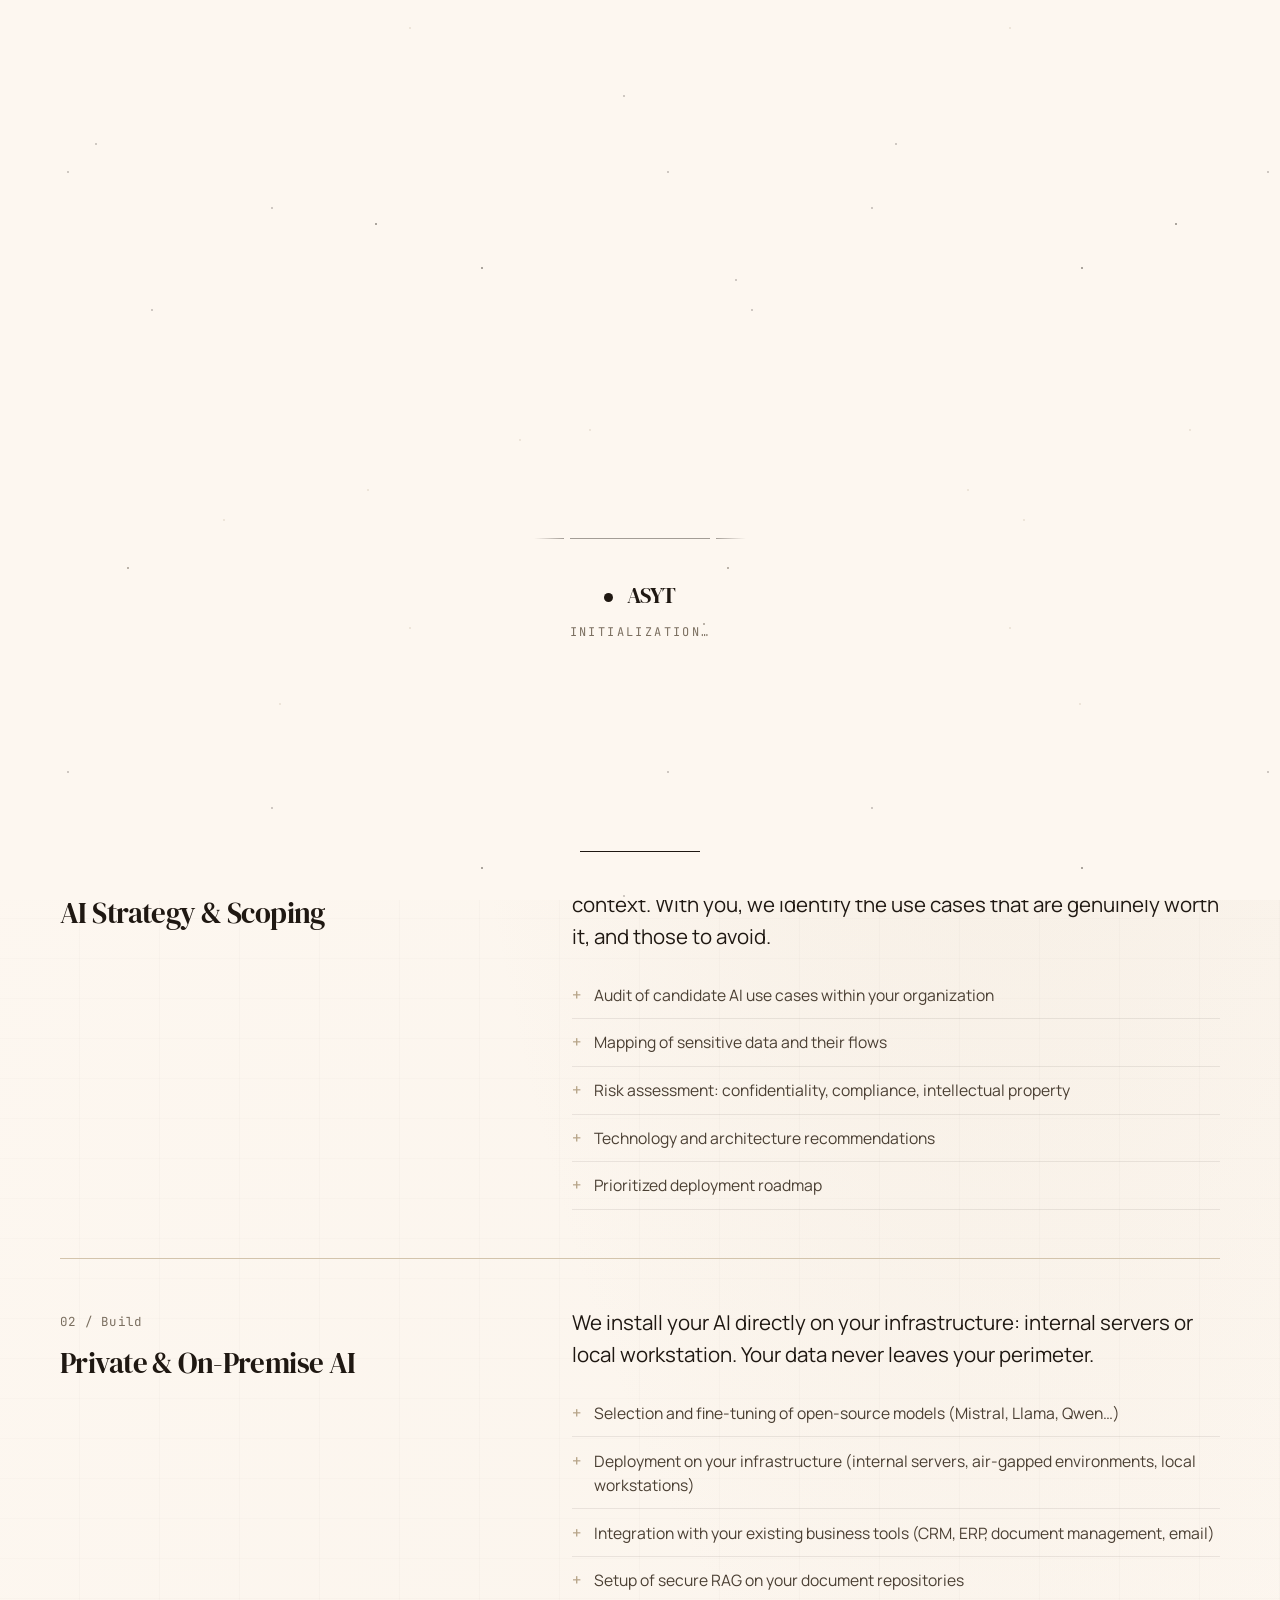
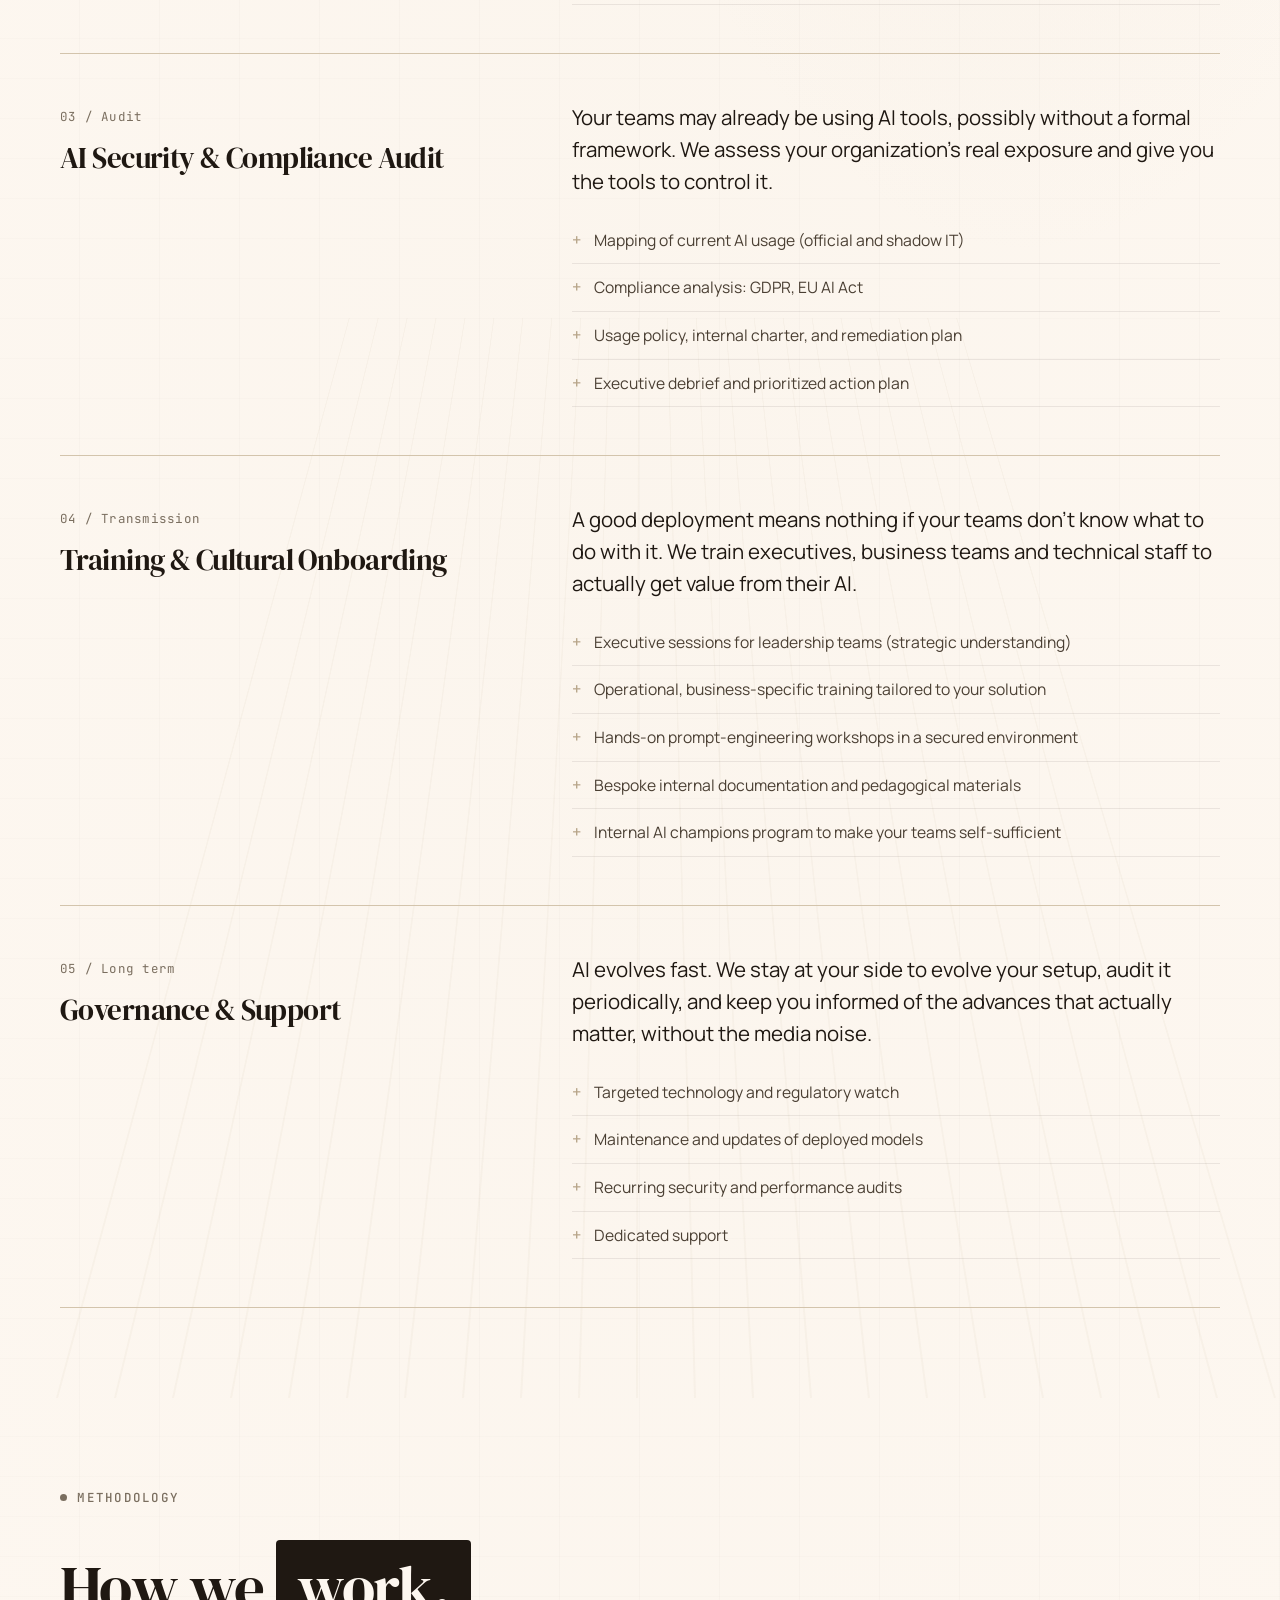
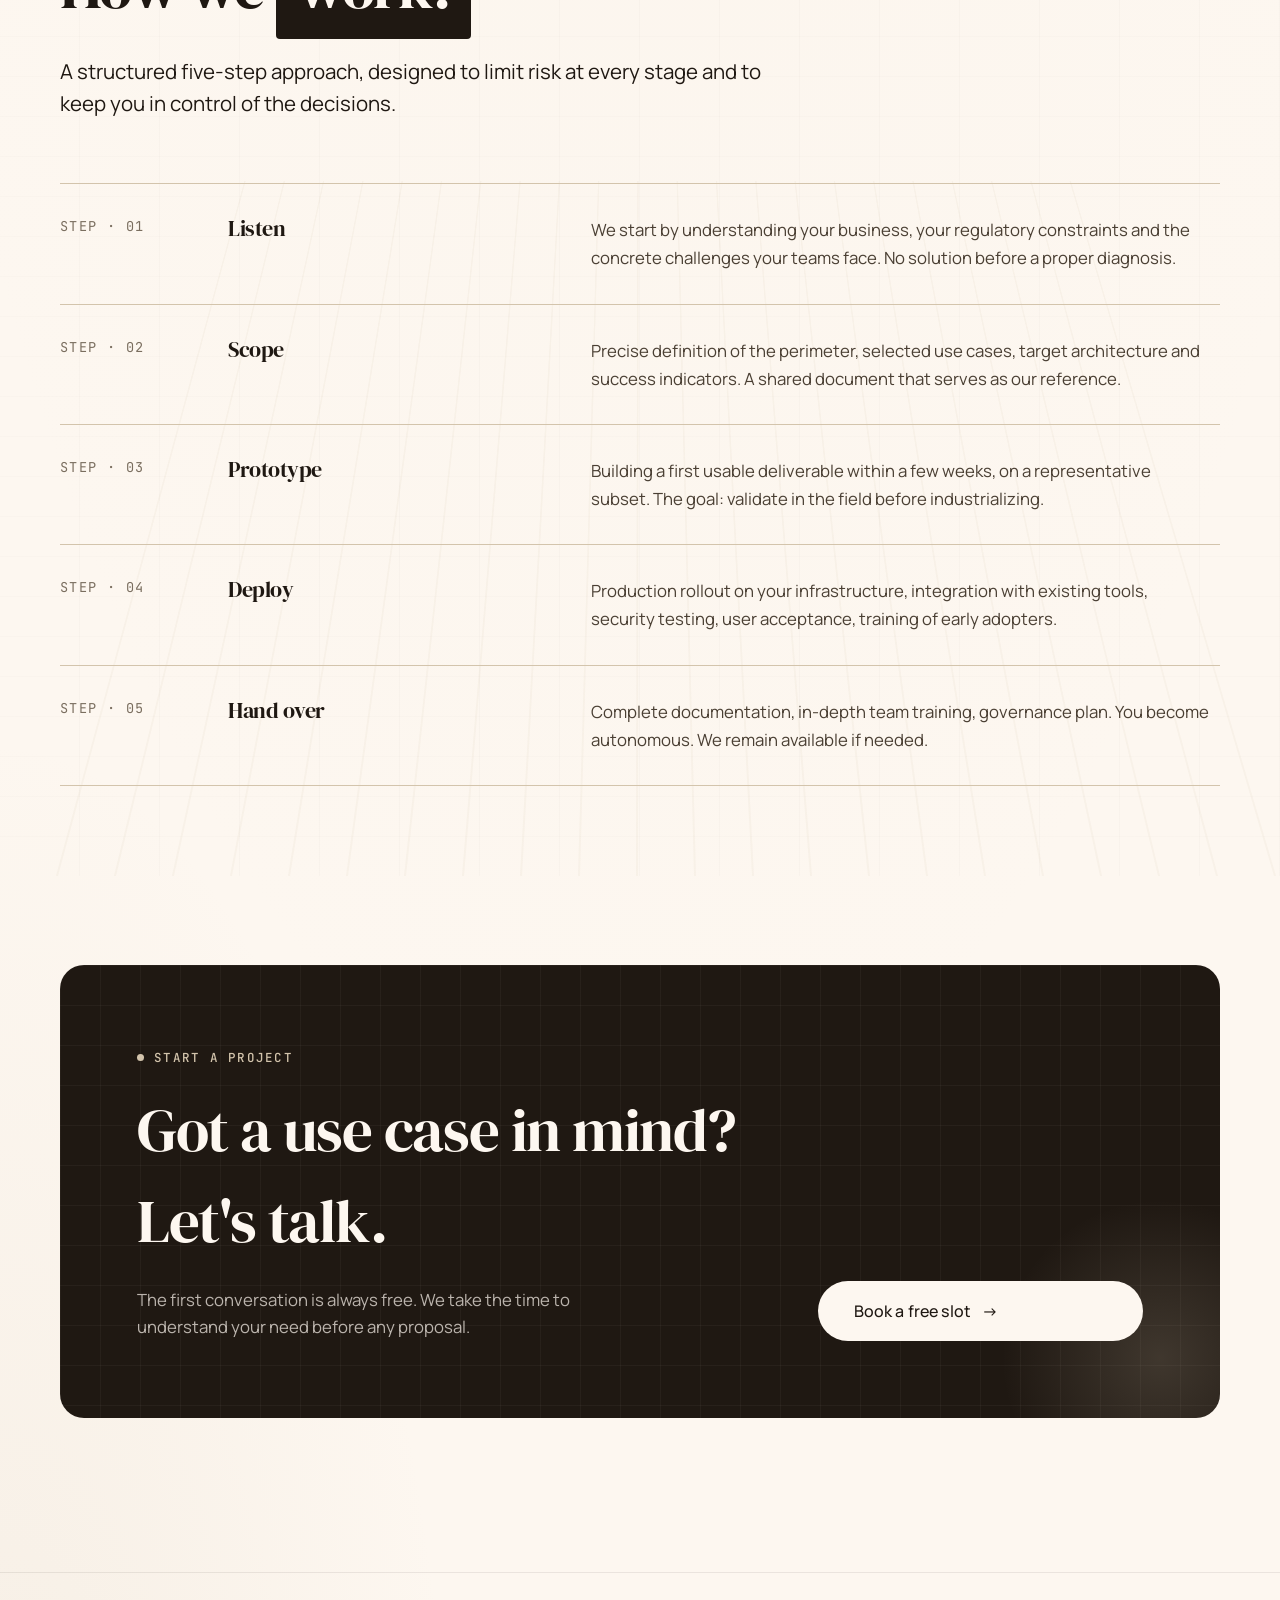
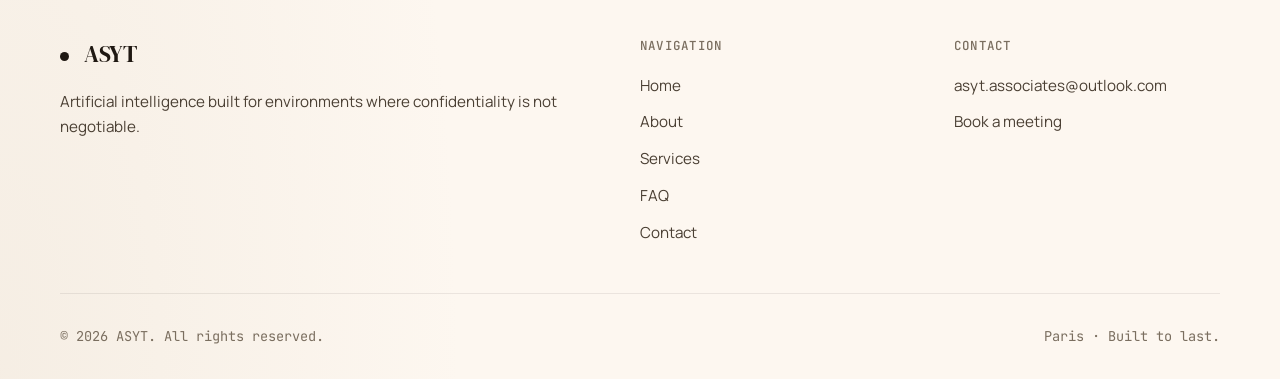
<file: services-en.html>
<!DOCTYPE html>
<html lang="en">
<head>
<meta charset="UTF-8">
<meta name="viewport" content="width=device-width, initial-scale=1.0">
<title>Services — ASYT Associates</title>
<meta name="description" content="Advisory, on-premise AI deployment, security audits, training. Discover ASYT Associates' services for sensitive organizations.">
<link rel="preconnect" href="https://fonts.googleapis.com">
<link rel="preconnect" href="https://fonts.gstatic.com" crossorigin>
<link rel="stylesheet" href="styles.css">
<link rel="icon" type="image/png" href="asyt-logo.png">
<meta property="og:type" content="website">
<meta property="og:title" content="Services — ASYT Associates">
<meta property="og:description" content="Advisory, on-premise AI deployment, security audits, training.">
<meta property="og:image" content="asyt-logo.png">
</head>
<body>
<canvas id="data-canvas" aria-hidden="true"></canvas>
<!-- Preloader -->
<div class="preloader" id="preloader" aria-hidden="true">
  <div class="launch-scene">
    <div class="launch-platform"></div>
    <div class="launch-shockwave"></div>
    <div class="launch-trail"></div>
    <div class="launch-craft">
      <svg viewBox="0 0 64 88" xmlns="http://www.w3.org/2000/svg" fill="none">
        <!-- Corps principal du vaisseau -->
        <path d="M32 4 L48 44 L48 72 L32 80 L16 72 L16 44 Z" fill="#1F1812"/>
        <!-- Nez chromé -->
        <path d="M32 4 L40 28 L32 24 L24 28 Z" fill="#D3C4AC"/>
        <!-- Hublot -->
        <circle cx="32" cy="42" r="6" fill="#FDF7F0"/>
        <circle cx="32" cy="42" r="3" fill="#D3C4AC"/>
        <!-- Ailettes latérales -->
        <path d="M16 60 L8 76 L16 72 Z" fill="#1F1812"/>
        <path d="M48 60 L56 76 L48 72 Z" fill="#1F1812"/>
        <!-- Détail central -->
        <rect x="30" y="56" width="4" height="14" fill="#D3C4AC" opacity="0.5"/>
        <!-- Tuyère -->
        <path d="M22 72 L28 80 L36 80 L42 72 Z" fill="#4A3F33"/>
      </svg>
    </div>
  </div>
  <div class="preloader-text">
    <div class="brand">
      <span style="display:inline-block; width:9px; height:9px; border-radius:50%; background:#1F1812; margin-right:8px; transform:translateY(-1px);"></span>ASYT
    </div>
    <div class="tagline">Initialization…</div>
  </div>
  <div class="preloader-progress"></div>
</div>



<script>
(function() {
  var preloader = document.getElementById('preloader');
  if (!preloader) return;
  
  // Détecter si c'est la première visite ou une navigation interne
  var isFirstVisit = !sessionStorage.getItem('asyt-visited');
  var totalDuration = isFirstVisit ? 3800 : 1100;
  
  // Marquer comme visité
  sessionStorage.setItem('asyt-visited', '1');
  
  // Appliquer une animation accélérée si ce n'est pas la première visite
  if (!isFirstVisit) {
    preloader.classList.add('preloader-fast');
  }
  
  function hidePreloader() {
    preloader.classList.add('is-hidden');
    setTimeout(function() { 
      if (preloader.parentNode) preloader.remove(); 
    }, 800);
    document.body.style.overflow = '';
  }
  
  document.body.style.overflow = 'hidden';
  
  if (document.readyState === 'complete') {
    setTimeout(hidePreloader, totalDuration);
  } else {
    window.addEventListener('load', function() {
      setTimeout(hidePreloader, totalDuration);
    });
  }
  // Sécurité : retirer après 6s max
  setTimeout(hidePreloader, 6000);
})();
</script>

<header class="site-header">
  <div class="container">
    <a href="index-en.html" class="logo">
      <span class="mark"></span>ASYT
    </a>
    <nav class="nav" id="primary-nav">
      <a href="index-en.html">Home</a>
      <a href="about.html">About</a>
      <a href="services-en.html" class="active">Services</a>
      <a href="faq-en.html">FAQ</a>
      <a href="contact-en.html">Contact</a>
      <div class="lang-switch">
        <a href="services.html" class="lang">FR</a>
        <span class="lang-sep">/</span>
        <a href="services-en.html" class="lang active">EN</a>
      </div>
    </nav>
    <button class="menu-toggle" aria-label="Menu" aria-expanded="false" onclick="this.setAttribute('aria-expanded', this.getAttribute('aria-expanded') === 'true' ? 'false' : 'true'); document.getElementById('primary-nav').classList.toggle('open');">
      <span></span><span></span><span></span>
    </button>
  </div>
</header>

<main>

  <section class="page-hero">
    <div class="container">
      <span class="eyebrow rise rise-1">Services</span>
      <h1 class="rise rise-2">Five practices, one through line: the <span class="highlight">sovereignty</span> of your data.</h1>
      <p class="lead rise rise-3">From strategic scoping to technical deployment, all the way to training your teams. We cover the entire lifecycle of an AI project, while staying inside your trust perimeter.</p>
    </div>
  </section>

  <section>
    <div class="container">

      <article class="service-detailed reveal" id="strategy">
        <div>
          <span class="label">01 / Advisory</span>
          <h3>AI Strategy & Scoping</h3>
        </div>
        <div>
          <p class="lead">Before deploying anything, we take the time to understand your context. With you, we identify the use cases that are genuinely worth it, and those to avoid.</p>
          <ul>
            <li>Audit of candidate AI use cases within your organization</li>
            <li>Mapping of sensitive data and their flows</li>
            <li>Risk assessment: confidentiality, compliance, intellectual property</li>
            <li>Technology and architecture recommendations</li>
            <li>Prioritized deployment roadmap</li>
          </ul>
        </div>
      </article>

      <article class="service-detailed reveal" id="on-premise">
        <div>
          <span class="label">02 / Build</span>
          <h3>Private & On-Premise AI</h3>
        </div>
        <div>
          <p class="lead">We install your AI directly on your infrastructure: internal servers or local workstation. Your data never leaves your perimeter.</p>
          <ul>
            <li>Selection and fine-tuning of open-source models (Mistral, Llama, Qwen…)</li>
            <li>Deployment on your infrastructure (internal servers, air-gapped environments, local workstations)</li>
            <li>Integration with your existing business tools (CRM, ERP, document management, email)</li>
            <li>Setup of secure RAG on your document repositories</li>
          </ul>
        </div>
      </article>

      <article class="service-detailed reveal" id="audit">
        <div>
          <span class="label">03 / Audit</span>
          <h3>AI Security & Compliance Audit</h3>
        </div>
        <div>
          <p class="lead">Your teams may already be using AI tools, possibly without a formal framework. We assess your organization's real exposure and give you the tools to control it.</p>
          <ul>
            <li>Mapping of current AI usage (official and shadow IT)</li>
            <li>Compliance analysis: GDPR, EU AI Act</li>
            <li>Usage policy, internal charter, and remediation plan</li>
            <li>Executive debrief and prioritized action plan</li>
          </ul>
        </div>
      </article>

      <article class="service-detailed reveal" id="training">
        <div>
          <span class="label">04 / Transmission</span>
          <h3>Training & Cultural Onboarding</h3>
        </div>
        <div>
          <p class="lead">A good deployment means nothing if your teams don't know what to do with it. We train executives, business teams and technical staff to actually get value from their AI.</p>
          <ul>
            <li>Executive sessions for leadership teams (strategic understanding)</li>
            <li>Operational, business-specific training tailored to your solution</li>
            <li>Hands-on prompt-engineering workshops in a secured environment</li>
            <li>Bespoke internal documentation and pedagogical materials</li>
            <li>Internal AI champions program to make your teams self-sufficient</li>
          </ul>
        </div>
      </article>

      <article class="service-detailed reveal" id="governance">
        <div>
          <span class="label">05 / Long term</span>
          <h3>Governance & Support</h3>
        </div>
        <div>
          <p class="lead">AI evolves fast. We stay at your side to evolve your setup, audit it periodically, and keep you informed of the advances that actually matter, without the media noise.</p>
          <ul>
            <li>Targeted technology and regulatory watch</li>
            <li>Maintenance and updates of deployed models</li>
            <li>Recurring security and performance audits</li>
            <li>Dedicated support</li>
          </ul>
        </div>
      </article>

    </div>
  </section>

  <section>
    <div class="container">
      <div class="section-head reveal">
        <span class="eyebrow">Methodology</span>
        <h2>How we <span class="highlight">work.</span></h2>
        <p class="lead">A structured five-step approach, designed to limit risk at every stage and to keep you in control of the decisions.</p>
      </div>
      <div class="process">
        <div class="process-step reveal">
          <span class="step-num">STEP · 01</span>
          <h3>Listen</h3>
          <p>We start by understanding your business, your regulatory constraints and the concrete challenges your teams face. No solution before a proper diagnosis.</p>
        </div>
        <div class="process-step reveal">
          <span class="step-num">STEP · 02</span>
          <h3>Scope</h3>
          <p>Precise definition of the perimeter, selected use cases, target architecture and success indicators. A shared document that serves as our reference.</p>
        </div>
        <div class="process-step reveal">
          <span class="step-num">STEP · 03</span>
          <h3>Prototype</h3>
          <p>Building a first usable deliverable within a few weeks, on a representative subset. The goal: validate in the field before industrializing.</p>
        </div>
        <div class="process-step reveal">
          <span class="step-num">STEP · 04</span>
          <h3>Deploy</h3>
          <p>Production rollout on your infrastructure, integration with existing tools, security testing, user acceptance, training of early adopters.</p>
        </div>
        <div class="process-step reveal">
          <span class="step-num">STEP · 05</span>
          <h3>Hand over</h3>
          <p>Complete documentation, in-depth team training, governance plan. You become autonomous. We remain available if needed.</p>
        </div>
      </div>
    </div>
  </section>

  <section>
    <div class="container">
      <div class="cta-block reveal">
        <div>
          <span class="eyebrow">Start a project</span>
          <h2 style="margin-top: 1rem;">Got a use case in mind? Let's talk.</h2>
          <p style="margin-top: 1.2rem; max-width: 50ch;">The first conversation is always free. We take the time to understand your need before any proposal.</p>
        </div>
        <a href="https://calendly.com/asyt-associates/new-meeting" target="_blank" rel="noopener" class="btn btn-primary">
          Book a free slot
          <span class="arrow">→</span>
        </a>
      </div>
    </div>
  </section>

</main>

<footer class="site-footer">
  <div class="container">
    <div class="footer-grid">
      <div class="footer-brand">
        <div class="logo">
          <span class="mark"></span>ASYT
        </div>
        <p>Artificial intelligence built for environments where confidentiality is not negotiable.</p>
      </div>
      <div class="footer-col">
        <h5>Navigation</h5>
        <ul>
          <li><a href="index-en.html">Home</a></li>
          <li><a href="about.html">About</a></li>
          <li><a href="services-en.html">Services</a></li>
          <li><a href="faq-en.html">FAQ</a></li>
          <li><a href="contact-en.html">Contact</a></li>
        </ul>
      </div>
      <div class="footer-col">
        <h5>Contact</h5>
        <ul>
          <li><a href="mailto:asyt.associates@outlook.com">asyt.associates@outlook.com</a></li>
          <li><a href="https://calendly.com/asyt-associates/new-meeting" target="_blank" rel="noopener">Book a meeting</a></li>
        </ul>
      </div>
    </div>
    <div class="footer-bottom">
      <span>© 2026 ASYT. All rights reserved.</span>
      <span>Paris · Built to last.</span>
    </div>
  </div>
</footer>

<script src="script.js"></script>
</body>
</html>
</file>
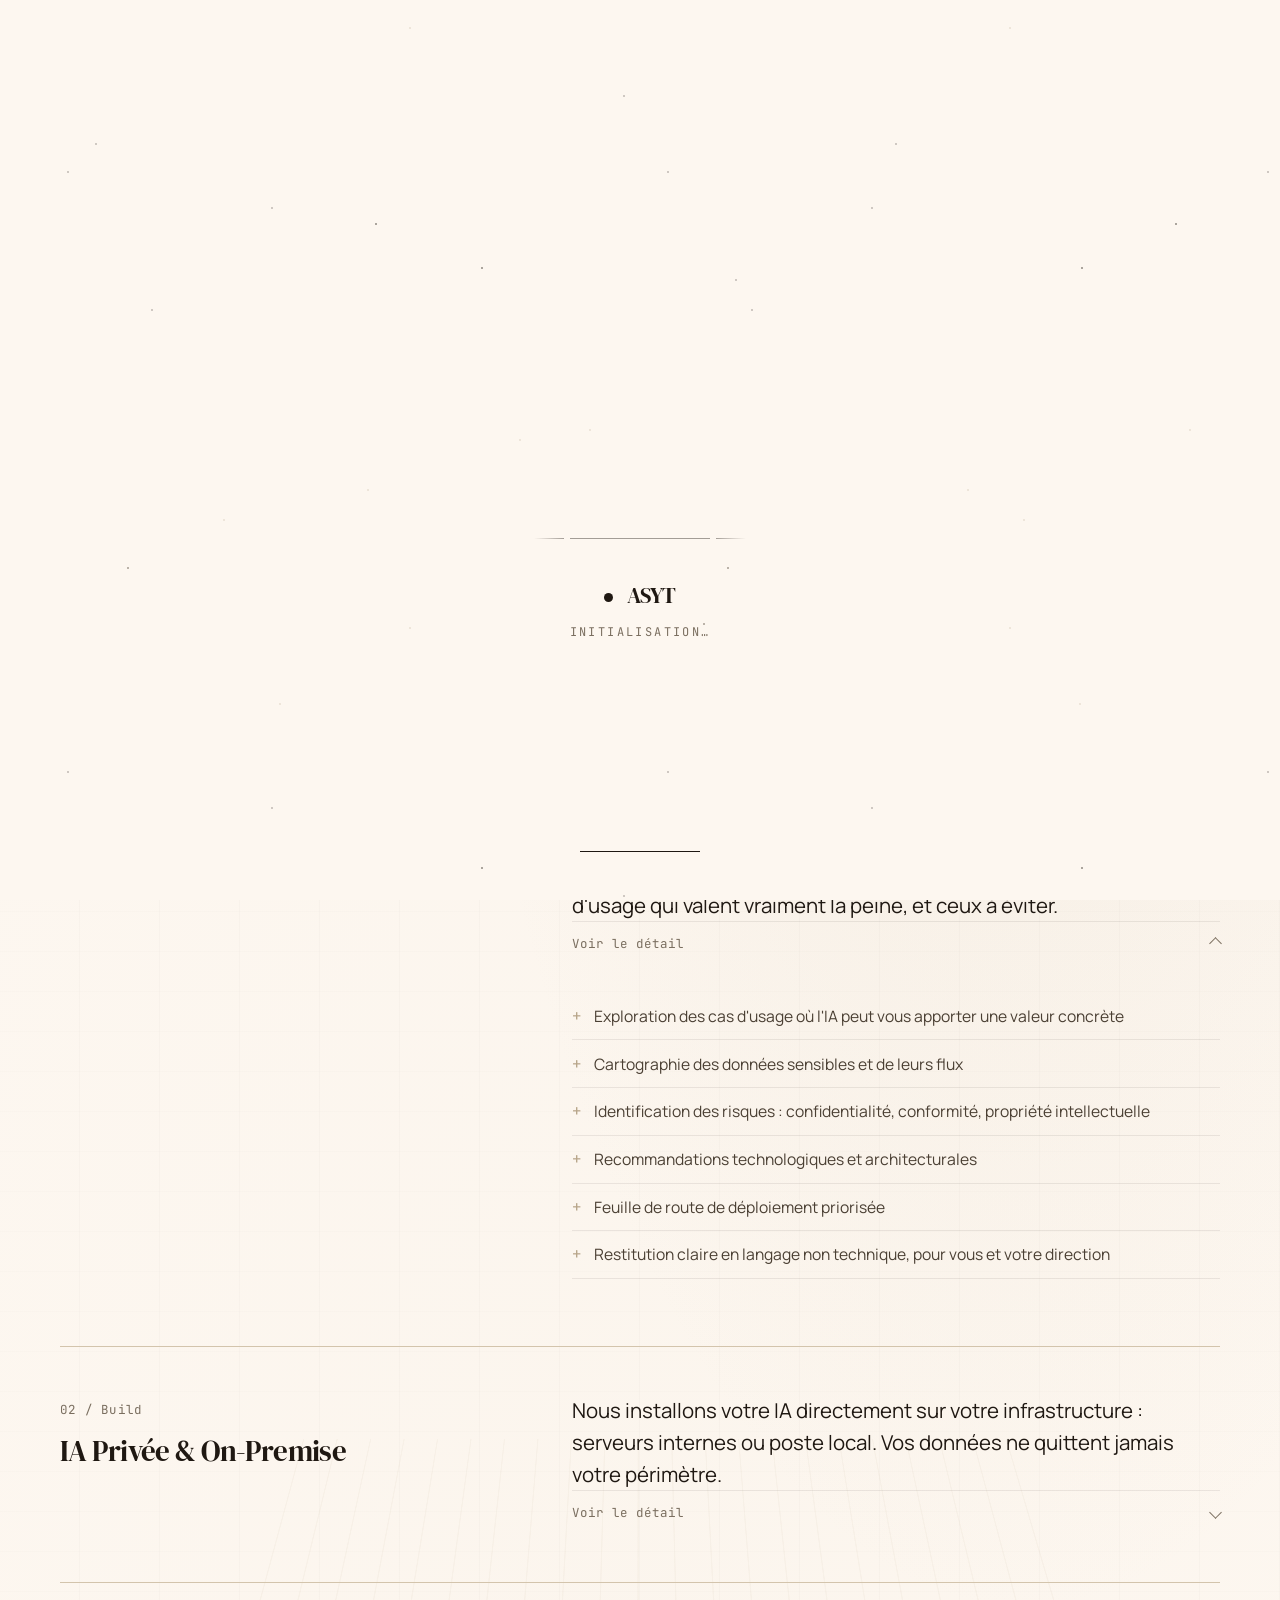
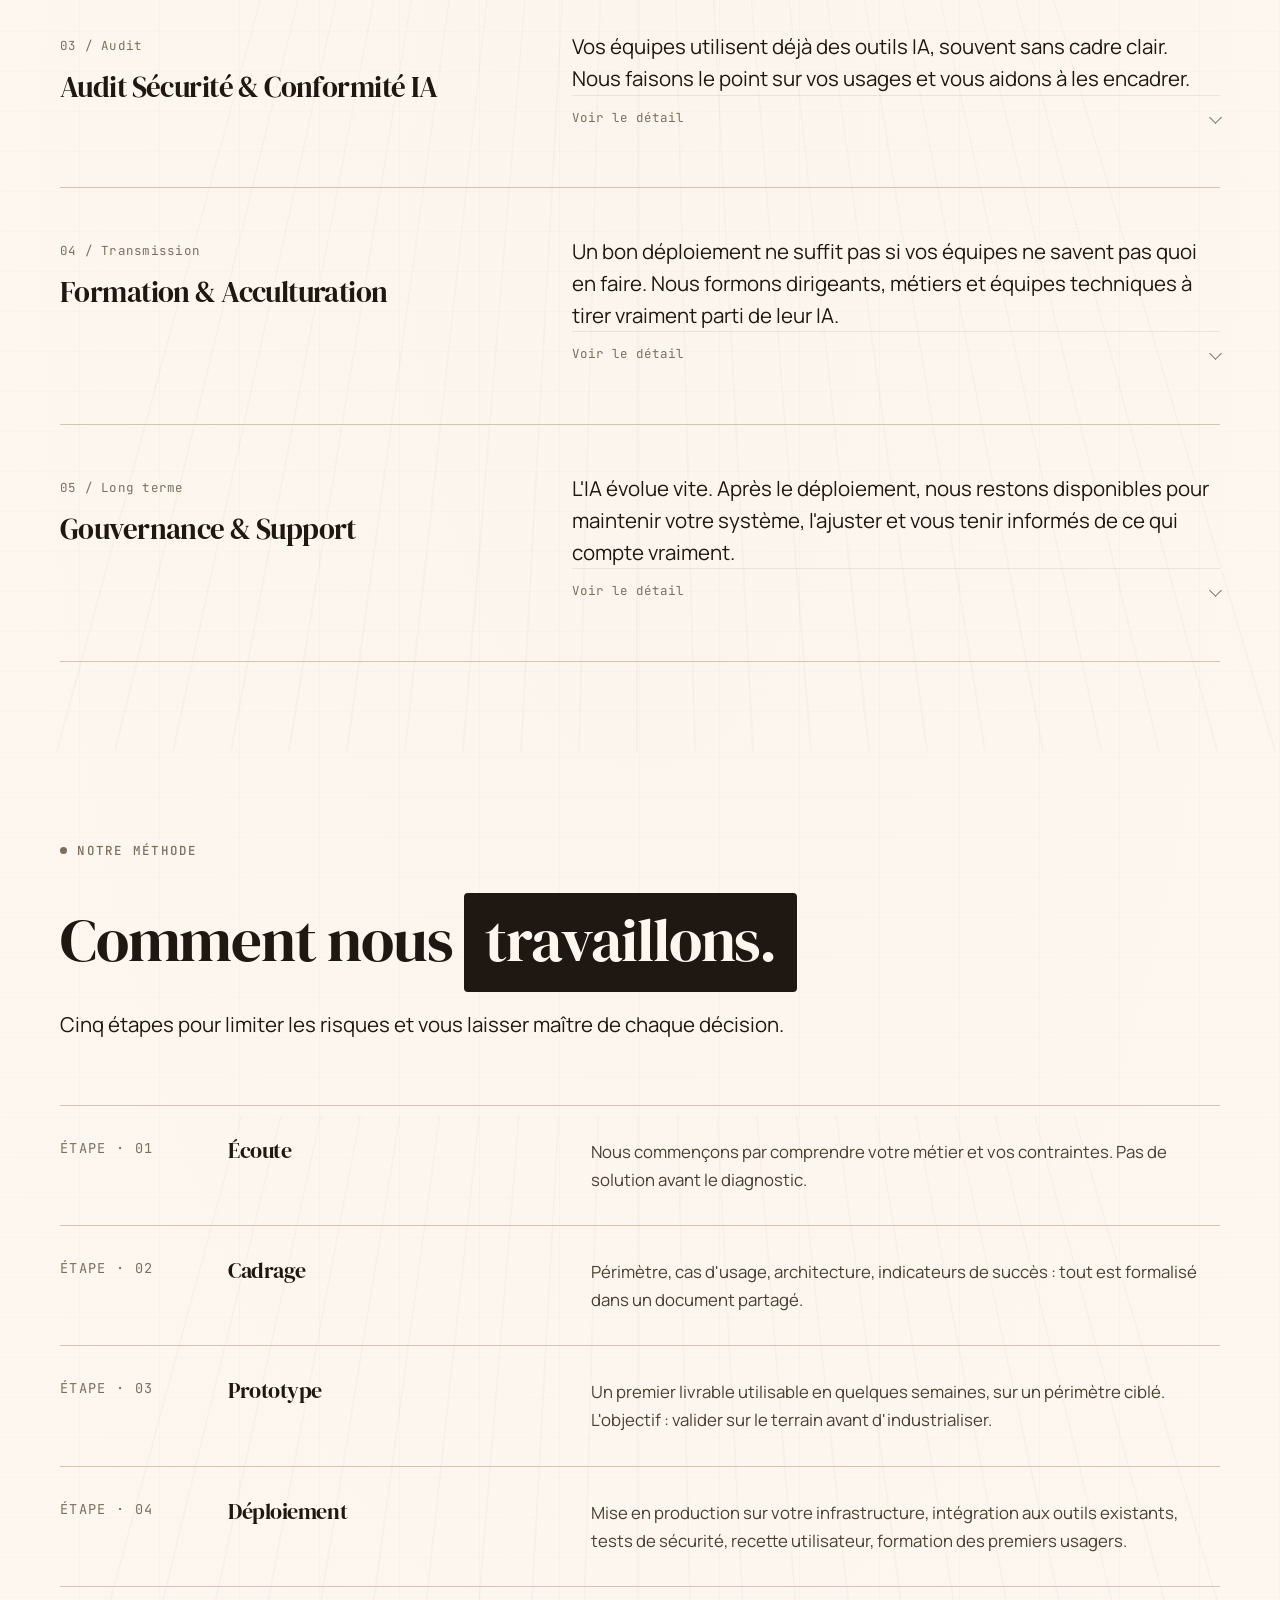
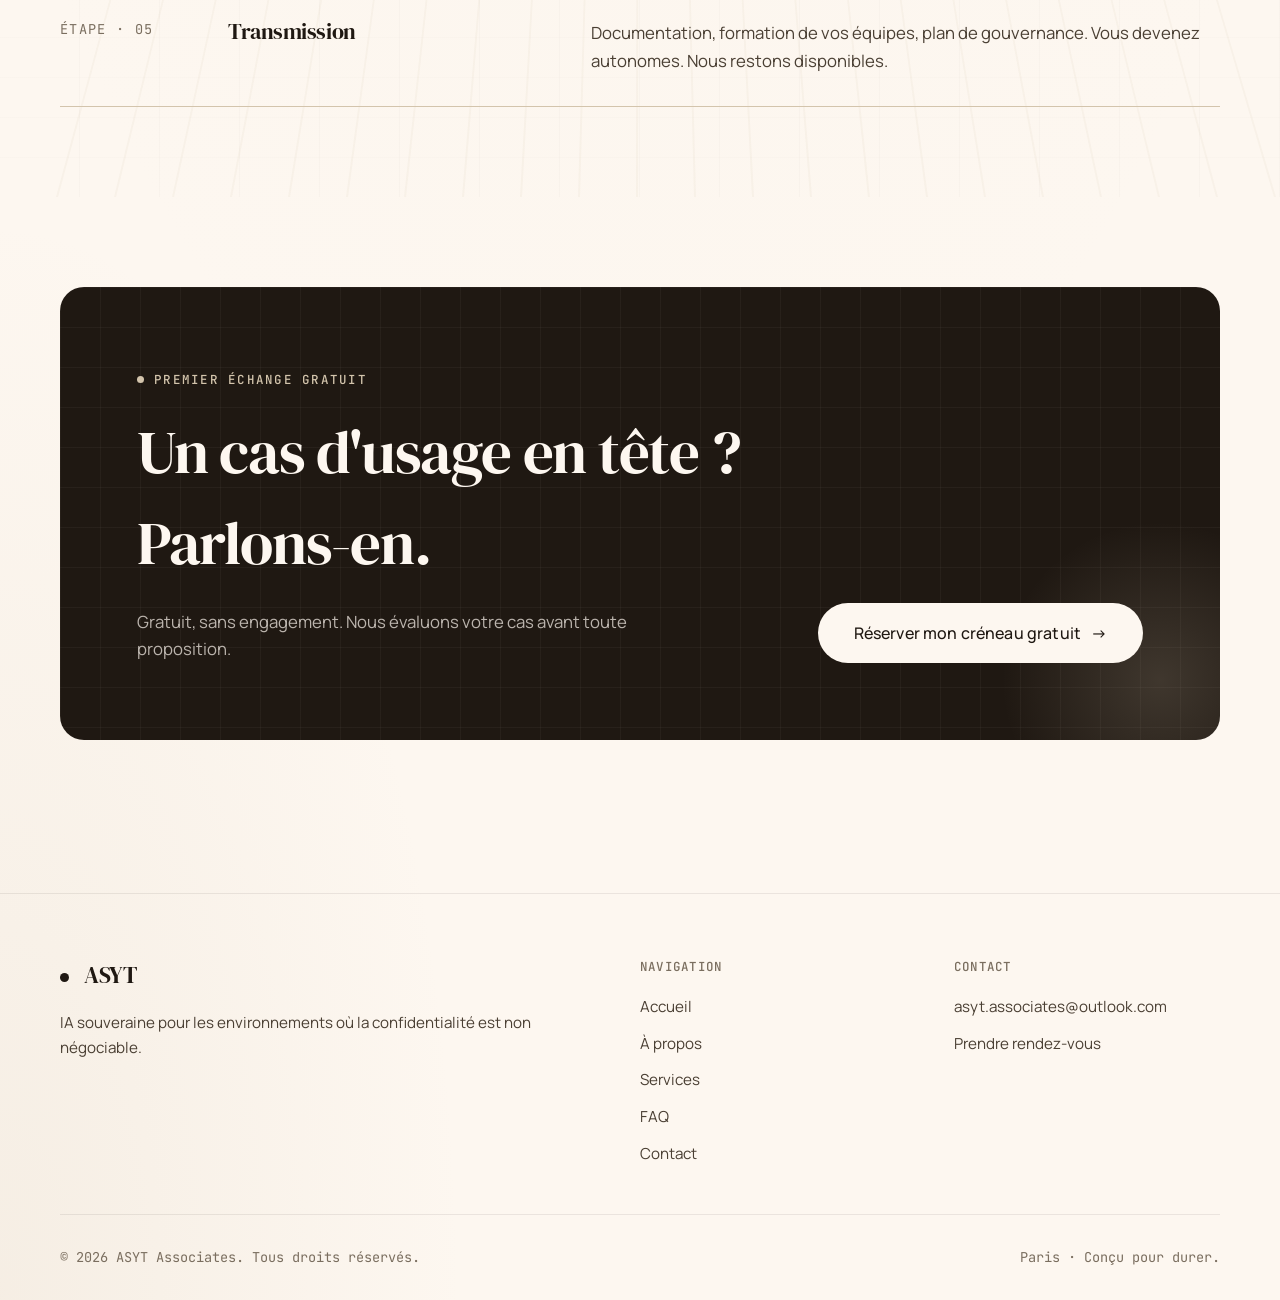
<file: services.html>
<!DOCTYPE html>
<html lang="fr">
<head>
<meta charset="UTF-8">
<meta name="viewport" content="width=device-width, initial-scale=1.0">
<title>Services — ASYT</title>
<meta name="description" content="Conseil, déploiement d'IA on-premise, audit de sécurité, formation. Découvrez les services d'ASYT Associates pour les organisations sensibles.">
<link rel="preconnect" href="https://fonts.googleapis.com">
<link rel="preconnect" href="https://fonts.gstatic.com" crossorigin>
<link rel="stylesheet" href="styles.css">
<link rel="icon" type="image/png" href="asyt-logo.png">
<meta property="og:type" content="website">
<meta property="og:title" content="ASYT Associates — L'IA souveraine pour vos données sensibles">
<meta property="og:description" content="ASYT Associates conçoit des intelligences artificielles sécurisées et 100% locales pour les organisations qui manipulent des données sensibles.">
<meta property="og:image" content="asyt-logo.png">
<meta name="twitter:card" content="summary_large_image">
<meta name="twitter:image" content="asyt-logo.png">
</head>
<body>
<canvas id="data-canvas" aria-hidden="true"></canvas>
<!-- Preloader -->
<div class="preloader" id="preloader" aria-hidden="true">
  <div class="launch-scene">
    <div class="launch-platform"></div>
    <div class="launch-shockwave"></div>
    <div class="launch-trail"></div>
    <div class="launch-craft">
      <svg viewBox="0 0 64 88" xmlns="http://www.w3.org/2000/svg" fill="none">
        <!-- Corps principal du vaisseau -->
        <path d="M32 4 L48 44 L48 72 L32 80 L16 72 L16 44 Z" fill="#1F1812"/>
        <!-- Nez chromé -->
        <path d="M32 4 L40 28 L32 24 L24 28 Z" fill="#D3C4AC"/>
        <!-- Hublot -->
        <circle cx="32" cy="42" r="6" fill="#FDF7F0"/>
        <circle cx="32" cy="42" r="3" fill="#D3C4AC"/>
        <!-- Ailettes latérales -->
        <path d="M16 60 L8 76 L16 72 Z" fill="#1F1812"/>
        <path d="M48 60 L56 76 L48 72 Z" fill="#1F1812"/>
        <!-- Détail central -->
        <rect x="30" y="56" width="4" height="14" fill="#D3C4AC" opacity="0.5"/>
        <!-- Tuyère -->
        <path d="M22 72 L28 80 L36 80 L42 72 Z" fill="#4A3F33"/>
      </svg>
    </div>
  </div>
  <div class="preloader-text">
    <div class="brand">
      <span style="display:inline-block; width:9px; height:9px; border-radius:50%; background:#1F1812; margin-right:8px; transform:translateY(-1px);"></span>ASYT
    </div>
    <div class="tagline">Initialisation…</div>
  </div>
  <div class="preloader-progress"></div>
</div>



<script>
(function() {
  var preloader = document.getElementById('preloader');
  if (!preloader) return;
  
  // Détecter si c'est la première visite ou une navigation interne
  var isFirstVisit = !sessionStorage.getItem('asyt-visited');
  var totalDuration = isFirstVisit ? 3800 : 1100;
  
  // Marquer comme visité
  sessionStorage.setItem('asyt-visited', '1');
  
  // Appliquer une animation accélérée si ce n'est pas la première visite
  if (!isFirstVisit) {
    preloader.classList.add('preloader-fast');
  }
  
  function hidePreloader() {
    preloader.classList.add('is-hidden');
    setTimeout(function() { 
      if (preloader.parentNode) preloader.remove(); 
    }, 800);
    document.body.style.overflow = '';
  }
  
  document.body.style.overflow = 'hidden';
  
  if (document.readyState === 'complete') {
    setTimeout(hidePreloader, totalDuration);
  } else {
    window.addEventListener('load', function() {
      setTimeout(hidePreloader, totalDuration);
    });
  }
  // Sécurité : retirer après 6s max
  setTimeout(hidePreloader, 6000);
})();
</script>

<header class="site-header">
  <div class="container">
    <a href="index.html" class="logo">
      <span class="mark"></span>ASYT
    </a>
    <nav class="nav" id="primary-nav">
      <a href="index.html">Accueil</a>
      <a href="a-propos.html">À propos</a>
      <a href="services.html" class="active">Services</a>
      <a href="faq.html">FAQ</a>
      <a href="contact.html">Contact</a>
      <div class="lang-switch">
        <a href="services.html" class="lang active">FR</a>
        <span class="lang-sep">/</span>
        <a href="services-en.html" class="lang">EN</a>
      </div>
    </nav>
    <button class="menu-toggle" aria-label="Menu" aria-expanded="false" onclick="this.setAttribute('aria-expanded', this.getAttribute('aria-expanded') === 'true' ? 'false' : 'true'); document.getElementById('primary-nav').classList.toggle('open');">
      <span></span><span></span><span></span>
    </button>
  </div>
</header>

<main>

  <!-- HERO -->
  <section class="page-hero">
    <div class="container">
      <span class="eyebrow rise rise-1">Services</span>
      <h1 class="rise rise-2">Cinq expertises, un même fil rouge : la <span class="highlight">souveraineté</span> de vos données.</h1>
      <p class="lead rise rise-3">Du cadrage à la mise en production, formation incluse. Nous couvrons l'ensemble du cycle IA sans jamais quitter votre périmètre.</p>
    </div>
  </section>

  <!-- SERVICES DÉTAILLÉS -->
  <section>
    <div class="container">

      <article class="service-detailed reveal" id="strategie">
        <div>
          <span class="label">01 / Conseil</span>
          <h3>Stratégie & Cadrage IA</h3>
        </div>
        <div>
          <p class="lead">Avant de déployer quoi que ce soit, nous prenons le temps de comprendre votre contexte. Avec vous, nous identifions les cas d'usage qui valent vraiment la peine, et ceux à éviter.</p>
          <button class="accordion-trigger" aria-expanded="true" aria-controls="service-strategie">
            <span>Voir le détail</span>
            <span class="accordion-icon" aria-hidden="true"></span>
          </button>
          <div class="accordion-panel is-open" id="service-strategie">
            <div class="accordion-inner">
              <ul>
                <li>Exploration des cas d'usage où l'IA peut vous apporter une valeur concrète</li>
                <li>Cartographie des données sensibles et de leurs flux</li>
                <li>Identification des risques : confidentialité, conformité, propriété intellectuelle</li>
                <li>Recommandations technologiques et architecturales</li>
                <li>Feuille de route de déploiement priorisée</li>
                <li>Restitution claire en langage non technique, pour vous et votre direction</li>
              </ul>
            </div>
          </div>
        </div>
      </article>

      <article class="service-detailed reveal" id="on-premise">
        <div>
          <span class="label">02 / Build</span>
          <h3>IA Privée & On-Premise</h3>
        </div>
        <div>
          <p class="lead">Nous installons votre IA directement sur votre infrastructure : serveurs internes ou poste local. Vos données ne quittent jamais votre périmètre.</p>
          <button class="accordion-trigger" aria-expanded="false" aria-controls="service-on-premise">
            <span>Voir le détail</span>
            <span class="accordion-icon" aria-hidden="true"></span>
          </button>
          <div class="accordion-panel" id="service-on-premise">
            <div class="accordion-inner">
              <ul>
                <li>Sélection et configuration d'un modèle open-source adapté à votre besoin (Mistral, Llama, Qwen…)</li>
                <li>Déploiement sur votre infrastructure (serveurs internes, environnement air-gap, postes locaux)</li>
                <li>Connexion avec vos outils existants selon votre configuration (GED, messagerie…)</li>
                <li>Mise en place de RAG sur vos bases documentaires</li>
                <li>Configuration et ajustements de votre IA selon vos retours d'usage</li>
                <li>Démonstration sur vos propres documents et cas d'usage réels</li>
              </ul>
            </div>
          </div>
        </div>
      </article>

      <article class="service-detailed reveal" id="audit">
        <div>
          <span class="label">03 / Audit</span>
          <h3>Audit Sécurité & Conformité IA</h3>
        </div>
        <div>
          <p class="lead">Vos équipes utilisent déjà des outils IA, souvent sans cadre clair. Nous faisons le point sur vos usages et vous aidons à les encadrer.</p>
          <button class="accordion-trigger" aria-expanded="false" aria-controls="service-audit">
            <span>Voir le détail</span>
            <span class="accordion-icon" aria-hidden="true"></span>
          </button>
          <div class="accordion-panel" id="service-audit">
            <div class="accordion-inner">
              <ul>
                <li>Cartographie des usages IA en place (officiels et non déclarés)</li>
                <li>Identification des principaux risques d'usage liés aux outils IA actuellement utilisés</li>
                <li>Sensibilisation aux enjeux RGPD et AI Act</li>
                <li>Politique d'usage et charte interne adaptées à votre organisation</li>
                <li>Restitution exécutive et plan d'action priorisé</li>
                <li>Points d'avancement et recommandations synthétiques pour votre direction</li>
              </ul>
            </div>
          </div>
        </div>
      </article>

      <article class="service-detailed reveal" id="formation">
        <div>
          <span class="label">04 / Transmission</span>
          <h3>Formation & Acculturation</h3>
        </div>
        <div>
          <p class="lead">Un bon déploiement ne suffit pas si vos équipes ne savent pas quoi en faire. Nous formons dirigeants, métiers et équipes techniques à tirer vraiment parti de leur IA.</p>
          <button class="accordion-trigger" aria-expanded="false" aria-controls="service-formation">
            <span>Voir le détail</span>
            <span class="accordion-icon" aria-hidden="true"></span>
          </button>
          <div class="accordion-panel" id="service-formation">
            <div class="accordion-inner">
              <ul>
                <li>Sessions de sensibilisation pour la direction : enjeux, potentiel et limites de l'IA</li>
                <li>Formations opérationnelles adaptées à votre solution et à vos métiers</li>
                <li>Ateliers pratiques de prompt engineering en contexte sécurisé</li>
                <li>Documentation interne et supports pédagogiques sur mesure</li>
                <li>Identification et accompagnement de référents IA dans vos équipes</li>
                <li>Suivi post-formation pour répondre aux questions de vos équipes au fil de l'usage</li>
              </ul>
            </div>
          </div>
        </div>
      </article>

      <article class="service-detailed reveal" id="gouvernance">
        <div>
          <span class="label">05 / Long terme</span>
          <h3>Gouvernance & Support</h3>
        </div>
        <div>
          <p class="lead">L'IA évolue vite. Après le déploiement, nous restons disponibles pour maintenir votre système, l'ajuster et vous tenir informés de ce qui compte vraiment.</p>
          <button class="accordion-trigger" aria-expanded="false" aria-controls="service-gouvernance">
            <span>Voir le détail</span>
            <span class="accordion-icon" aria-hidden="true"></span>
          </button>
          <div class="accordion-panel" id="service-gouvernance">
            <div class="accordion-inner">
              <ul>
                <li>Accompagnement à la définition d'une gouvernance IA adaptée à votre taille</li>
                <li>Veille technologique et réglementaire ciblée</li>
                <li>Maintenance et mise à jour des modèles déployés</li>
                <li>Points réguliers de suivi de votre déploiement</li>
                <li>Support technique réactif</li>
                <li>Documentation technique tenue à jour au fil des évolutions de votre système</li>
              </ul>
            </div>
          </div>
        </div>
      </article>

    </div>
  </section>

  <!-- PROCESSUS -->
  <section>
    <div class="container">
      <div class="section-head reveal">
        <span class="eyebrow">Notre méthode</span>
        <h2>Comment nous <span class="highlight">travaillons.</span></h2>
        <p class="lead">Cinq étapes pour limiter les risques et vous laisser maître de chaque décision.</p>
      </div>
      <div class="process">
        <div class="process-step reveal">
          <span class="step-num">ÉTAPE · 01</span>
          <h3>Écoute</h3>
          <p>Nous commençons par comprendre votre métier et vos contraintes. Pas de solution avant le diagnostic.</p>
        </div>
        <div class="process-step reveal">
          <span class="step-num">ÉTAPE · 02</span>
          <h3>Cadrage</h3>
          <p>Périmètre, cas d'usage, architecture, indicateurs de succès : tout est formalisé dans un document partagé.</p>
        </div>
        <div class="process-step reveal">
          <span class="step-num">ÉTAPE · 03</span>
          <h3>Prototype</h3>
          <p>Un premier livrable utilisable en quelques semaines, sur un périmètre ciblé. L'objectif : valider sur le terrain avant d'industrialiser.</p>
        </div>
        <div class="process-step reveal">
          <span class="step-num">ÉTAPE · 04</span>
          <h3>Déploiement</h3>
          <p>Mise en production sur votre infrastructure, intégration aux outils existants, tests de sécurité, recette utilisateur, formation des premiers usagers.</p>
        </div>
        <div class="process-step reveal">
          <span class="step-num">ÉTAPE · 05</span>
          <h3>Transmission</h3>
          <p>Documentation, formation de vos équipes, plan de gouvernance. Vous devenez autonomes. Nous restons disponibles.</p>
        </div>
      </div>
    </div>
  </section>

  <!-- CTA -->
  <section>
    <div class="container">
      <div class="cta-block reveal">
        <div>
          <span class="eyebrow">Premier échange gratuit</span>
          <h2 style="margin-top: 1rem;">Un cas d'usage en tête ? Parlons-en.</h2>
          <p style="margin-top: 1.2rem; max-width: 50ch;">Gratuit, sans engagement. Nous évaluons votre cas avant toute proposition.</p>
        </div>
        <a href="https://calendly.com/asyt-associates/new-meeting" target="_blank" rel="noopener" class="btn btn-primary">
          Réserver mon créneau gratuit
          <span class="arrow">→</span>
        </a>
      </div>
    </div>
  </section>

</main>

<footer class="site-footer">
  <div class="container">
    <div class="footer-grid">
      <div class="footer-brand">
        <div class="logo">
          <span class="mark"></span>ASYT
        </div>
        <p>IA souveraine pour les environnements où la confidentialité est non négociable.</p>
      </div>
      <div class="footer-col">
        <h5>Navigation</h5>
        <ul>
          <li><a href="index.html">Accueil</a></li>
          <li><a href="a-propos.html">À propos</a></li>
          <li><a href="services.html">Services</a></li>
          <li><a href="faq.html">FAQ</a></li>
          <li><a href="contact.html">Contact</a></li>
        </ul>
      </div>
      <div class="footer-col">
        <h5>Contact</h5>
        <ul>
          <li><a href="mailto:asyt.associates@outlook.com">asyt.associates@outlook.com</a></li>
          <li><a href="https://calendly.com/asyt-associates/new-meeting" target="_blank" rel="noopener">Prendre rendez-vous</a></li>
        </ul>
      </div>
    </div>
    <div class="footer-bottom">
      <span>© 2026 ASYT Associates. Tous droits réservés.</span>
      <span>Paris · Conçu pour durer.</span>
    </div>
  </div>
</footer>

<script src="script.js"></script>
</body>
</html>
</file>
<file: styles.css>
/* =========================================================
   ASYT Associates — Feuille de style
   Palette : crème (#FDF7F0) + beige chaud (#D3C4AC)
   ========================================================= */

@import url('https://fonts.googleapis.com/css2?family=DM+Serif+Display:ital@0;1&family=Manrope:wght@300;400;500;600;700&family=JetBrains+Mono:wght@400;500&display=swap');

:root {
  --cream: #FDF7F0;
  --beige: #D3C4AC;
  --beige-soft: #E5DBC8;
  --beige-dark: #B8A68A;
  --ink: #1F1812;
  --ink-soft: #4A3F33;
  --ink-muted: #7A6E5F;
  --line: #D3C4AC;
  --line-soft: rgba(31, 24, 18, 0.08);
  --serif: 'DM Serif Display', 'Times New Roman', serif;
  --sans: 'Manrope', system-ui, -apple-system, sans-serif;
  --mono: 'JetBrains Mono', ui-monospace, monospace;
  --container: 1240px;
  --gutter: clamp(1.25rem, 4vw, 2.5rem);
  --transition: 280ms cubic-bezier(0.4, 0, 0.2, 1);
  --transition-slow: 600ms cubic-bezier(0.2, 0.8, 0.2, 1);
}

*, *::before, *::after { box-sizing: border-box; margin: 0; padding: 0; }
html { scroll-behavior: smooth; -webkit-text-size-adjust: 100%; }

body {
  font-family: var(--sans);
  font-weight: 400;
  font-size: 17px;
  line-height: 1.55;
  color: var(--ink);
  background-color: var(--cream);
  background-image:
    radial-gradient(ellipse 80% 60% at 80% 0%, rgba(211, 196, 172, 0.22), transparent 60%),
    radial-gradient(ellipse 60% 40% at 0% 100%, rgba(211, 196, 172, 0.18), transparent 60%),
    radial-gradient(ellipse 100% 70% at 50% 40%, rgba(229, 219, 200, 0.07), transparent 65%);
  min-height: 100vh;
  overflow-x: hidden;
  position: relative;
}

body::before {
  content: '';
  position: fixed;
  inset: 0;
  pointer-events: none;
  z-index: 1;
  opacity: 0.4;
  mix-blend-mode: multiply;
  background-image: url("data:image/svg+xml,%3Csvg viewBox='0 0 200 200' xmlns='http://www.w3.org/2000/svg'%3E%3Cfilter id='n'%3E%3CfeTurbulence type='fractalNoise' baseFrequency='0.85' numOctaves='2' stitchTiles='stitch'/%3E%3CfeColorMatrix values='0 0 0 0 0.12 0 0 0 0 0.09 0 0 0 0 0.07 0 0 0 0.06 0'/%3E%3C/filter%3E%3Crect width='100%25' height='100%25' filter='url(%23n)'/%3E%3C/svg%3E");
}

/* Canvas de particules */
#data-canvas {
  position: fixed;
  inset: 0;
  width: 100%;
  height: 100%;
  pointer-events: none;
  z-index: 0;
  opacity: 0.55;
}

img, svg { max-width: 100%; display: block; }
a { color: inherit; text-decoration: none; transition: opacity var(--transition); }
button { font: inherit; cursor: pointer; border: none; background: none; color: inherit; }
::selection { background: var(--ink); color: var(--cream); }

.container {
  width: 100%;
  max-width: var(--container);
  margin: 0 auto;
  padding-left: var(--gutter);
  padding-right: var(--gutter);
  position: relative;
  z-index: 2;
}

/* ---------- Typographie HARMONISÉE ---------- */
h1, h2, h3, h4, h5, h6 {
  font-family: var(--serif);
  font-weight: 400;
  letter-spacing: -0.02em;
  line-height: 1.5;
  color: var(--ink);
}
h1 { font-size: clamp(2rem, 4.5vw, 3.8rem); }
h2 { font-size: clamp(2.2rem, 5vw, 3.8rem); }
h3 { font-size: clamp(1.4rem, 2.5vw, 1.8rem); line-height: 1.2; }
h4 { font-size: 1.15rem; line-height: 1.3; }

.italic {
  /* font-style: italic; */
}

p, li, label, input, textarea, select, button, a {
  font-family: var(--sans);
}

p {
  color: var(--ink-soft);
  font-size: 1.05rem;
  line-height: 1.65;
  max-width: 62ch;
}

p.lead {
  font-size: clamp(1.15rem, 1.6vw, 1.35rem);
  line-height: 1.55;
  color: var(--ink);
  font-weight: 400;
}

/* ---------- HIGHLIGHTS noirs sur les mots-clés ---------- */
.highlight {
  background: var(--ink);
  color: var(--cream);
  padding: 0.08em 0.35em 0.18em;
  border-radius: 4px;
  font-style: normal;
  position: relative;
  box-decoration-break: clone;
  -webkit-box-decoration-break: clone;
  display: inline;
  transition: transform var(--transition);
}
.highlight::before {
  content: '';
  position: absolute;
  inset: 0;
  background: linear-gradient(110deg, transparent 0%, rgba(253, 247, 240, 0.18) 50%, transparent 100%) no-repeat;
  background-size: 60% 100%;
  background-position: -200% 0;
  animation: shine 6s ease-in-out infinite;
  animation-delay: 1.5s;
  pointer-events: none;
  border-radius: 4px;
}
@keyframes shine {
  0%, 100% { background-position: -200% 0; }
  20%, 80% { background-position: 300% 0; }
}

.eyebrow {
  font-family: var(--mono);
  font-size: 0.78rem;
  font-weight: 500;
  letter-spacing: 0.18em;
  text-transform: uppercase;
  color: var(--ink-muted);
  display: inline-flex;
  align-items: center;
  gap: 0.65rem;
}
.eyebrow::before {
  content: '';
  width: 7px;
  height: 7px;
  border-radius: 50%;
  background: currentColor;
  flex-shrink: 0;
  animation: pulse-dot 2s ease-in-out infinite;
}
@keyframes pulse-dot {
  0%, 100% { opacity: 0.35; transform: scale(0.9); }
  50%       { opacity: 1;    transform: scale(1.15); }
}

/* ---------- Boutons ---------- */
.btn {
  display: inline-flex;
  align-items: center;
  gap: 0.65rem;
  padding: 0.95rem 1.7rem;
  font-family: var(--sans);
  font-weight: 500;
  font-size: 0.95rem;
  letter-spacing: 0.01em;
  border-radius: 999px;
  transition: all var(--transition);
  white-space: nowrap;
  position: relative;
  overflow: hidden;
}
.btn-primary {
  background: var(--ink);
  color: var(--cream);
}
.btn-primary::before {
  content: '';
  position: absolute;
  inset: 0;
  background: linear-gradient(110deg, transparent 40%, rgba(253, 247, 240, 0.18) 50%, transparent 60%);
  transform: translateX(-100%);
  transition: transform 700ms ease;
}
.btn-primary:hover { background: var(--ink-soft); transform: translateY(-2px); }
.btn-primary:hover::before { transform: translateX(100%); }
.btn-primary .arrow { transition: transform var(--transition); display: inline-block; }
.btn-primary:hover .arrow { transform: translateX(4px); }

.btn-ghost {
  border: 1px solid var(--ink);
  color: var(--ink);
  background: transparent;
}
.btn-ghost:hover { background: var(--ink); color: var(--cream); transform: translateY(-2px); }

/* ---------- Header ---------- */
.site-header {
  position: sticky;
  top: 0;
  z-index: 100;
  padding: 1.4rem 0;
  background: rgba(253, 247, 240, 0.85);
  backdrop-filter: blur(14px);
  -webkit-backdrop-filter: blur(14px);
  border-bottom: 1px solid transparent;
  transition: border-color 400ms ease, padding 400ms ease;
}
.site-header.scrolled {
  border-bottom-color: var(--line-soft);
  padding: 1rem 0;
}
.site-header .container {
  display: flex;
  align-items: center;
  justify-content: space-between;
  gap: 2rem;
}

.logo {
  font-family: var(--serif);
  font-size: 1.45rem;
  font-weight: 400;
  letter-spacing: -0.02em;
  display: inline-flex;
  align-items: baseline;
  gap: 0.4rem;
  transition: transform var(--transition);
}
.logo:hover { transform: scale(1.03); }
.logo .mark {
  display: inline-block;
  width: 9px;
  height: 9px;
  border-radius: 50%;
  background: var(--ink);
  margin-right: 0.55rem;
  transform: translateY(-1px);
  position: relative;
}
.logo .mark::after {
  content: '';
  position: absolute;
  inset: -4px;
  border-radius: 50%;
  border: 1px solid var(--ink);
  opacity: 0;
  animation: pulse 3s ease-in-out infinite;
}
@keyframes pulse {
  0%, 100% { opacity: 0; transform: scale(0.8); }
  50% { opacity: 0.4; transform: scale(1.4); }
}
.logo .associates {
  font-size: 0.95rem;
  color: var(--ink-muted);
}

.nav {
  display: flex;
  gap: 2.2rem;
  align-items: center;
}
.nav > a {
  font-family: var(--sans);
  font-size: 0.95rem;
  color: var(--ink-soft);
  position: relative;
  padding: 0.25rem 0;
}
.nav > a::after {
  content: '';
  position: absolute;
  left: 0;
  bottom: 0;
  width: 0;
  height: 1px;
  background: var(--ink);
  transition: width var(--transition);
}
.nav > a:hover, .nav > a.active { color: var(--ink); }
.nav > a.active::after, .nav > a:hover::after { width: 100%; }

.menu-toggle { display: none; }

/* ---------- Sélecteur de langue ---------- */
.lang-switch {
  display: inline-flex;
  align-items: center;
  gap: 0.4rem;
  margin-left: 0.8rem;
  padding-left: 1.4rem;
  border-left: 1px solid var(--line);
  font-family: var(--mono);
  font-size: 0.78rem;
  letter-spacing: 0.08em;
}
.lang-switch .lang {
  color: var(--ink-muted);
  padding: 0.2rem 0.1rem;
  transition: color var(--transition);
}
.lang-switch .lang.active {
  color: var(--ink);
  font-weight: 500;
}
.lang-switch .lang:hover { color: var(--ink); }
.lang-switch .lang-sep {
  color: var(--ink-muted);
  opacity: 0.5;
}
.lang-switch .lang::after { display: none; }

/* ---------- Hero ---------- */
.hero {
  padding: clamp(4rem, 10vw, 8rem) 0 clamp(3rem, 7vw, 6rem);
  position: relative;
}
.hero-grid {
  display: grid;
  grid-template-columns: 1fr;
  gap: 3rem;
  align-items: stretch;
}
@media (min-width: 900px) {
  .hero-grid { grid-template-columns: 1.4fr 1fr; gap: 5rem; }
}
.hero-side {
  display: flex;
  flex-direction: column;
  justify-content: space-between;
  gap: 2.5rem;
}
.hero-logo {
  width: clamp(240px, 30vw, 360px);
  height: auto;
  align-self: flex-start;
  animation: float 6s ease-in-out infinite;
  filter: drop-shadow(0 24px 30px rgba(31, 24, 18, 0.35));
  will-change: transform, filter;
}
@keyframes float {
  0%, 100% {
    transform: translateY(0);
    filter: drop-shadow(0 18px 24px rgba(31, 24, 18, 0.45)) drop-shadow(0 6px 10px rgba(31, 24, 18, 0.2));
  }
  50% {
    transform: translateY(-16px);
    filter: drop-shadow(0 42px 38px rgba(31, 24, 18, 0.25)) drop-shadow(0 12px 18px rgba(31, 24, 18, 0.15));
  }
}
.hero h1 {
  margin-top: 1.5rem;
  margin-bottom: 1.5rem;
}
.hero-meta {
  border-top: 1px solid var(--line);
  padding-top: 1.5rem;
  display: flex;
  flex-direction: column;
  gap: 1.2rem;
  position: relative;
}
.hero-meta::before {
  content: '';
  position: absolute;
  top: -1px;
  left: 0;
  width: 0;
  height: 1px;
  background: var(--ink);
  animation: drawWide 1.5s cubic-bezier(0.4, 0, 0.2, 1) 0.6s forwards;
}
@keyframes drawWide {
  to { width: 60px; }
}
.hero-meta p { color: var(--ink-soft); font-size: 1rem; }
.hero-actions {
  display: flex;
  gap: 0.8rem;
  flex-wrap: wrap;
  margin-top: 2.2rem;
}

/* ---------- Interface produit — effet géométrique ---------- */
.product-hero {
  position: relative;
  overflow: hidden;
  padding: clamp(3rem, 6vw, 5rem) 0 clamp(3.5rem, 7vw, 6rem);
}
.product-backdrop {
  position: absolute;
  inset: 0;
  z-index: 0;
  background:
    radial-gradient(ellipse 72% 88% at 50% 52%,
      var(--cream) 0%, transparent 72%),
    radial-gradient(ellipse 42% 52% at 50% 65%,
      rgba(229, 219, 200, 0.20) 0%, transparent 60%),
    linear-gradient(90deg,
      rgba(211, 196, 172, 0.5) 0%,
      rgba(229, 219, 200, 0.3) 12%,
      transparent 30%,
      transparent 70%,
      rgba(229, 219, 200, 0.3) 88%,
      rgba(211, 196, 172, 0.5) 100%),
    repeating-linear-gradient(90deg,
      transparent 0px, transparent 79px,
      rgba(31, 24, 18, 0.035) 79px, rgba(31, 24, 18, 0.035) 80px),
    repeating-linear-gradient(0deg,
      transparent 0px, transparent 39px,
      rgba(31, 24, 18, 0.025) 39px, rgba(31, 24, 18, 0.025) 40px);
}
.product-backdrop::after {
  content: '';
  position: absolute;
  inset: -40% -30%;
  background: repeating-linear-gradient(90deg,
    transparent 0px, transparent 56px,
    rgba(211, 196, 172, 0.18) 56px, rgba(211, 196, 172, 0.18) 58px);
  transform: perspective(900px) rotateX(22deg);
  transform-origin: 50% 100%;
  pointer-events: none;
}
.product-showcase {
  position: relative;
  z-index: 1;
  display: flex;
  flex-direction: column;
  align-items: center;
  gap: 1.4rem;
  text-align: center;
}
.product-heading {
  font-size: clamp(1.5rem, 2.5vw, 2rem);
  max-width: 28ch;
  line-height: 1.25;
}
.product-stage {
  width: 100%;
  max-width: 880px;
}
.product-img-frame {
  border-radius: 10px;
  border: 1px solid var(--line);
  overflow: hidden;
  box-shadow:
    0 0 0 1px rgba(31, 24, 18, 0.04),
    0 8px 24px rgba(31, 24, 18, 0.08),
    0 24px 64px rgba(31, 24, 18, 0.12),
    0 0 70px 12px rgba(211, 196, 172, 0.18);
}
.product-img-frame img { width: 100%; height: auto; display: block; }
.product-tagline {
  font-family: var(--mono);
  font-size: 0.75rem;
  color: var(--ink-muted);
  letter-spacing: 0.05em;
}
@media (max-width: 760px) {
  .product-backdrop::after { display: none; }
  .product-img-frame { border-radius: 6px; }
  .product-showcase { gap: 1rem; }
}

/* ---------- Interface produit — figure simple (services.html) ---------- */
.interface-figure {
  margin-top: 2.5rem;
  border-radius: 8px;
  border: 1px solid var(--line);
  overflow: hidden;
  box-shadow: 0 8px 32px rgba(31, 24, 18, 0.08);
}
.interface-figure img { width: 100%; height: auto; display: block; }
.interface-figure figcaption {
  font-family: var(--mono);
  font-size: 0.75rem;
  color: var(--ink-muted);
  letter-spacing: 0.05em;
  padding: 0.75rem 1rem;
  border-top: 1px solid var(--line-soft);
}
@media (max-width: 760px) {
  .interface-figure { border-radius: 6px; margin-top: 1.5rem; }
}

/* ---------- Sections ---------- */
section {
  padding: clamp(3.5rem, 7vw, 6.5rem) 0;
  position: relative;
}

/* ---- Quadrillage géométrique global ---- */
section:not(.product-hero):not(:has(.cta-block)) {
  background-image:
    repeating-linear-gradient(90deg,
      transparent 0px, transparent 79px,
      rgba(31, 24, 18, 0.020) 79px, rgba(31, 24, 18, 0.020) 80px),
    repeating-linear-gradient(0deg,
      transparent 0px, transparent 39px,
      rgba(31, 24, 18, 0.012) 39px, rgba(31, 24, 18, 0.012) 40px);
}
section:not(.product-hero):not(.hero):not(:has(.cta-block))::before {
  content: '';
  position: absolute;
  inset: 0;
  background: repeating-linear-gradient(90deg,
    transparent 0px, transparent 56px,
    rgba(211, 196, 172, 0.11) 56px, rgba(211, 196, 172, 0.11) 58px);
  transform: perspective(700px) rotateX(18deg);
  transform-origin: 50% 100%;
  pointer-events: none;
  z-index: -1;
}
@media (max-width: 760px) {
  section:not(.product-hero):not(.hero):not(:has(.cta-block))::before {
    display: none;
  }
  section:not(.product-hero):not(:has(.cta-block)) {
    background-image:
      repeating-linear-gradient(90deg,
        transparent 0px, transparent 39px,
        rgba(31, 24, 18, 0.048) 39px, rgba(31, 24, 18, 0.048) 40px),
      repeating-linear-gradient(0deg,
        transparent 0px, transparent 39px,
        rgba(31, 24, 18, 0.030) 39px, rgba(31, 24, 18, 0.030) 40px);
  }
}

.section-head {
  display: grid;
  gap: 1.5rem;
  max-width: 760px;
  margin-bottom: clamp(2.5rem, 5vw, 4rem);
}
.section-head h2 { margin-top: 0.6rem; }

/* Bandeau beige */
.band {
  background: var(--beige);
  border-radius: 24px;
  padding: clamp(2.5rem, 5vw, 4.5rem);
  position: relative;
  overflow: hidden;
}
.band::before {
  content: '';
  position: absolute;
  top: 0;
  right: 0;
  width: 200px;
  height: 200px;
  background: radial-gradient(circle, rgba(253, 247, 240, 0.4), transparent 70%);
  pointer-events: none;
  animation: drift 12s ease-in-out infinite;
}
@keyframes drift {
  0%, 100% { transform: translate(0, 0); }
  50% { transform: translate(-30px, 20px); }
}

/* ---------- Grille services ---------- */
.services-grid {
  display: grid;
  grid-template-columns: 1fr;
  gap: 1px;
  background: var(--line);
  border: 1px solid var(--line);
  border-radius: 16px;
  overflow: hidden;
}
@media (min-width: 720px) {
  .services-grid { grid-template-columns: repeat(2, 1fr); }
}
@media (min-width: 1080px) {
  .services-grid { grid-template-columns: repeat(3, 1fr); }
}

.service-card {
  background: var(--cream);
  padding: clamp(1.6rem, 3vw, 2.4rem);
  display: flex;
  flex-direction: column;
  gap: 1rem;
  transition: background var(--transition);
  min-height: 260px;
  position: relative;
  overflow: hidden;
}
.service-card::after {
  content: '';
  position: absolute;
  top: 0;
  left: 0;
  width: 100%;
  height: 2px;
  background: var(--ink);
  transform: scaleX(0);
  transform-origin: left;
  transition: transform var(--transition-slow);
}
.service-card:hover { background: var(--beige-soft); }
.service-card:hover::after { transform: scaleX(1); }
.service-card .num {
  font-family: var(--mono);
  font-size: 0.78rem;
  color: var(--ink-muted);
  letter-spacing: 0.08em;
}
.service-card h3 { margin-bottom: 0.4rem; }
.service-card p { font-size: 0.98rem; }
.service-card .more {
  margin-top: auto;
  font-size: 0.88rem;
  font-family: var(--mono);
  color: var(--ink);
  display: inline-flex;
  align-items: center;
  gap: 0.4rem;
  padding-top: 1.2rem;
}
.service-card .more::after {
  content: '→';
  transition: transform var(--transition);
}
.service-card:hover .more::after { transform: translateX(4px); }

/* ---------- Valeurs ---------- */
.values-list {
  display: grid;
  gap: 2rem;
  grid-template-columns: 1fr;
  margin-top: 2rem;
}
@media (min-width: 720px) {
  .values-list { grid-template-columns: repeat(2, 1fr); gap: 3rem; }
}
.value-item {
  border-top: 1px solid var(--line);
  padding-top: 1.5rem;
  position: relative;
  transition: transform var(--transition);
}
.value-item::before {
  content: '';
  position: absolute;
  top: -1px;
  left: 0;
  width: 0;
  height: 1px;
  background: var(--ink);
  transition: width var(--transition-slow);
}
.value-item:hover { transform: translateX(4px); }
.value-item:hover::before { width: 40px; }
.value-item .num {
  font-family: var(--mono);
  font-size: 0.78rem;
  color: var(--ink-muted);
  letter-spacing: 0.1em;
  margin-bottom: 0.8rem;
}
.value-item h3 { margin-bottom: 0.6rem; }

/* ---------- Stats ---------- */
.stats {
  display: grid;
  grid-template-columns: 1fr;
  gap: 1px;
  background: var(--line);
  border-radius: 16px;
  overflow: hidden;
  border: 1px solid var(--line);
}
@media (min-width: 720px) {
  .stats { grid-template-columns: repeat(3, 1fr); }
}
.stat {
  background: var(--cream);
  padding: 2rem;
  text-align: left;
  transition: background var(--transition);
}
.stat:hover { background: var(--beige-soft); }
.stat .num {
  font-family: var(--serif);
  font-size: clamp(2.5rem, 4vw, 3.4rem);
  font-weight: 400;
  line-height: 1;
  color: var(--ink);
  margin-bottom: 0.6rem;
  display: inline-block;
}
.stat .num .small { font-size: 0.5em; color: var(--ink-muted); }
.stat p {
  font-size: 0.92rem;
  color: var(--ink-muted);
  margin-top: 0.4rem;
}

/* ---------- Process ---------- */
.process {
  display: grid;
  gap: 0;
  margin-top: 2rem;
}
.process-step {
  display: grid;
  grid-template-columns: 1fr;
  gap: 1.2rem;
  padding: 2rem 0;
  border-top: 1px solid var(--line);
  position: relative;
  transition: padding-left var(--transition);
}
.process-step:last-child { border-bottom: 1px solid var(--line); }
@media (min-width: 720px) {
  .process-step { grid-template-columns: 120px 1fr 2fr; gap: 3rem; }
}
.process-step::before {
  content: '';
  position: absolute;
  left: 0;
  top: 50%;
  width: 0;
  height: 1px;
  background: var(--ink);
  transition: width var(--transition-slow);
  transform: translateY(-50%);
}
.process-step:hover { padding-left: 1.2rem; }
.process-step:hover::before { width: 0.8rem; }
.process-step .step-num {
  font-family: var(--mono);
  font-size: 0.85rem;
  color: var(--ink-muted);
  letter-spacing: 0.1em;
}
.process-step h3 { font-size: 1.4rem; }

/* ---------- Contact ---------- */
.contact-grid {
  display: grid;
  grid-template-columns: 1fr;
  gap: 2.5rem;
  margin-top: 3rem;
}
@media (min-width: 900px) {
  .contact-grid { grid-template-columns: 1fr 1.2fr; gap: 5rem; }
}
.contact-info { display: flex; flex-direction: column; gap: 2rem; }
.contact-info .item h4 { margin-bottom: 0.4rem; }
.contact-info .item a {
  font-family: var(--mono);
  font-size: 0.95rem;
  color: var(--ink);
  border-bottom: 1px solid var(--line);
  padding-bottom: 2px;
  transition: border-color var(--transition);
}
.contact-info .item a:hover { border-color: var(--ink); }

.contact-form { display: flex; flex-direction: column; gap: 1.2rem; }
.form-row { display: grid; grid-template-columns: 1fr 1fr; gap: 1.2rem; }
@media (max-width: 600px) { .form-row { grid-template-columns: 1fr; } }
.field { display: flex; flex-direction: column; gap: 0.4rem; }
.field label {
  font-family: var(--mono);
  font-size: 0.78rem;
  letter-spacing: 0.08em;
  text-transform: uppercase;
  color: var(--ink-muted);
}
.field input, .field textarea, .field select {
  font-family: var(--sans);
  font-size: 1rem;
  padding: 0.85rem 1rem;
  background: var(--cream);
  border: 1px solid var(--line);
  border-radius: 10px;
  color: var(--ink);
  transition: border-color var(--transition), box-shadow var(--transition);
  resize: vertical;
}
.field input:focus, .field textarea:focus, .field select:focus {
  outline: none;
  border-color: var(--ink);
  box-shadow: 0 0 0 3px rgba(31, 24, 18, 0.08);
}
.contact-form button { align-self: flex-start; margin-top: 0.5rem; }

/* ---------- CTA ---------- */
.cta-block {
  background: var(--ink);
  color: var(--cream);
  border-radius: 24px;
  padding: clamp(3rem, 6vw, 5rem);
  display: grid;
  grid-template-columns: 1fr;
  gap: 2rem;
  align-items: end;
  position: relative;
  overflow: hidden;
}
@media (min-width: 800px) {
  .cta-block { grid-template-columns: 2fr 1fr; }
}
.cta-block h2 { color: var(--cream); }
.cta-block p {
  color: rgba(253, 247, 240, 0.7);
  font-family: var(--sans);
}
.cta-block .eyebrow { color: var(--beige); }
.cta-block .btn-primary {
  background: var(--cream);
  color: var(--ink);
  padding: 1.1rem 2.2rem;
  font-size: 1rem;
}
.cta-block .btn-primary:hover {
  background: var(--beige);
  transform: translateY(-2px) scale(1.02);
  box-shadow: 0 6px 24px rgba(253, 247, 240, 0.15);
}
.contact-form .btn-primary {
  padding: 1.1rem 2.2rem;
  font-size: 1rem;
}
.hero-actions .btn-primary { font-size: 1rem; }
.service-card .more { font-weight: 500; }
.cta-block::after {
  content: '';
  position: absolute;
  right: -100px;
  bottom: -100px;
  width: 320px;
  height: 320px;
  border-radius: 50%;
  background: radial-gradient(circle, rgba(211, 196, 172, 0.18), transparent 70%);
  animation: orbit 18s ease-in-out infinite;
}
@keyframes orbit {
  0%, 100% { transform: translate(0, 0); }
  33% { transform: translate(-40px, 30px); }
  66% { transform: translate(20px, -20px); }
}
.cta-block::before {
  content: '';
  position: absolute;
  inset: 0;
  background-image:
    linear-gradient(rgba(253, 247, 240, 0.04) 1px, transparent 1px),
    linear-gradient(90deg, rgba(253, 247, 240, 0.04) 1px, transparent 1px);
  background-size: 40px 40px;
  pointer-events: none;
  z-index: 0;
}
.cta-block > * { position: relative; z-index: 1; }

/* ---------- Footer ---------- */
.site-footer {
  border-top: 1px solid var(--line-soft);
  padding: 4rem 0 2rem;
  margin-top: 4rem;
  position: relative;
  z-index: 2;
}
.footer-grid {
  display: grid;
  grid-template-columns: 1fr;
  gap: 3rem;
  margin-bottom: 3rem;
}
@media (min-width: 720px) {
  .footer-grid { grid-template-columns: 2fr 1fr 1fr; }
}
.footer-brand .logo { margin-bottom: 1rem; }
.footer-brand p { font-size: 0.95rem; }
.footer-col h5 {
  font-family: var(--mono);
  font-size: 0.78rem;
  letter-spacing: 0.1em;
  text-transform: uppercase;
  color: var(--ink-muted);
  margin-bottom: 1rem;
  font-weight: 500;
}
.footer-col ul { list-style: none; display: flex; flex-direction: column; gap: 0.65rem; }
.footer-col ul a {
  font-family: var(--sans);
  font-size: 0.95rem;
  color: var(--ink-soft);
  transition: color var(--transition), padding-left var(--transition);
}
.footer-col ul a:hover { color: var(--ink); padding-left: 6px; }
.footer-bottom {
  padding-top: 2rem;
  border-top: 1px solid var(--line-soft);
  display: flex;
  justify-content: space-between;
  align-items: center;
  flex-wrap: wrap;
  gap: 1rem;
  font-size: 0.85rem;
  color: var(--ink-muted);
  font-family: var(--mono);
}

/* ---------- Animations d'entrée scroll-triggered ---------- */
.reveal {
  opacity: 0;
  transform: translateY(40px);
  transition: opacity 1s cubic-bezier(0.2, 0.8, 0.2, 1), transform 1s cubic-bezier(0.2, 0.8, 0.2, 1);
  will-change: opacity, transform;
}
.reveal.visible {
  opacity: 1;
  transform: translateY(0);
}
.reveal-delay-1 { transition-delay: 100ms; }
.reveal-delay-2 { transition-delay: 200ms; }
.reveal-delay-3 { transition-delay: 300ms; }
.reveal-delay-4 { transition-delay: 400ms; }

/* Animation initiale du hero */
@keyframes rise {
  from { opacity: 0; transform: translateY(24px); }
  to { opacity: 1; transform: translateY(0); }
}
.rise { animation: rise 800ms cubic-bezier(0.2, 0.8, 0.2, 1) both; }
.rise-1 { animation-delay: 100ms; }
.rise-2 { animation-delay: 220ms; }
.rise-3 { animation-delay: 340ms; }
.rise-4 { animation-delay: 460ms; }
.rise-5 { animation-delay: 580ms; }

/* ---------- Mobile menu ---------- */
@media (max-width: 760px) {
  .menu-toggle {
    display: flex;
    flex-direction: column;
    gap: 5px;
    padding: 8px;
  }
  .menu-toggle span {
    width: 22px;
    height: 1.5px;
    background: var(--ink);
    transition: transform var(--transition);
  }
  .nav {
    position: absolute;
    top: 100%; left: 0; right: 0;
    background: var(--cream);
    flex-direction: column;
    align-items: flex-start;
    padding: 2rem var(--gutter);
    gap: 1.4rem;
    border-bottom: 1px solid var(--line);
    transform: translateY(-10px);
    opacity: 0;
    pointer-events: none;
    transition: all var(--transition);
  }
  .nav.open {
    transform: translateY(0);
    opacity: 1;
    pointer-events: auto;
  }
  .nav > a { font-size: 1.4rem; font-family: var(--serif); }
  .nav .lang-switch {
    margin-left: 0;
    padding-left: 0;
    border-left: none;
    border-top: 1px solid var(--line);
    padding-top: 1.2rem;
    margin-top: 0.4rem;
    font-size: 0.9rem;
  }
  .nav .lang-switch .lang { font-family: var(--mono); font-size: 0.9rem; }

  /* Header dot mobile */
  .logo .mark {
    width: 7px;
    height: 7px;
  }
  .logo .mark::after {
    display: none;
  }

  /* Hero mobile */
  .hero-side {
    order: -1;
    flex-direction: row;
    justify-content: center;
    gap: 0;
  }
  .hero-logo {
    width: 160px;
    margin: 0 auto;
    align-self: center;
    mix-blend-mode: multiply;
    filter: none;
    animation: none;
  }
  .hero-meta {
    display: none;
  }
  .hero-actions {
    flex-direction: column;
  }
  .hero-actions .btn {
    width: 100%;
    justify-content: center;
  }

  /* Page hero H1 mobile */
  .page-hero h1 {
    font-size: clamp(1.5rem, 5.5vw, 2.2rem);
    line-height: 1.4;
    max-width: none;
    hyphens: auto;
    overflow-wrap: break-word;
  }

  /* Typographie mobile */
  h2 { font-size: clamp(1.3rem, 4.5vw, 2rem); line-height: 1.4; }

  /* Hero H1 mobile */
  .hero h1 { font-size: clamp(1.7rem, 4.5vw, 3.8rem); line-height: 1.4; overflow-wrap: break-word; hyphens: auto; }

  /* CTA mobile */
  .cta-block { padding: 2rem; border-radius: 16px; }

  /* Formulaire mobile */
  .contact-form .btn-primary { width: 100%; justify-content: center; }

  /* Accordéon services mobile */
  .accordion-trigger { padding: 1rem 0; }
}

/* ---------- Page-spécifique : hero variants ---------- */
.page-hero {
  padding: clamp(3rem, 6vw, 5rem) 0 clamp(2rem, 4vw, 3.5rem);
}
.page-hero .eyebrow { margin-bottom: 1.2rem; }
.page-hero h1 { max-width: 18ch; margin-bottom: 1.5rem; }
.page-hero p.lead { max-width: 56ch; }

@media (max-width: 760px) {
  .page-hero h1 { max-width: 100%; }
  .highlight { padding-left: 0.2em; padding-right: 0.2em; }
}

/* ---------- Service détaillé ---------- */
.service-detailed {
  display: grid;
  grid-template-columns: 1fr;
  gap: 2.5rem;
  padding: 3rem 0;
  border-top: 1px solid var(--line);
  align-items: start;
  position: relative;
}
@media (min-width: 800px) {
  .service-detailed { grid-template-columns: 1fr 1.5fr; gap: 5rem; }
}
.service-detailed:last-of-type { border-bottom: 1px solid var(--line); }
.service-detailed::before {
  content: '';
  position: absolute;
  top: -1px;
  left: 0;
  width: 0;
  height: 1px;
  background: var(--ink);
  transition: width var(--transition-slow);
}
.service-detailed:hover::before { width: 80px; }
.service-detailed .label {
  font-family: var(--mono);
  font-size: 0.78rem;
  color: var(--ink-muted);
  letter-spacing: 0.1em;
}
.service-detailed h3 { margin: 0.8rem 0 0; }
.service-detailed ul { list-style: none; margin-top: 1.2rem; }
.service-detailed ul li {
  padding: 0.7rem 0;
  border-bottom: 1px solid var(--line-soft);
  font-family: var(--sans);
  font-size: 0.98rem;
  color: var(--ink-soft);
  display: flex;
  gap: 0.8rem;
  transition: padding-left var(--transition), color var(--transition);
}
.service-detailed ul li::before {
  content: '+';
  color: var(--beige-dark);
  font-family: var(--mono);
  transition: transform var(--transition), color var(--transition);
  flex-shrink: 0;
}
.service-detailed ul li:hover {
  padding-left: 0.4rem;
  color: var(--ink);
}
.service-detailed ul li:hover::before {
  transform: rotate(45deg);
  color: var(--ink);
}

/* ---------- Bloc citation ---------- */
.quote-block {
  max-width: 900px;
  margin: 0 auto;
  text-align: center;
  padding: 3rem 0;
}
.quote-block .quote-text {
  font-family: var(--serif);
  font-size: clamp(1.6rem, 3.5vw, 2.6rem);
  font-style: normal;
  line-height: 1.25;
  color: var(--ink);
  margin: 2rem auto;
  max-width: none;
}
.quote-block .quote-attr {
  font-family: var(--sans);
  margin: 0 auto;
  text-align: center;
  color: var(--ink-muted);
}

/* =========================================================
   PRELOADER — Animation de décollage
   ========================================================= */
.preloader {
  position: fixed;
  inset: 0;
  z-index: 10000;
  background: var(--cream);
  display: flex;
  align-items: center;
  justify-content: center;
  flex-direction: column;
  gap: 2.5rem;
  transition: opacity 700ms cubic-bezier(0.4, 0, 0.2, 1), visibility 700ms;
  overflow: hidden;
}
.preloader.is-hidden {
  opacity: 0;
  visibility: hidden;
  pointer-events: none;
}

/* Champ d'étoiles en arrière-plan */
.preloader::before,
.preloader::after {
  content: '';
  position: absolute;
  inset: 0;
  background-image:
    radial-gradient(1px 1px at 12% 18%, var(--ink), transparent),
    radial-gradient(1px 1px at 28% 65%, var(--beige-dark), transparent),
    radial-gradient(1.5px 1.5px at 47% 28%, var(--ink), transparent),
    radial-gradient(1px 1px at 65% 55%, var(--beige-dark), transparent),
    radial-gradient(1px 1px at 78% 12%, var(--ink), transparent),
    radial-gradient(1.5px 1.5px at 88% 78%, var(--ink-soft), transparent),
    radial-gradient(1px 1px at 35% 88%, var(--beige-dark), transparent),
    radial-gradient(1px 1px at 92% 35%, var(--ink), transparent);
  background-size: 800px 800px;
  opacity: 0;
  animation: starsAppear 800ms ease-out 100ms forwards, starsScroll 8s linear infinite;
}
.preloader::after {
  background-size: 600px 600px;
  background-position: 200px 100px;
  animation-duration: 800ms, 12s;
  opacity: 0;
}

@keyframes starsAppear {
  to { opacity: 0.7; }
}
@keyframes starsScroll {
  from { transform: translateY(0); }
  to { transform: translateY(40px); }
}

/* Scène de décollage */
.launch-scene {
  position: relative;
  width: 220px;
  height: 280px;
  display: flex;
  align-items: flex-end;
  justify-content: center;
}

/* Vaisseau / flèche stylisée */
.launch-craft {
  position: relative;
  width: 64px;
  height: 88px;
  animation: launchCraft 3.2s cubic-bezier(0.7, 0, 0.3, 1) 0.6s forwards;
  z-index: 3;
}
@keyframes launchCraft {
  0% {
    transform: translateY(60px) scale(0.8);
    opacity: 0;
  }
  15% {
    transform: translateY(0) scale(1);
    opacity: 1;
  }
  25%, 35% {
    transform: translateY(-4px) scale(1);
    opacity: 1;
  }
  100% {
    transform: translateY(-340px) scale(0.7);
    opacity: 0;
  }
}

.launch-craft svg {
  width: 100%;
  height: 100%;
  filter: drop-shadow(0 6px 14px rgba(31, 24, 18, 0.35));
}

/* Trainée de particules sous le vaisseau */
.launch-trail {
  position: absolute;
  bottom: 0;
  left: 50%;
  transform: translateX(-50%);
  width: 28px;
  height: 0;
  background: linear-gradient(to top,
    transparent,
    rgba(211, 196, 172, 0.4) 20%,
    rgba(184, 166, 138, 0.6) 50%,
    rgba(31, 24, 18, 0.3) 100%);
  border-radius: 100% 100% 50% 50% / 80% 80% 20% 20%;
  filter: blur(3px);
  animation: launchTrail 3.2s cubic-bezier(0.7, 0, 0.3, 1) 0.6s forwards;
  z-index: 2;
}
@keyframes launchTrail {
  0% { height: 0; opacity: 0; }
  15% { height: 20px; opacity: 0.4; }
  25% { height: 80px; opacity: 1; }
  60% { height: 160px; opacity: 1; }
  100% { height: 100px; opacity: 0; }
}

/* Plateforme / sol */
.launch-platform {
  position: absolute;
  bottom: 0;
  left: 50%;
  transform: translateX(-50%);
  width: 140px;
  height: 1px;
  background: var(--ink);
  opacity: 0;
  animation: platformFade 800ms ease-out 0.2s forwards, platformShake 0.3s ease-in-out 1.2s;
}
.launch-platform::before,
.launch-platform::after {
  content: '';
  position: absolute;
  top: 0;
  width: 30px;
  height: 1px;
  background: var(--ink);
}
.launch-platform::before {
  left: -36px;
  background: linear-gradient(to right, transparent, var(--ink));
}
.launch-platform::after {
  right: -36px;
  background: linear-gradient(to left, transparent, var(--ink));
}
@keyframes platformFade {
  to { opacity: 0.4; }
}
@keyframes platformShake {
  0%, 100% { transform: translateX(-50%); }
  25% { transform: translateX(calc(-50% - 1px)); }
  75% { transform: translateX(calc(-50% + 1px)); }
}

/* Onde de choc au décollage */
.launch-shockwave {
  position: absolute;
  bottom: -10px;
  left: 50%;
  transform: translateX(-50%) scale(0);
  width: 80px;
  height: 80px;
  border: 1px solid var(--ink);
  border-radius: 50%;
  opacity: 0;
  animation: shockwave 1s ease-out 1.3s forwards;
}
@keyframes shockwave {
  0% { transform: translateX(-50%) scale(0); opacity: 0.6; }
  100% { transform: translateX(-50%) scale(3.5); opacity: 0; }
}

/* Texte sous l'animation */
.preloader-text {
  position: relative;
  z-index: 4;
  text-align: center;
  opacity: 0;
  animation: preloaderTextFade 600ms ease-out 0.3s forwards;
  display: flex;
  flex-direction: column;
  align-items: center;
  gap: 0.6rem;
}
.preloader-text .brand {
  font-family: var(--serif);
  font-size: 1.4rem;
  letter-spacing: -0.02em;
  color: var(--ink);
  display: inline-flex;
  align-items: baseline;
  gap: 0.35rem;
  justify-content: center;
}
.preloader-text .brand .italic {
  font-size: 0.95rem;
  color: var(--ink-muted);
}
.preloader-text .tagline {
  font-family: var(--mono);
  font-size: 0.75rem;
  letter-spacing: 0.2em;
  text-transform: uppercase;
  color: var(--ink-muted);
  opacity: 0;
  animation: taglineFade 600ms ease-out 1s forwards;
}
@keyframes taglineFade {
  to { opacity: 1; }
}
@keyframes preloaderTextFade {
  to { opacity: 1; }
}

/* Barre de progression discrète */
.preloader-progress {
  position: absolute;
  bottom: 3rem;
  left: 50%;
  transform: translateX(-50%);
  width: 120px;
  height: 1px;
  background: rgba(31, 24, 18, 0.1);
  overflow: hidden;
  z-index: 4;
}
.preloader-progress::after {
  content: '';
  position: absolute;
  inset: 0;
  background: var(--ink);
  transform-origin: left;
  animation: progressFill 3.6s cubic-bezier(0.4, 0, 0.2, 1) forwards;
}
@keyframes progressFill {
  0% { transform: scaleX(0); }
  100% { transform: scaleX(1); }
}

/* Version accélérée pour les navigations entre pages */
.preloader-fast .launch-craft { animation-duration: 0.9s; animation-delay: 0.1s; }
.preloader-fast .launch-trail { animation-duration: 0.9s; animation-delay: 0.1s; }
.preloader-fast .launch-platform { animation-delay: 0s, 0.3s; animation-duration: 250ms, 0.15s; }
.preloader-fast .launch-shockwave { animation-delay: 0.3s; animation-duration: 0.5s; }
.preloader-fast .preloader-text { animation-delay: 0.05s; animation-duration: 250ms; }
.preloader-fast .preloader-text .tagline { animation-delay: 0.2s; animation-duration: 250ms; }
.preloader-fast .preloader-progress::after { animation-duration: 1s; }
.preloader-fast::before,
.preloader-fast::after { animation-duration: 250ms, 6s; }

/* Désactivation pour les utilisateurs sensibles */
@media (prefers-reduced-motion: reduce) {
  .preloader {
    animation: none;
  }
  .preloader.is-hidden {
    transition: opacity 200ms;
  }
}

/* =========================================================
   FIN PRELOADER
   ========================================================= */

/* ---------- Accordéon commun (services + FAQ) ---------- */
.accordion-trigger {
  display: flex;
  align-items: center;
  justify-content: space-between;
  gap: 1rem;
  width: 100%;
  padding: 0.75rem 0;
  text-align: left;
  border-top: 1px solid var(--line-soft);
  font-family: var(--mono);
  font-size: 0.78rem;
  letter-spacing: 0.08em;
  color: var(--ink-muted);
  transition: color var(--transition);
}
.accordion-trigger:hover { color: var(--ink); }
.accordion-trigger:focus-visible {
  outline: 2px solid var(--ink);
  outline-offset: 3px;
  border-radius: 2px;
}

.accordion-icon {
  width: 9px;
  height: 9px;
  border-right: 1.5px solid currentColor;
  border-bottom: 1.5px solid currentColor;
  transform: rotate(45deg);
  transition: transform var(--transition);
  flex-shrink: 0;
}
.accordion-trigger[aria-expanded="true"] .accordion-icon {
  transform: rotate(-135deg);
}

.accordion-panel {
  display: grid;
  grid-template-rows: 0fr;
  transition: grid-template-rows var(--transition-slow);
}
.accordion-panel.is-open { grid-template-rows: 1fr; }
.accordion-inner { overflow: hidden; min-height: 0; }
.accordion-inner ul { padding: 0.5rem 0 1.2rem; }
.accordion-inner p {
  padding-bottom: 1.2rem;
  color: var(--ink-soft);
  font-size: 0.97rem;
  line-height: 1.65;
}

/* FAQ — trigger plus lisible */
.accordion-trigger--faq {
  padding: 1.2rem 0;
  font-family: var(--sans);
  font-size: 1rem;
  font-weight: 500;
  letter-spacing: 0;
  color: var(--ink);
  border-top: 1px solid var(--line);
}
.faq-list .accordion-item:last-child { border-bottom: 1px solid var(--line); }

@media (max-width: 760px) {
  .accordion-trigger--faq { font-size: 0.95rem; gap: 0.75rem; }
}

/* ---------- Réduction des animations ---------- */
@media (prefers-reduced-motion: reduce) {
  *, *::before, *::after {
    animation-duration: 0.01ms !important;
    animation-iteration-count: 1 !important;
    transition-duration: 0.01ms !important;
  }
  .hero-logo { animation: none; }
}
</file>
